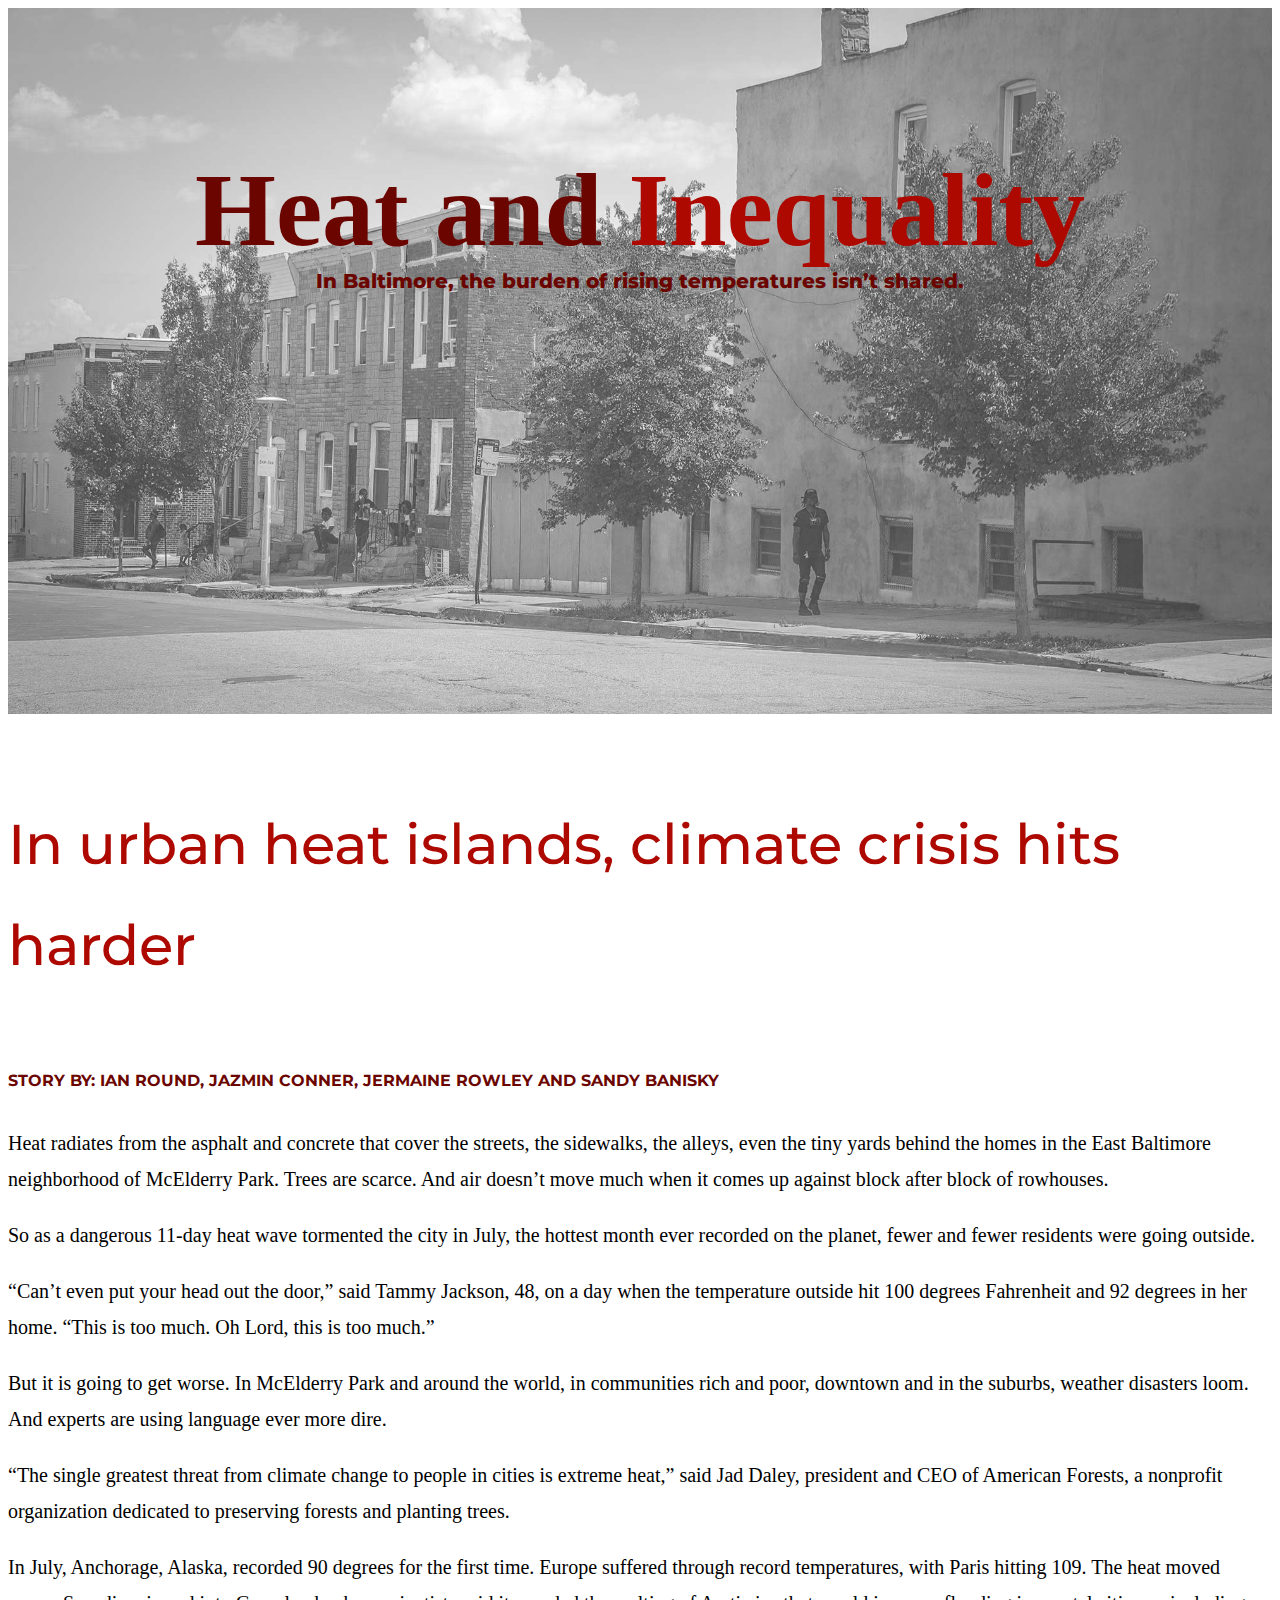
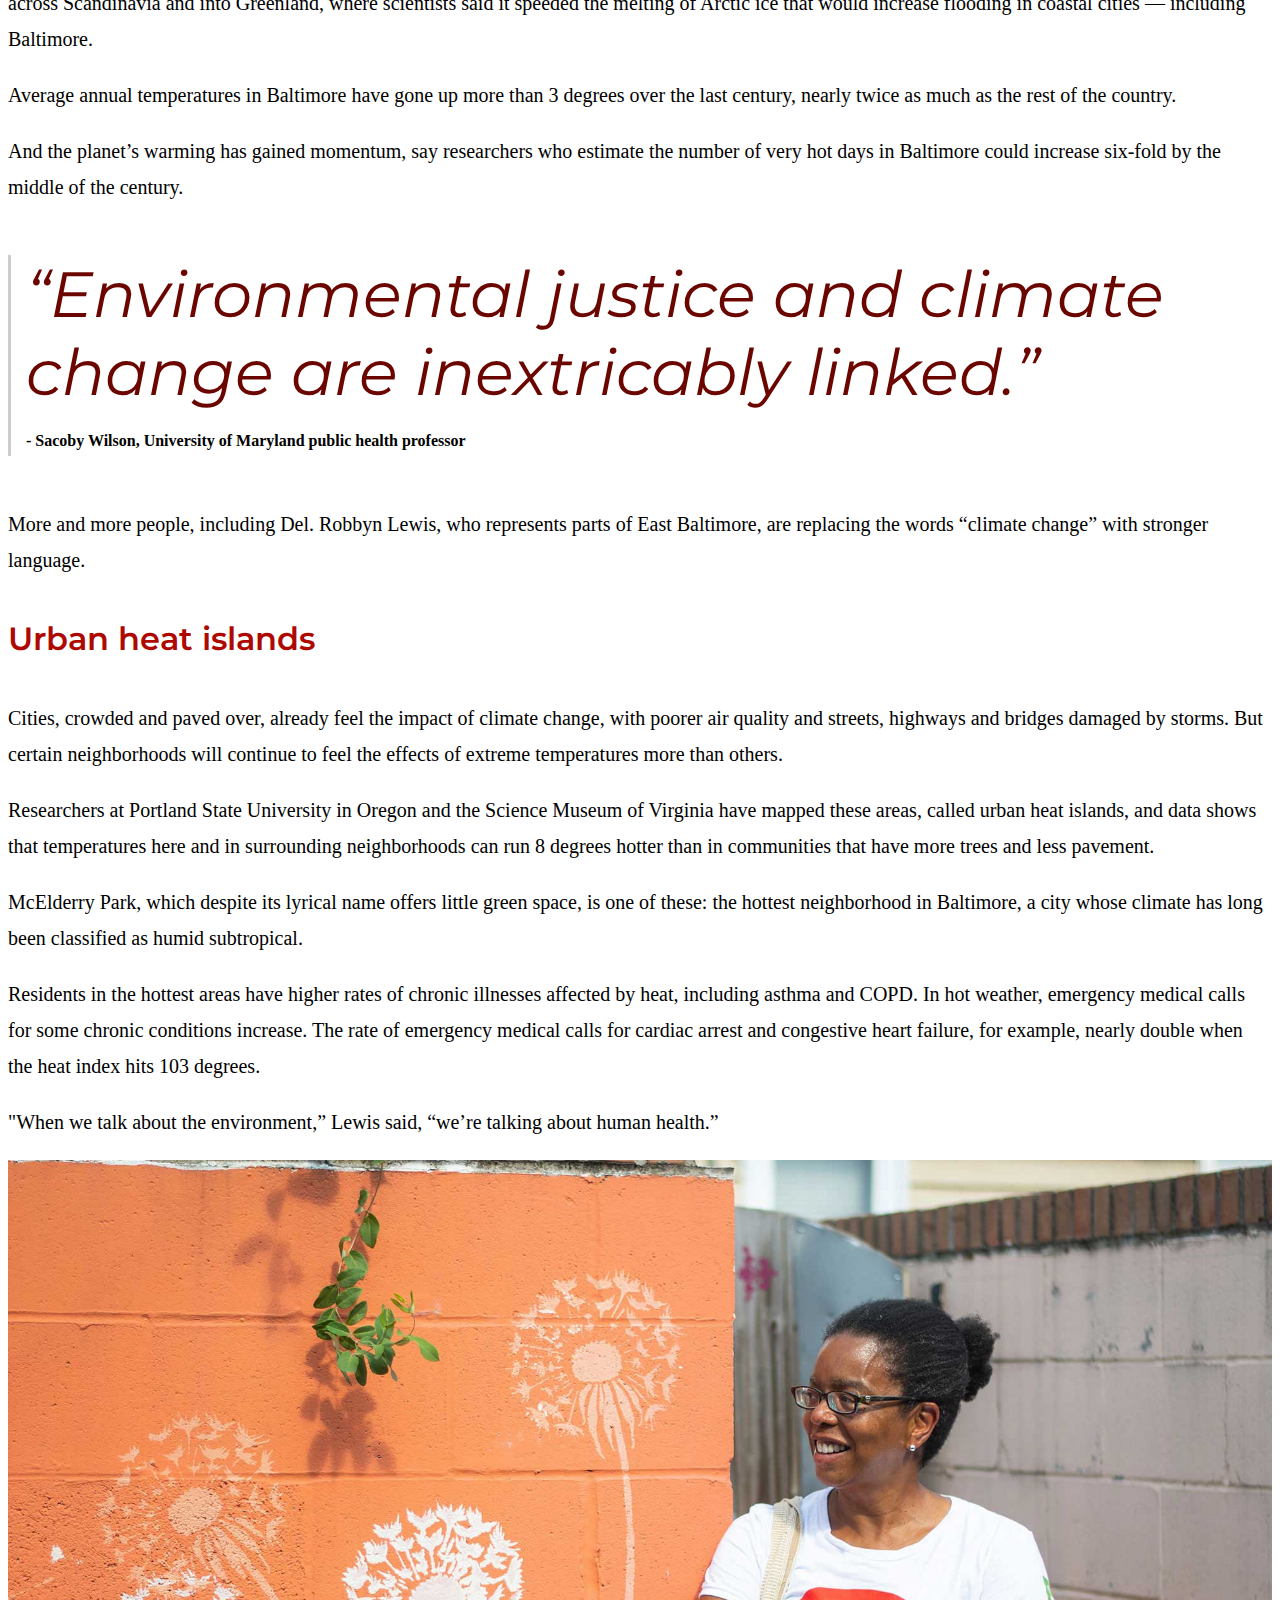
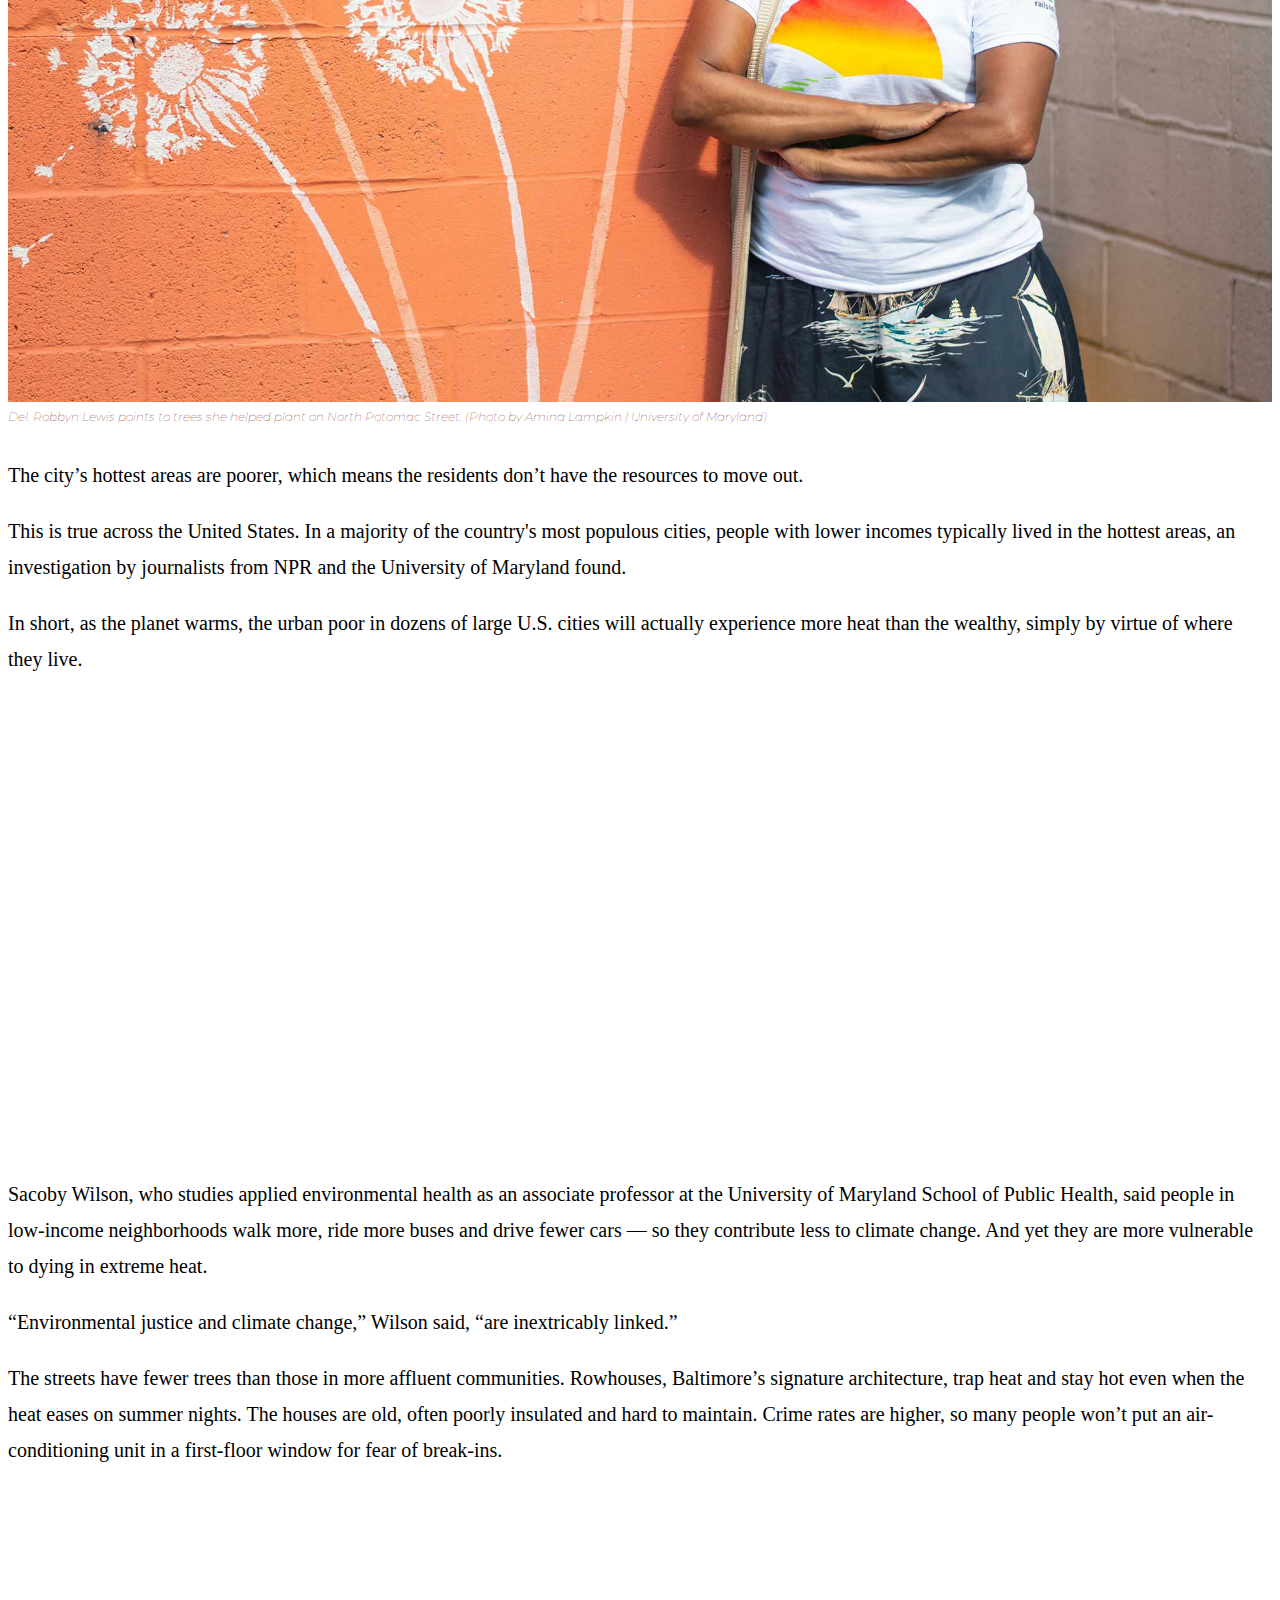
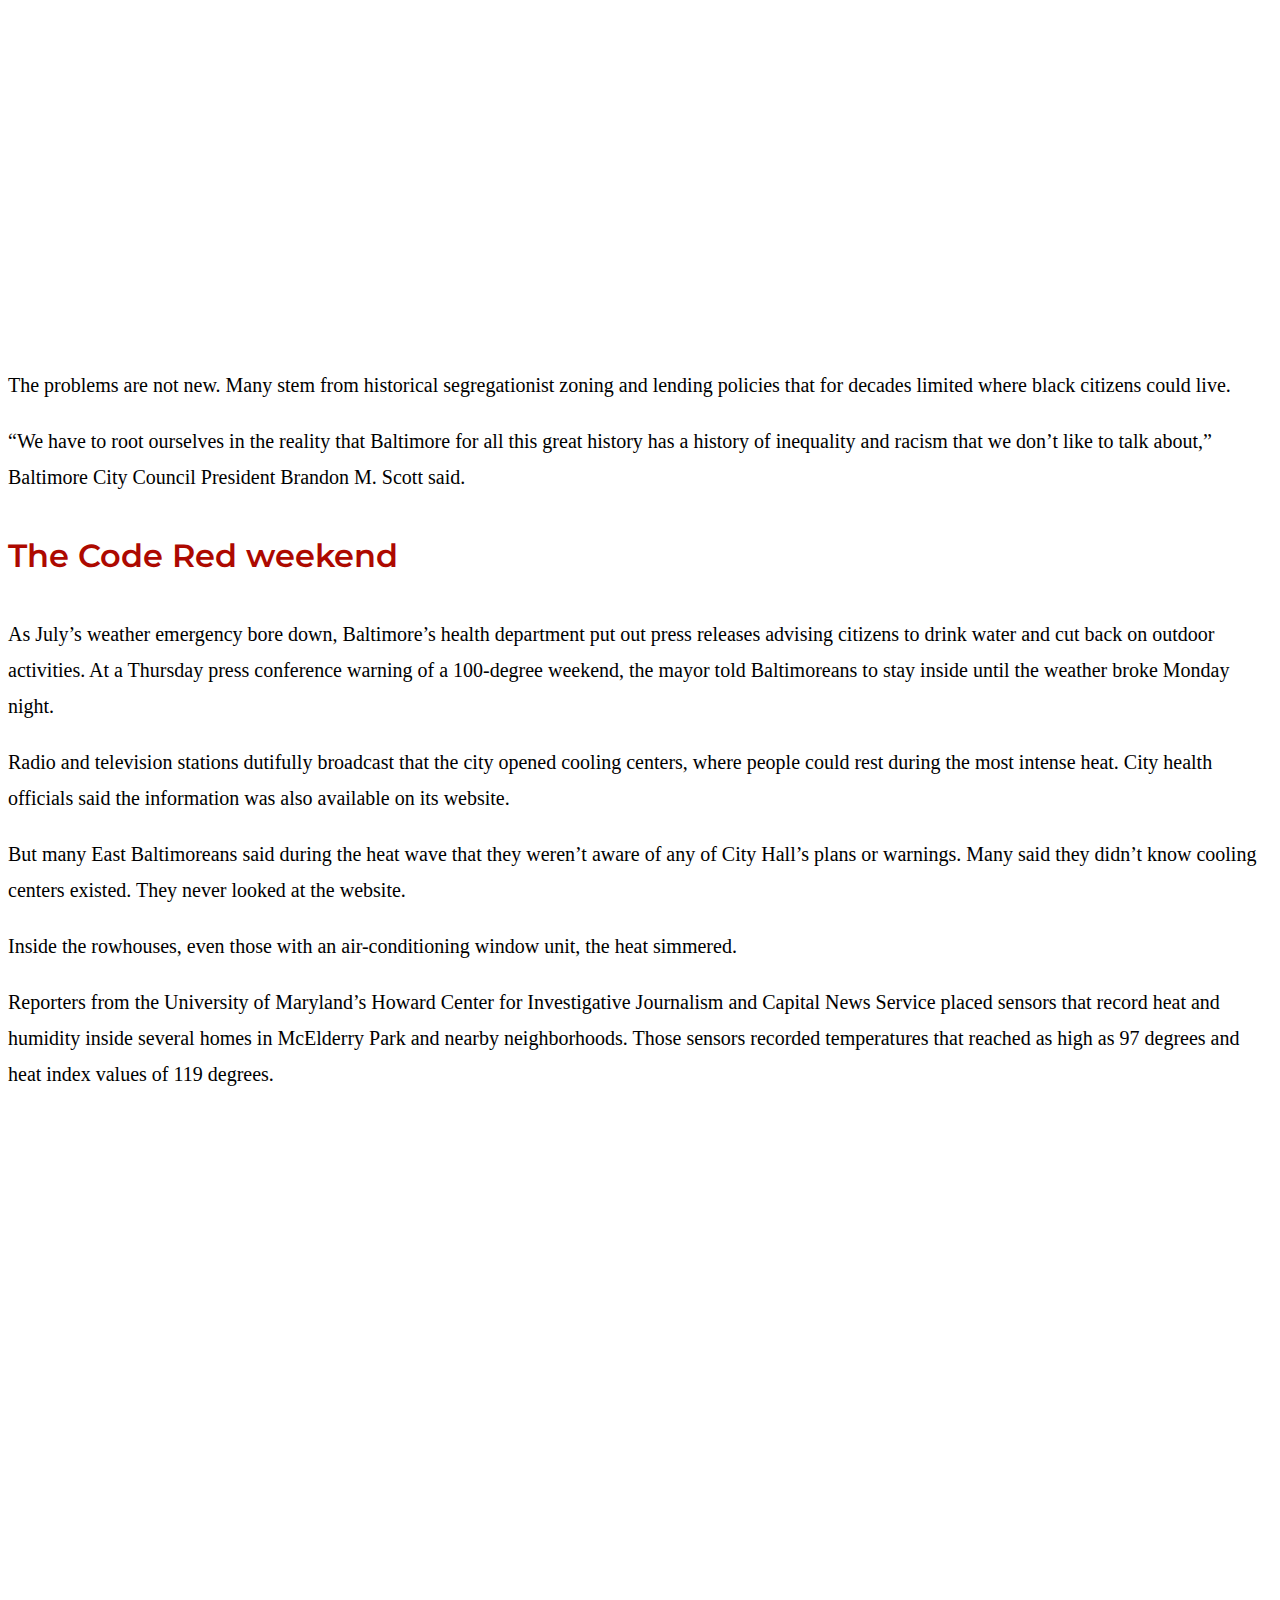
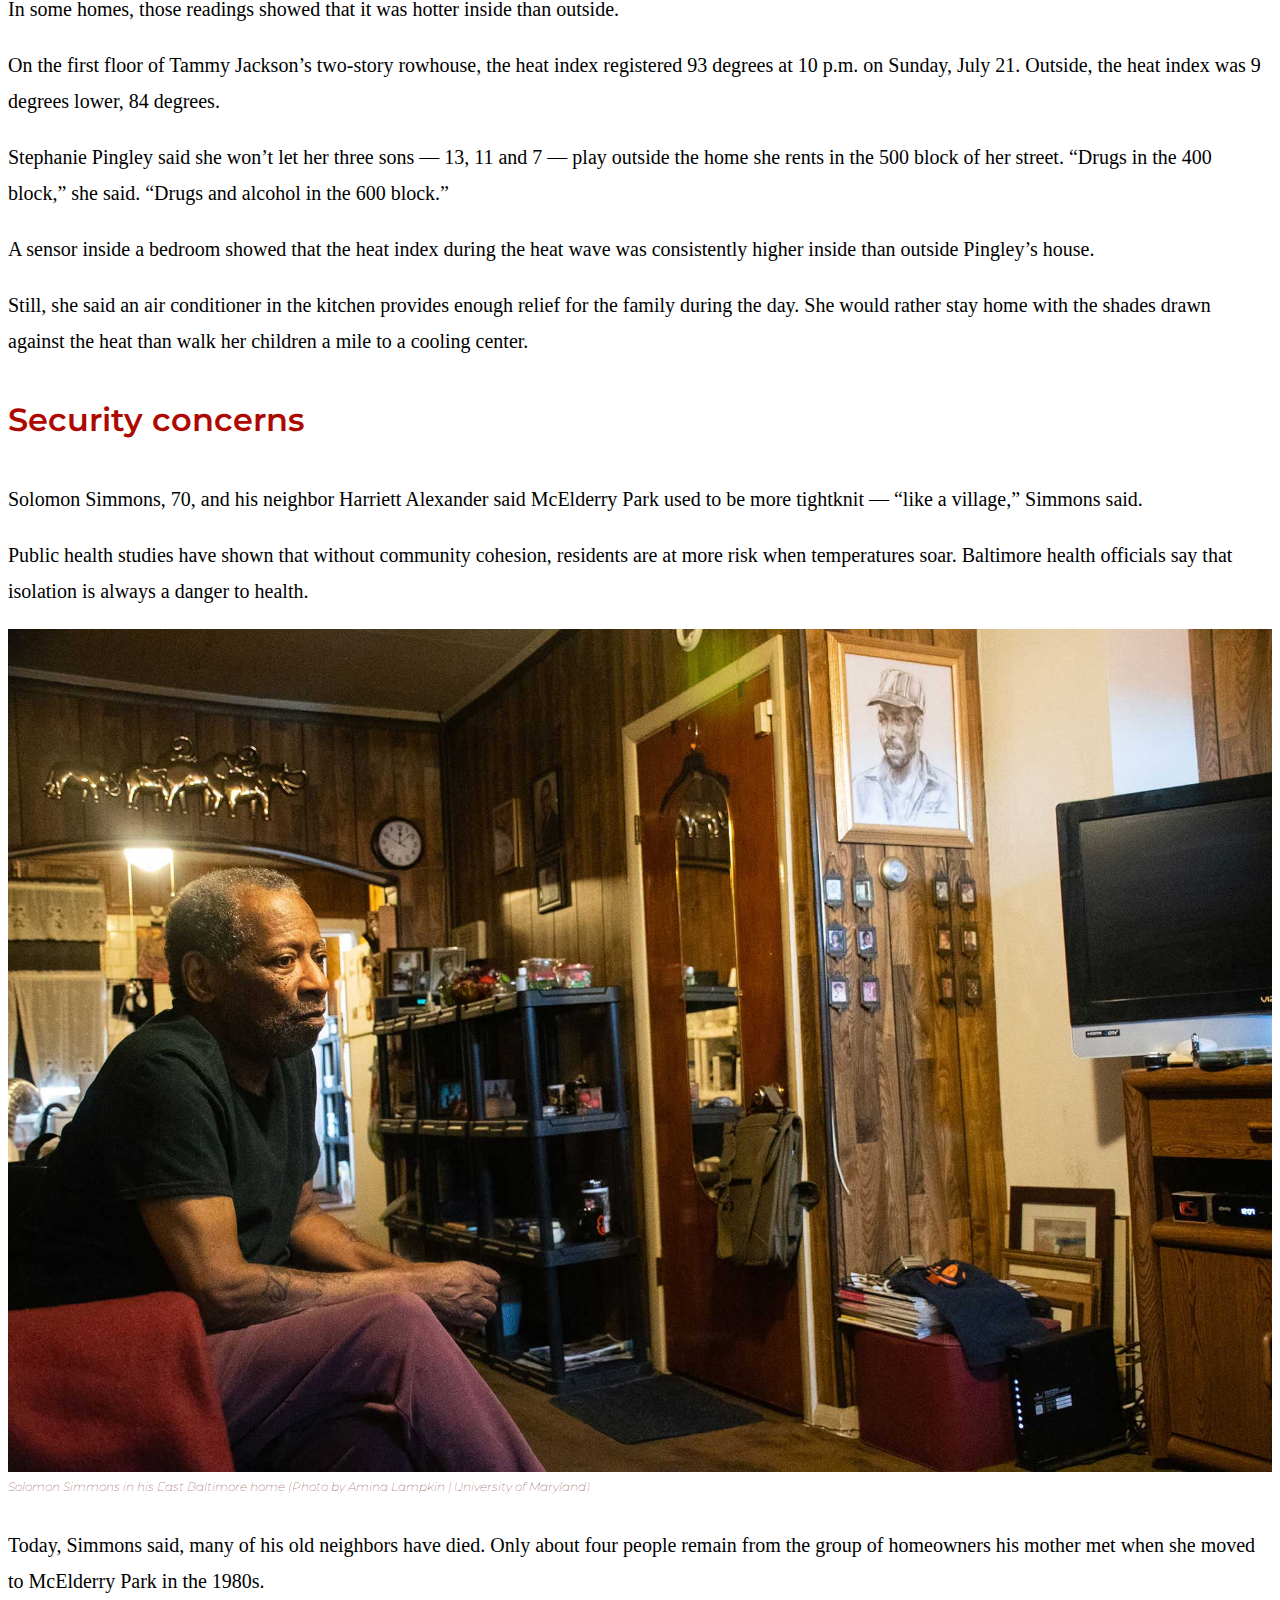
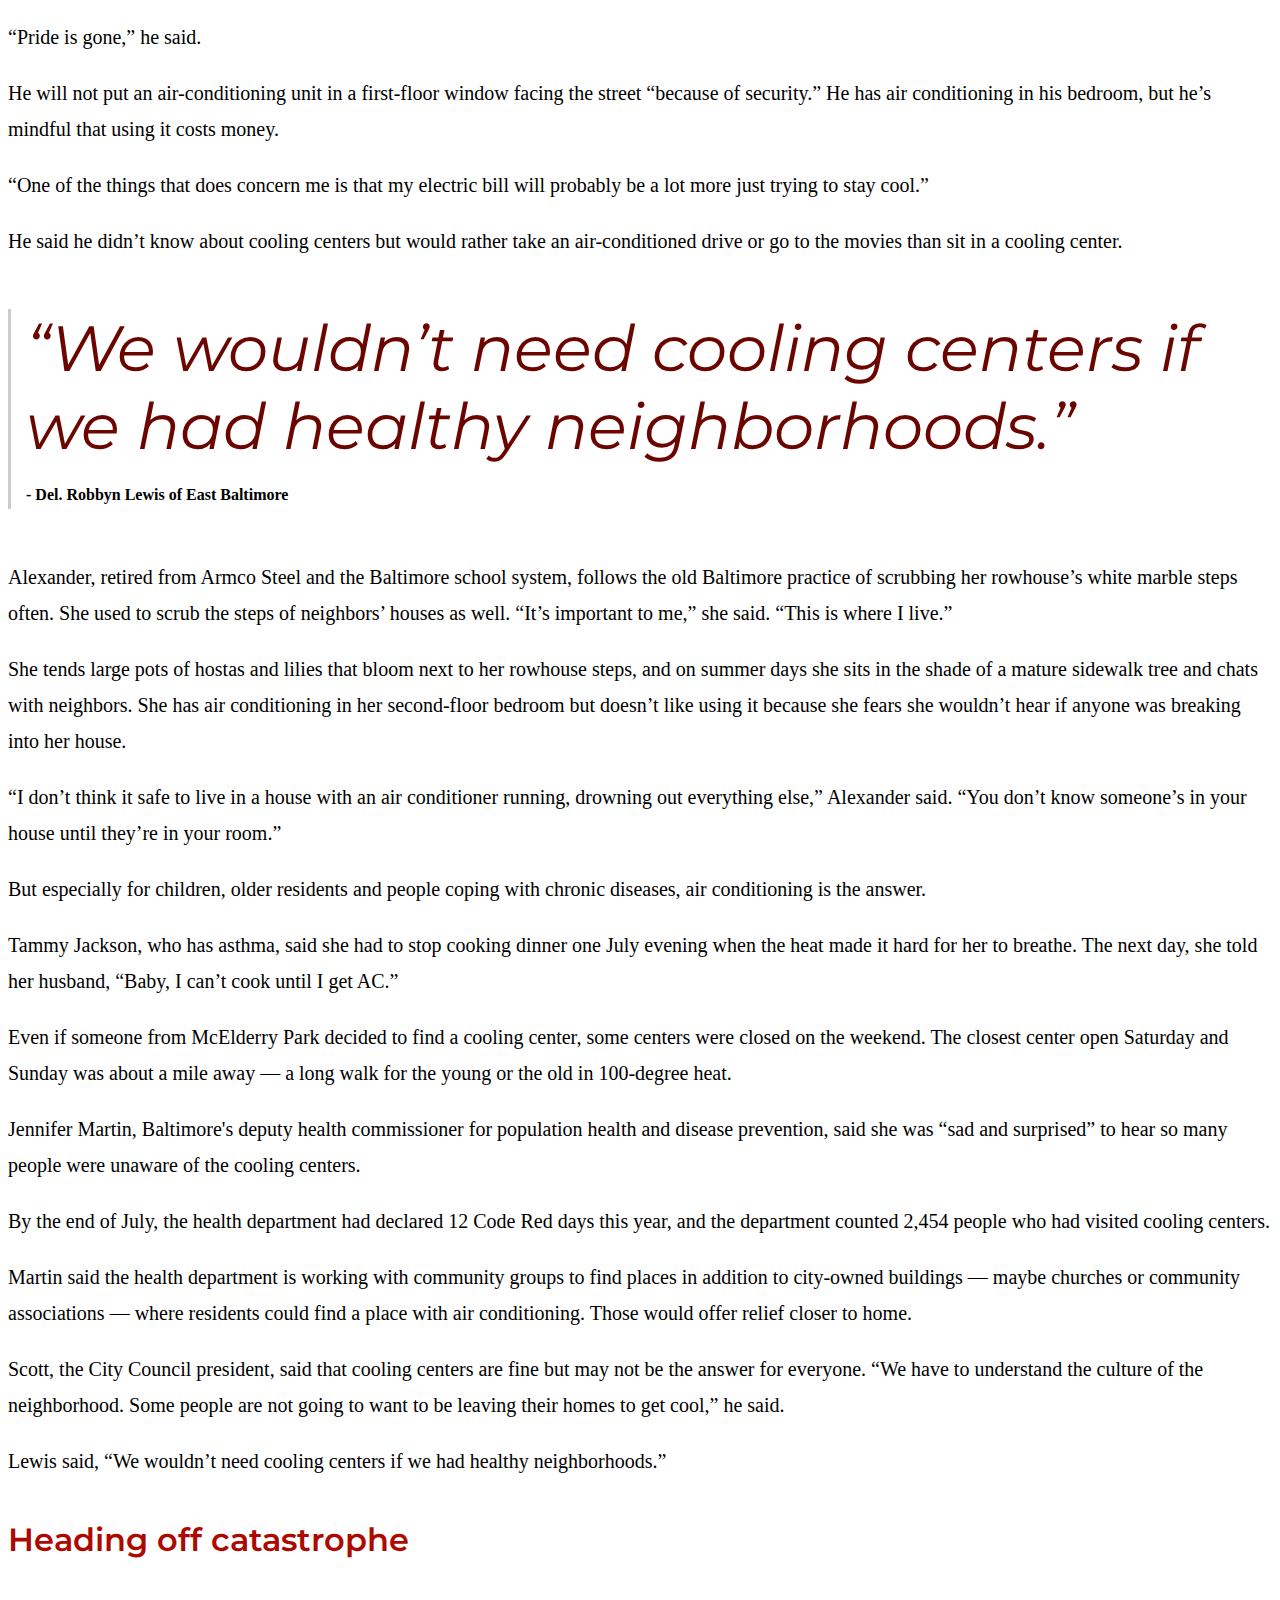
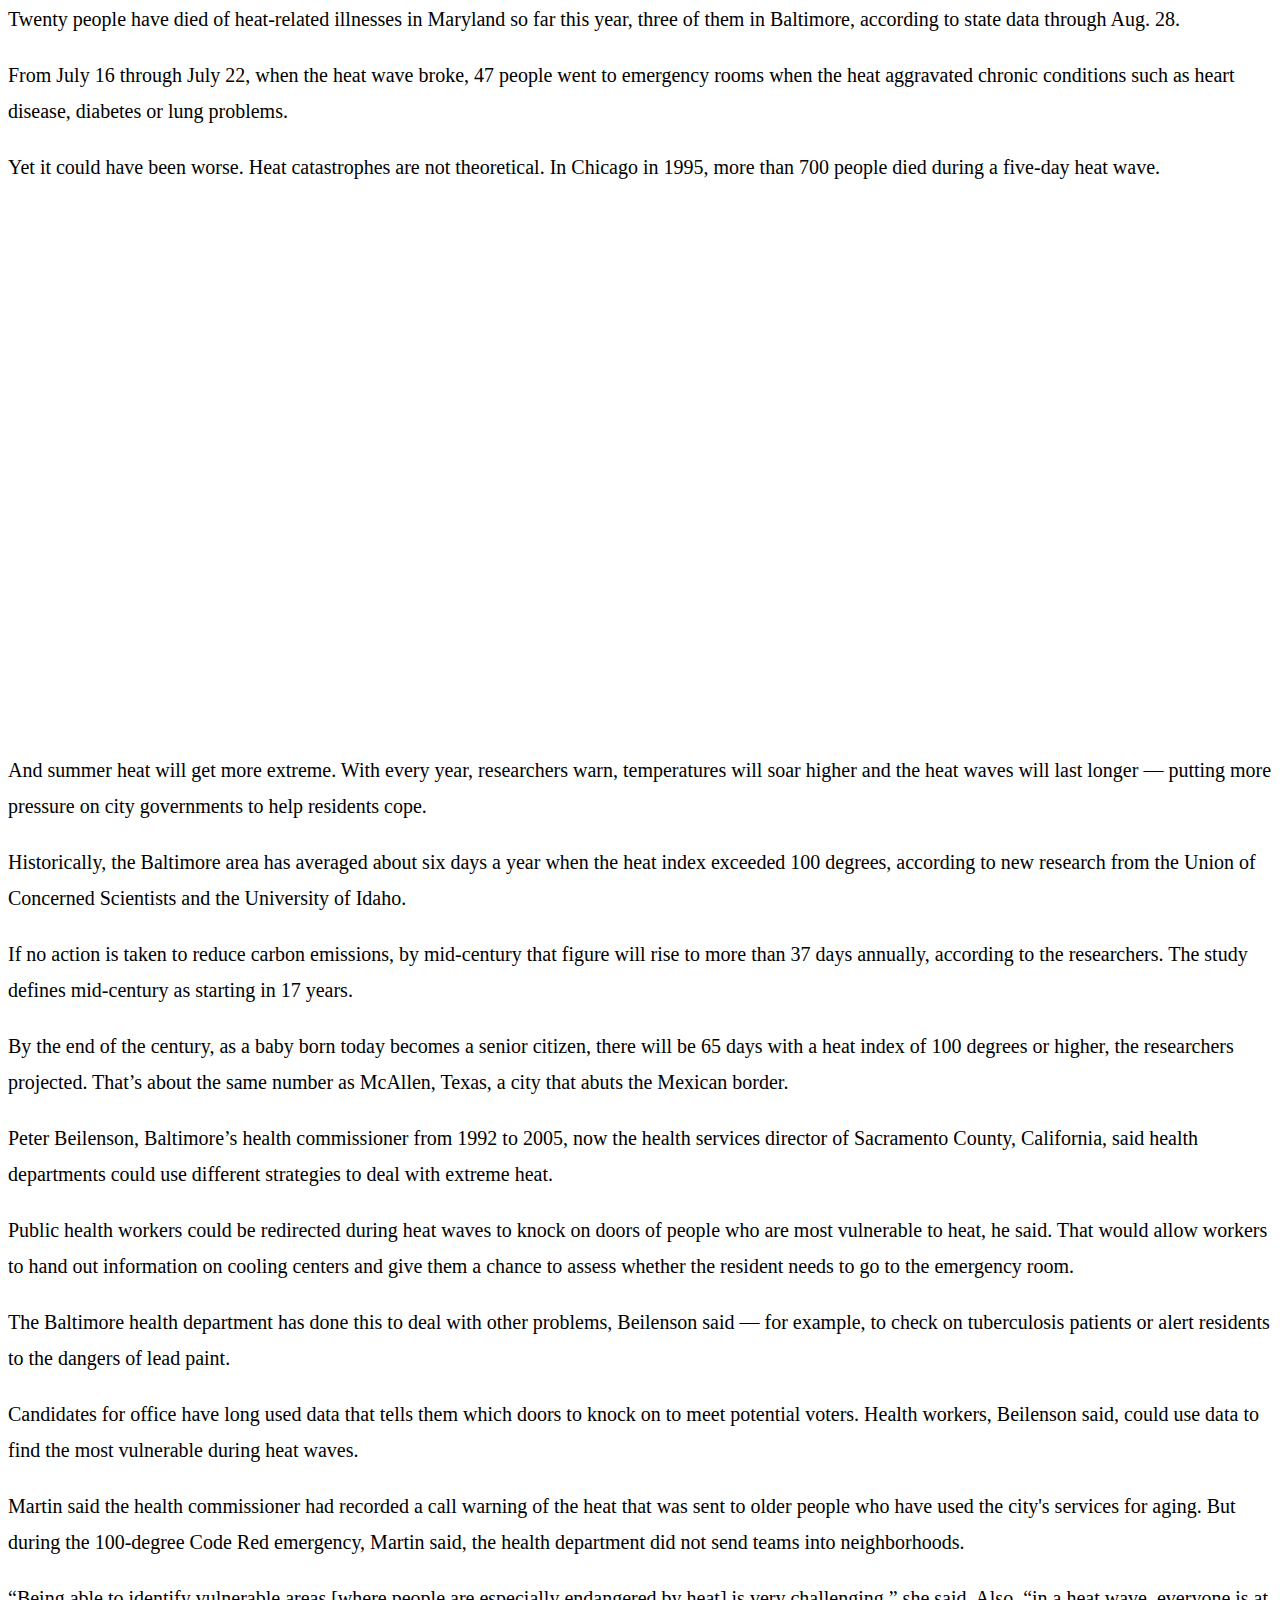
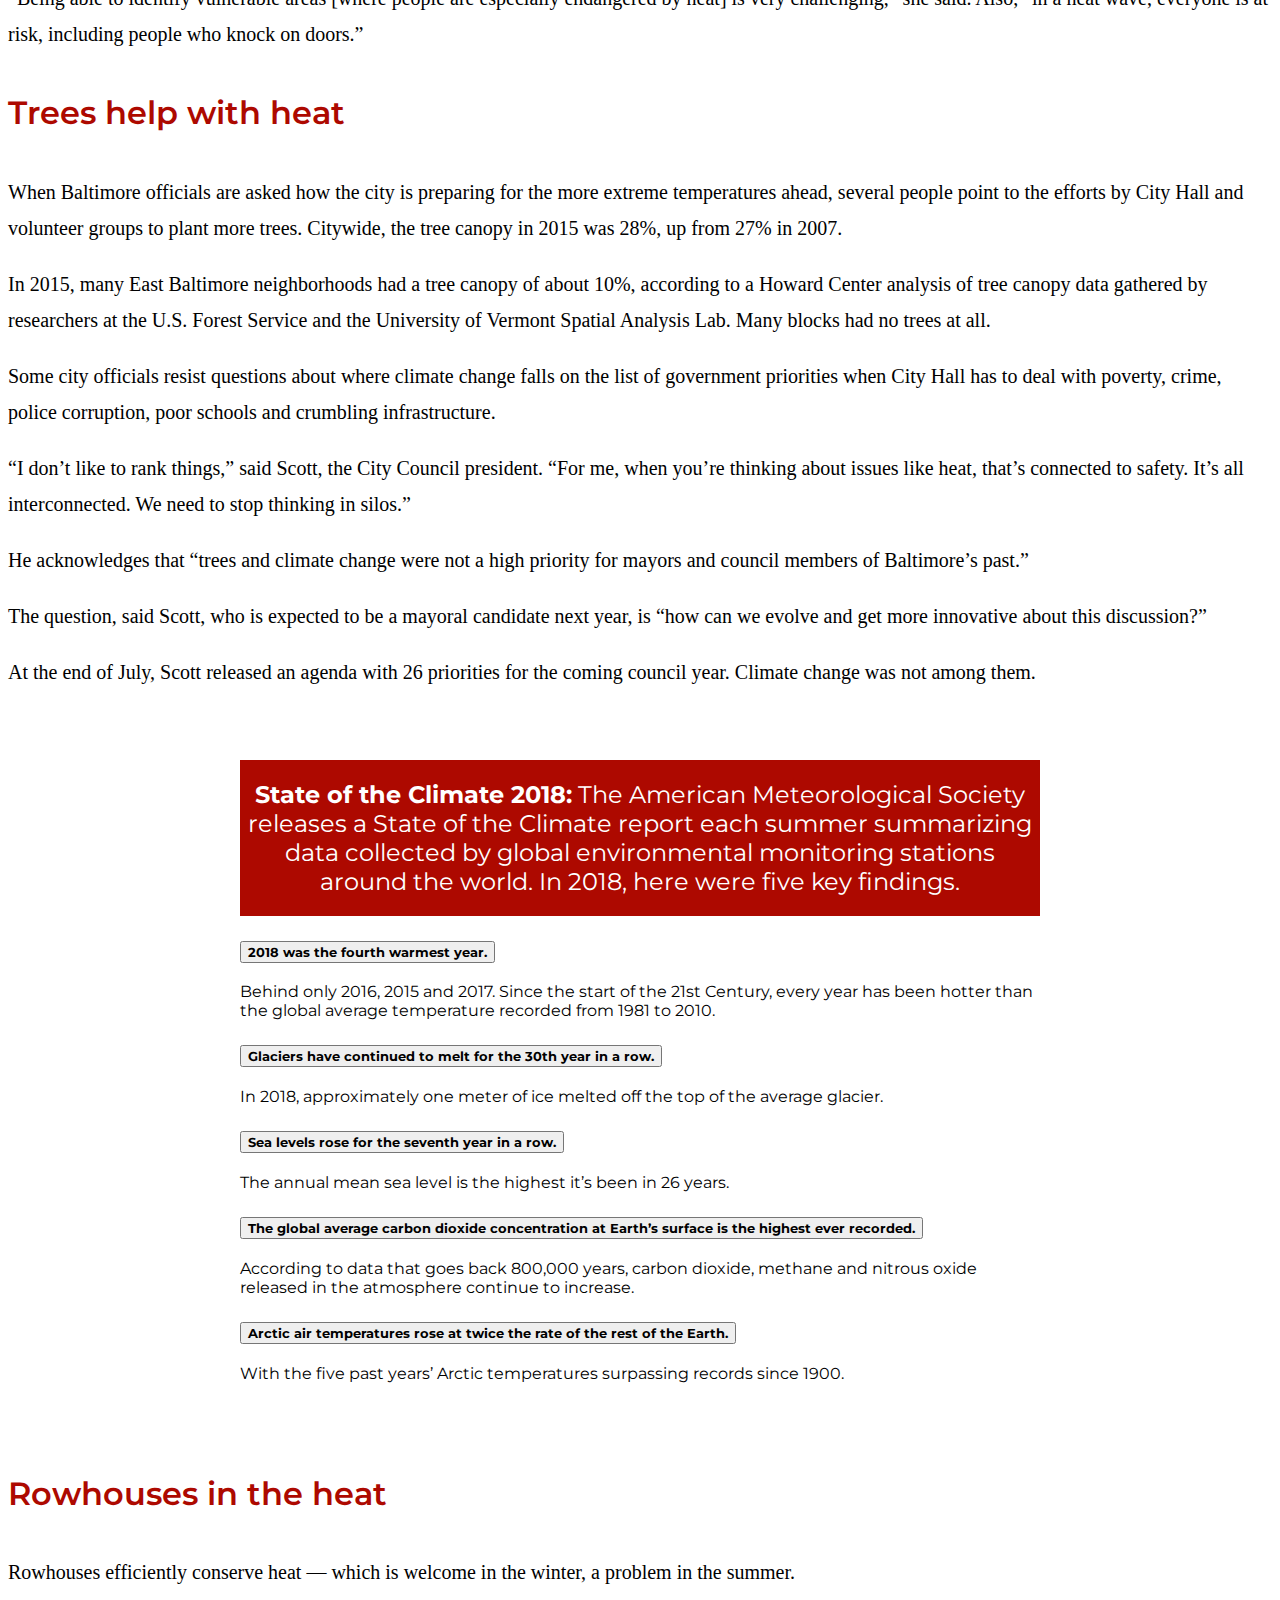
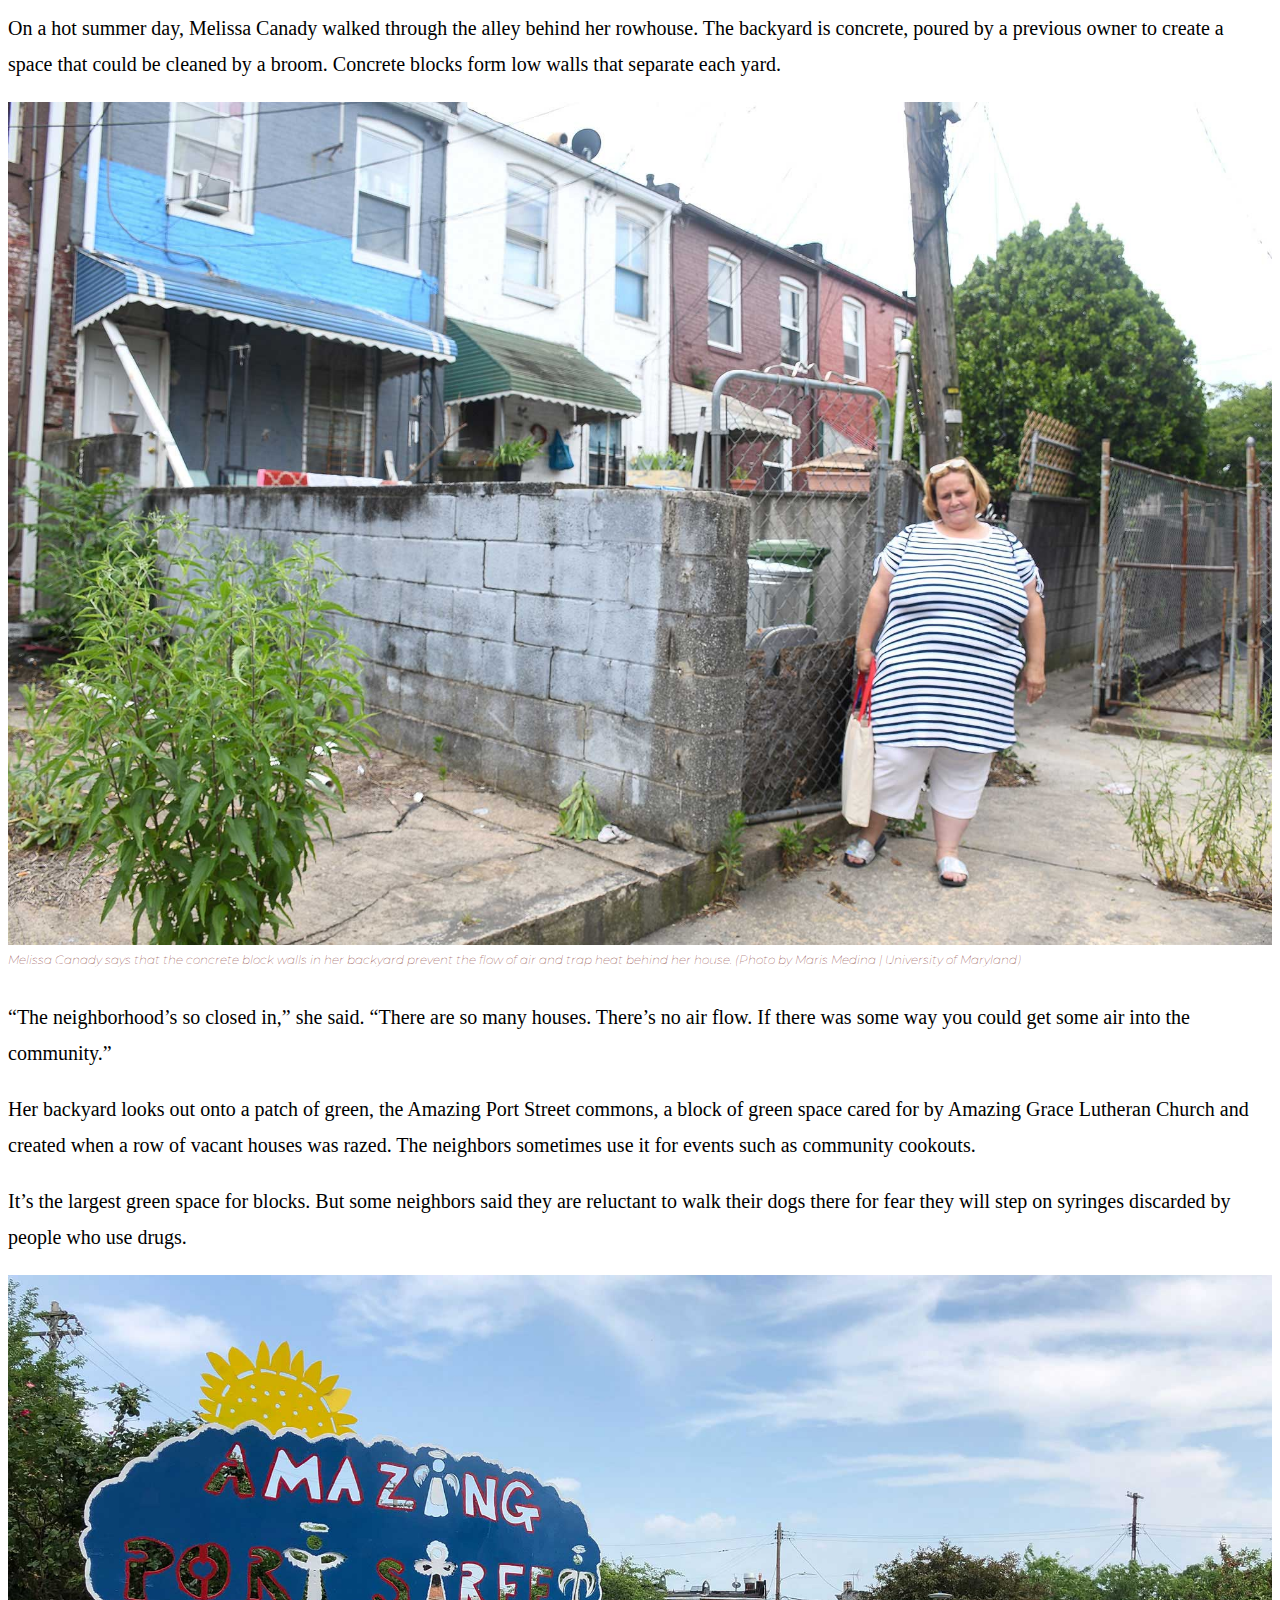
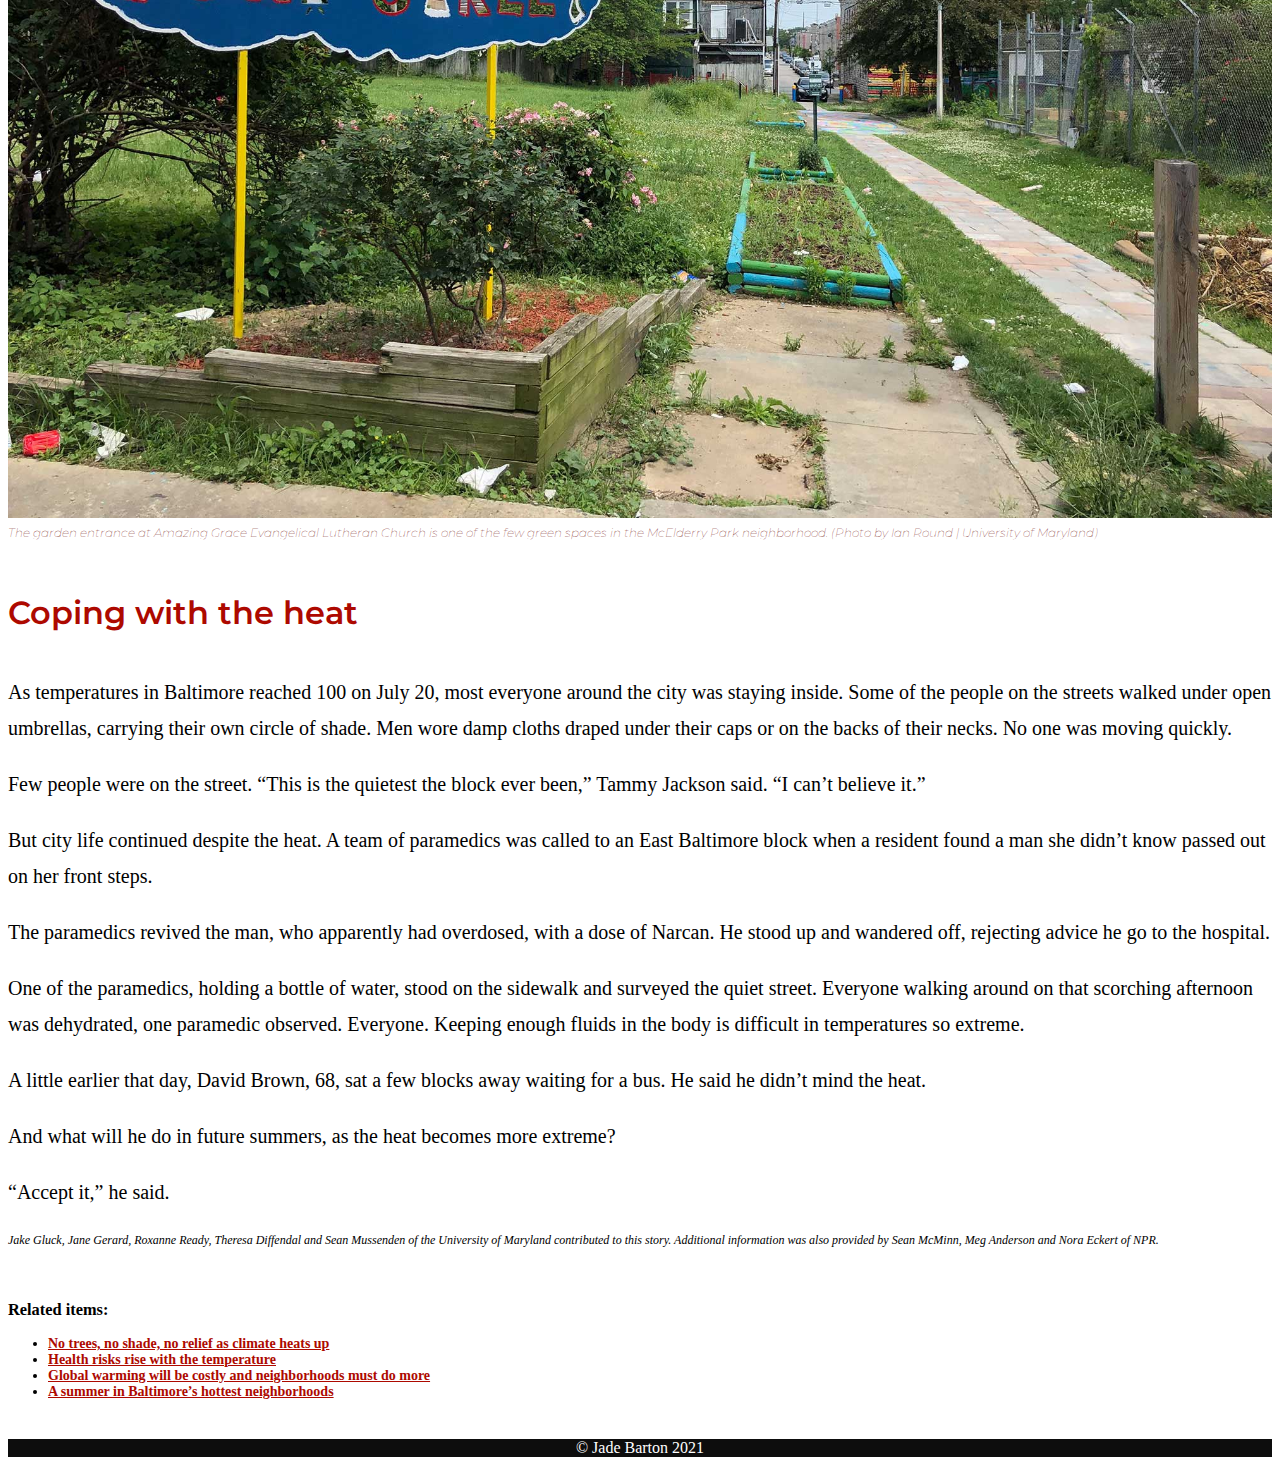
<file: climate-crisis-story/climate-crisis.html>
<!DOCTYPE html>
<html lang="en">
  <head>
    <meta charset="utf-8">
    <meta name="viewport" content="width=device-width, initial-scale=1, shrink-to-fit=no">

    <title>Heat and Inequality: In urban heat islands, climate crisis hits harder</title>
    <meta name="description" content="climate crisis story">

    <meta name="author" content="Jade Barton">

    <!-- Bootstrap CSS and JavaScript -->

    <link href="https://cdn.jsdelivr.net/npm/bootstrap@5.0.1/dist/css/bootstrap.min.css" rel="stylesheet" integrity="sha384-+0n0xVW2eSR5OomGNYDnhzAbDsOXxcvSN1TPprVMTNDbiYZCxYbOOl7+AMvyTG2x" crossorigin="anonymous">
    <script src="https://cdn.jsdelivr.net/npm/bootstrap@5.0.1/dist/js/bootstrap.bundle.min.js" integrity="sha384-gtEjrD/SeCtmISkJkNUaaKMoLD0//ElJ19smozuHV6z3Iehds+3Ulb9Bn9Plx0x4" crossorigin="anonymous"></script>
    <link rel="stylesheet" href="https://cdn.jsdelivr.net/npm/bootstrap-icons@1.5.0/font/bootstrap-icons.css">
    <link rel="stylesheet" type="text/css" href="climate-crisis.css">

<!--Font links-->
<link href="https://fonts.googleapis.com/css2?family=Montserrat:ital,wght@0,200;0,400;0,600;0,700;1,500&display=swap" rel="stylesheet">


 </head>
 <body>
<!--Start of splash-->
  <div class="hero-container">
    <img src="images/JusticeGeorgie.jpg" class="hero-image">
    <div class="overlay">
      <div class="hero-hed"><span class="dark-red"> Heat and </span><span class="red">Inequality</span></div>
      <div class="hero-sub">In Baltimore, the burden of rising temperatures isn’t shared.</div>
    </div>
  </div>

<!--end of splash-->
  <div class="container">

    <p class="headline red">In urban heat islands, climate crisis hits harder</p>

    <p class="byline">STORY BY: IAN ROUND, JAZMIN CONNER, JERMAINE ROWLEY AND SANDY BANISKY</p>

    <p>Heat radiates from the asphalt and concrete that cover the streets, the sidewalks, the alleys, even the tiny yards behind the homes in the East Baltimore neighborhood of McElderry Park. Trees are scarce. And air doesn’t move much when it comes up against block after block of rowhouses.</p>

    <p>So as a dangerous 11-day heat wave tormented the city in July, the hottest month ever recorded on the planet, fewer and fewer residents were going outside.</p>

    <p>“Can’t even put your head out the door,” said Tammy Jackson, 48, on a day when the temperature outside hit 100 degrees Fahrenheit and 92 degrees in her home. “This is too much. Oh Lord, this is too much.”</p>

    <p>But it is going to get worse. In McElderry Park and around the world, in communities rich and poor, downtown and in the suburbs, weather disasters loom. And experts are using language ever more dire.</p>

    <p>“The single greatest threat from climate change to people in cities is extreme heat,” said Jad Daley, president and CEO of American Forests, a nonprofit organization dedicated to preserving forests and planting trees.</p>

    <p>In July, Anchorage, Alaska, recorded 90 degrees for the first time. Europe suffered through record temperatures, with Paris hitting 109. The heat moved across Scandinavia and into Greenland, where scientists said it speeded the melting of Arctic ice that would increase flooding in coastal cities — including Baltimore.</p>

    <p>Average annual temperatures in Baltimore have gone up more than 3 degrees over the last century, nearly twice as much as the rest of the country.</p>

    <p>And the planet’s warming has gained momentum, say researchers who estimate the number of very hot days in Baltimore could increase six-fold by the middle of the century.</p>

    <div class="quote">“Environmental justice and climate change are inextricably linked.”
      <p class="quote-attribute"> - Sacoby Wilson, University of Maryland public health professor</p>
    </div>

    <p>More and more people, including Del. Robbyn Lewis, who represents parts of East Baltimore, are replacing the words “climate change” with stronger language.</p>

    <p class="chapter-headline"> Urban heat islands </p>

    <p>Cities, crowded and paved over, already feel the impact of climate change, with poorer air quality and streets, highways and bridges damaged by storms. But certain neighborhoods will continue to feel the effects of extreme temperatures more than others.</p>

    <p>Researchers at Portland State University in Oregon and the Science Museum of Virginia have mapped these areas, called urban heat islands, and data shows that temperatures here and in surrounding neighborhoods can run 8 degrees hotter than in communities that have more trees and less pavement.</p>

    <p>McElderry Park, which despite its lyrical name offers little green space, is one of these: the hottest neighborhood in Baltimore, a city whose climate has long been classified as humid subtropical.</p>

    <p>Residents in the hottest areas have higher rates of chronic illnesses affected by heat, including asthma and COPD. In hot weather, emergency medical calls for some chronic conditions increase. The rate of emergency medical calls for cardiac arrest and congestive heart failure, for example, nearly double when the heat index hits 103 degrees.</p>

    <p>"When we talk about the environment,” Lewis said, “we’re talking about human health.”</p>

    <div id="picture">
      <img class="image"src="images/delegatelewis.jpg" alt="Delegate Robbyn Lewis"/>
      <p class="caption"> Del. Robbyn Lewis points to trees she helped plant on North Potomac Street. (Photo by Amina Lampkin | University of Maryland)</p>
    </div>

    <p>The city’s hottest areas are poorer, which means the residents don’t have the resources to move out.</p>

    <p>This is true across the United States. In a majority of the country's most populous cities, people with lower incomes typically lived in the hottest areas, an investigation by journalists from NPR and the University of Maryland found.</p>

    <p>In short, as the planet warms, the urban poor in dozens of large U.S. cities will actually experience more heat than the wealthy, simply by virtue of where they live.</p>

    <div class="graphic">
      <iframe title="The relationship between summer temperature and poverty in Baltimore" aria-label="chart" id="datawrapper-chart-WOva2" src="https://datawrapper.dwcdn.net/WOva2/1/" scrolling="no" frameborder="0" style="width: 0; min-width: 100% !important; border: none;" height="400"></iframe><script type="text/javascript">!function(){"use strict";window.addEventListener("message",(function(e){if(void 0!==e.data["datawrapper-height"]){var t=document.querySelectorAll("iframe");for(var a in e.data["datawrapper-height"])for(var r=0;r<t.length;r++){if(t[r].contentWindow===e.source)t[r].style.height=e.data["datawrapper-height"][a]+"px"}}}))}();
      </script>
    </div>

    <p>Sacoby Wilson, who studies applied environmental health as an associate professor at the University of Maryland School of Public Health, said people in low-income neighborhoods walk more, ride more buses and drive fewer cars — so they contribute less to climate change. And yet they are more vulnerable to dying in extreme heat.</p>

  <p>“Environmental justice and climate change,” Wilson said, “are inextricably linked.”</p>

  <p>The streets have fewer trees than those in more affluent communities. Rowhouses, Baltimore’s signature architecture, trap heat and stay hot even when the heat eases on summer nights. The houses are old, often poorly insulated and hard to maintain. Crime rates are higher, so many people won’t put an air-conditioning unit in a first-floor window for fear of break-ins.</p>

  <div class="graphic">
    <iframe title="Summer temperature and violence" aria-label="chart" id="datawrapper-chart-wWhcp" src="https://datawrapper.dwcdn.net/wWhcp/1/" scrolling="no" frameborder="0" style="width: 0; min-width: 100% !important; border: none;" height="400"></iframe><script type="text/javascript">!function(){"use strict";window.addEventListener("message",(function(e){if(void 0!==e.data["datawrapper-height"]){var t=document.querySelectorAll("iframe");for(var a in e.data["datawrapper-height"])for(var r=0;r<t.length;r++){if(t[r].contentWindow===e.source)t[r].style.height=e.data["datawrapper-height"][a]+"px"}}}))}();
    </script>
  </div>

  <p>The problems are not new. Many stem from historical segregationist zoning and lending policies that for decades limited where black citizens could live.</p>

  <p>“We have to root ourselves in the reality that Baltimore for all this great history has a history of inequality and racism that we don’t like to talk about,” Baltimore City Council President Brandon M. Scott said.</p>

  <p class="chapter-headline"> The Code Red weekend </p>

  <p>As July’s weather emergency bore down, Baltimore’s health department put out press releases advising citizens to drink water and cut back on outdoor activities. At a Thursday press conference warning of a 100-degree weekend, the mayor told Baltimoreans to stay inside until the weather broke Monday night.</p>

  <p>Radio and television stations dutifully broadcast that the city opened cooling centers, where people could rest during the most intense heat. City health officials said the information was also available on its website.</p>

  <p>But many East Baltimoreans said during the heat wave that they weren’t aware of any of City Hall’s plans or warnings. Many said they didn’t know cooling centers existed. They never looked at the website.</p>

  <p>Inside the rowhouses, even those with an air-conditioning window unit, the heat simmered.</p>

  <p>Reporters from the University of Maryland’s Howard Center for Investigative Journalism and Capital News Service placed sensors that record heat and humidity inside several homes in McElderry Park and nearby neighborhoods. Those sensors recorded temperatures that reached as high as 97 degrees and heat index values of 119 degrees.</p>

  <div class="graphic">
    <iframe title="Indoor and outdoor heat index during Baltimore heat wave, July 16-22, 2019" aria-label="Interactive line chart" id="datawrapper-chart-9Rp7H" src="https://datawrapper.dwcdn.net/9Rp7H/1/" scrolling="no" frameborder="0" style="width: 0; min-width: 100% !important; border: none;" height="400"></iframe><script type="text/javascript">!function(){"use strict";window.addEventListener("message",(function(e){if(void 0!==e.data["datawrapper-height"]){var t=document.querySelectorAll("iframe");for(var a in e.data["datawrapper-height"])for(var r=0;r<t.length;r++){if(t[r].contentWindow===e.source)t[r].style.height=e.data["datawrapper-height"][a]+"px"}}}))}();
    </script>
  </div>

  <p>In some homes, those readings showed that it was hotter inside than outside.</p>

  <p>On the first floor of Tammy Jackson’s two-story rowhouse, the heat index registered 93 degrees at 10 p.m. on Sunday, July 21. Outside, the heat index was 9 degrees lower, 84 degrees.</p>

  <p>Stephanie Pingley said she won’t let her three sons — 13, 11 and 7 — play outside the home she rents in the 500 block of her street. “Drugs in the 400 block,” she said. “Drugs and alcohol in the 600 block.”</p>

  <p>A sensor inside a bedroom showed that the heat index during the heat wave was consistently higher inside than outside Pingley’s house.</p>

  <p>Still, she said an air conditioner in the kitchen provides enough relief for the family during the day. She would rather stay home with the shades drawn against the heat than walk her children a mile to a cooling center.</p>

  <p class="chapter-headline"> Security concerns </p>

  <p>Solomon Simmons, 70, and his neighbor Harriett Alexander said McElderry Park used to be more tightknit — “like a village,” Simmons said.</p>

  <p>Public health studies have shown that without community cohesion, residents are at more risk when temperatures soar. Baltimore health officials say that isolation is always a danger to health.</p>

  <div id="picture">
    <img class="image"src="images/SolomonSimmons.jpg" alt="Solomon Simmons"/>
    <p class="caption"> Solomon Simmons in his East Baltimore home (Photo by Amina Lampkin | University of Maryland)</p>
  </div>


  <p>Today, Simmons said, many of his old neighbors have died. Only about four people remain from the group of homeowners his mother met when she moved to McElderry Park in the 1980s.</p>

  <p>“Pride is gone,” he said.</p>

  <p>He will not put an air-conditioning unit in a first-floor window facing the street “because of security.” He has air conditioning in his bedroom, but he’s mindful that using it costs money.</p>

  <p>“One of the things that does concern me is that my electric bill will probably be a lot more just trying to stay cool.”</p>

  <p>He said he didn’t know about cooling centers but would rather take an air-conditioned drive or go to the movies than sit in a cooling center.</p>

  <div class="quote">“We wouldn’t need cooling centers if we had healthy neighborhoods.”
    <p class="quote-attribute"> - Del. Robbyn Lewis of East Baltimore</p>
  </div>

  <p>Alexander, retired from Armco Steel and the Baltimore school system, follows the old Baltimore practice of scrubbing her rowhouse’s white marble steps often. She used to scrub the steps of neighbors’ houses as well. “It’s important to me,” she said. “This is where I live.”</p>

  <p>She tends large pots of hostas and lilies that bloom next to her rowhouse steps, and on summer days she sits in the shade of a mature sidewalk tree and chats with neighbors. She has air conditioning in her second-floor bedroom but doesn’t like using it because she fears she wouldn’t hear if anyone was breaking into her house.</p>

  <p>“I don’t think it safe to live in a house with an air conditioner running, drowning out everything else,” Alexander said. “You don’t know someone’s in your house until they’re in your room.”</p>

  <p>But especially for children, older residents and people coping with chronic diseases, air conditioning is the answer.</p>

  <p>Tammy Jackson, who has asthma, said she had to stop cooking dinner one July evening when the heat made it hard for her to breathe. The next day, she told her husband, “Baby, I can’t cook until I get AC.”</p>

  <p>Even if someone from McElderry Park decided to find a cooling center, some centers were closed on the weekend. The closest center open Saturday and Sunday was about a mile away — a long walk for the young or the old in 100-degree heat.</p>

  <p>Jennifer Martin, Baltimore's deputy health commissioner for population health and disease prevention, said she was “sad and surprised” to hear so many people were unaware of the cooling centers.</p>

  <p>By the end of July, the health department had declared 12 Code Red days this year, and the department counted 2,454 people who had visited cooling centers.</p>

  <p>Martin said the health department is working with community groups to find places in addition to city-owned buildings — maybe churches or community associations — where residents could find a place with air conditioning. Those would offer relief closer to home.</p>

  <p>Scott, the City Council president, said that cooling centers are fine but may not be the answer for everyone. “We have to understand the culture of the neighborhood. Some people are not going to want to be leaving their homes to get cool,” he said.</p>

  <p>Lewis said, “We wouldn’t need cooling centers if we had healthy neighborhoods.”</p>

  <p class="chapter-headline"> Heading off catastrophe </p>

  <p>Twenty people have died of heat-related illnesses in Maryland so far this year, three of them in Baltimore, according to state data through Aug. 28.</p>

  <p>From July 16 through July 22, when the heat wave broke, 47 people went to emergency rooms when the heat aggravated chronic conditions such as heart disease, diabetes or lung problems.</p>

  <p>Yet it could have been worse. Heat catastrophes are not theoretical. In Chicago in 1995, more than 700 people died during a five-day heat wave.</p>

  <div class="graphic">
    <iframe title="Baltimore has more than its share of heat-related deaths in Maryland" aria-label="Grouped Bars" id="datawrapper-chart-3te8v" src="https://datawrapper.dwcdn.net/3te8v/2/" scrolling="no" frameborder="0" style="width: 0; min-width: 100% !important; border: none;" height="468"></iframe><script type="text/javascript">!function(){"use strict";window.addEventListener("message",(function(e){if(void 0!==e.data["datawrapper-height"]){var t=document.querySelectorAll("iframe");for(var a in e.data["datawrapper-height"])for(var r=0;r<t.length;r++){if(t[r].contentWindow===e.source)t[r].style.height=e.data["datawrapper-height"][a]+"px"}}}))}();
    </script>
  </div>

  <p>And summer heat will get more extreme. With every year, researchers warn, temperatures will soar higher and the heat waves will last longer — putting more pressure on city governments to help residents cope.</p>

  <p>Historically, the Baltimore area has averaged about six days a year when the heat index exceeded 100 degrees, according to new research from the Union of Concerned Scientists and the University of Idaho.</p>

  <p>If no action is taken to reduce carbon emissions, by mid-century that figure will rise to more than 37 days annually, according to the researchers. The study defines mid-century as starting in 17 years.</p>

  <p>By the end of the century, as a baby born today becomes a senior citizen, there will be 65 days with a heat index of 100 degrees or higher, the researchers projected. That’s about the same number as McAllen, Texas, a city that abuts the Mexican border.</p>

  <p>Peter Beilenson, Baltimore’s health commissioner from 1992 to 2005, now the health services director of Sacramento County, California, said health departments could use different strategies to deal with extreme heat.</p>

  <p>Public health workers could be redirected during heat waves to knock on doors of people who are most vulnerable to heat, he said. That would allow workers to hand out information on cooling centers and give them a chance to assess whether the resident needs to go to the emergency room.</p>

  <p>The Baltimore health department has done this to deal with other problems, Beilenson said — for example, to check on tuberculosis patients or alert residents to the dangers of lead paint.</p>

  <p>Candidates for office have long used data that tells them which doors to knock on to meet potential voters. Health workers, Beilenson said, could use data to find the most vulnerable during heat waves.</p>

  <p>Martin said the health commissioner had recorded a call warning of the heat that was sent to older people who have used the city's services for aging. But during the 100-degree Code Red emergency, Martin said, the health department did not send teams into neighborhoods.</p>

  <p>“Being able to identify vulnerable areas [where people are especially endangered by heat] is very challenging,” she said. Also, “in a heat wave, everyone is at risk, including people who knock on doors.”</p>

  <p class="chapter-headline"> Trees help with heat </p>

  <p>When Baltimore officials are asked how the city is preparing for the more extreme temperatures ahead, several people point to the efforts by City Hall and volunteer groups to plant more trees. Citywide, the tree canopy in 2015 was 28%, up from 27% in 2007.</p>

  <p>In 2015, many East Baltimore neighborhoods had a tree canopy of about 10%, according to a Howard Center analysis of tree canopy data gathered by researchers at the U.S. Forest Service and the University of Vermont Spatial Analysis Lab. Many blocks had no trees at all.</p>

  <p>Some city officials resist questions about where climate change falls on the list of government priorities when City Hall has to deal with poverty, crime, police corruption, poor schools and crumbling infrastructure.</p>

  <p>“I don’t like to rank things,” said Scott, the City Council president. “For me, when you’re thinking about issues like heat, that’s connected to safety. It’s all interconnected. We need to stop thinking in silos.”</p>

  <p>He acknowledges that “trees and climate change were not a high priority for mayors and council members of Baltimore’s past.”</p>

  <p>The question, said Scott, who is expected to be a mayoral candidate next year, is “how can we evolve and get more innovative about this discussion?”</p>

  <p>At the end of July, Scott released an agenda with 26 priorities for the coming council year. Climate change was not among them.</p>

<!--sidebar start-->

  <div class="accordion accordion-flush" id="accordionFlushExample">
  <div class="accordion-item">
      <button class="sidebar">
        <span class="sidebar-head">State of the Climate 2018:</span> The American Meteorological Society releases a State of the Climate report each summer summarizing data collected by global environmental monitoring stations around the world. In 2018, here were five key findings.
      </button>
  </div>
  <div class="accordion-item">
    <h2 class="accordion-header" id="flush-headingTwo">
      <button class="accordion-button collapsed" type="button" data-bs-toggle="collapse" data-bs-target="#flush-collapseTwo" aria-expanded="false" aria-controls="flush-collapseTwo">
        2018 was the fourth warmest year.
      </button>
    </h2>
    <div id="flush-collapseTwo" class="accordion-collapse collapse" aria-labelledby="flush-headingTwo" data-bs-parent="#accordionFlushExample">
      <div class="accordion-body">Behind only 2016, 2015 and 2017. Since the start of the 21st Century, every year has been hotter than the global average temperature recorded from 1981 to 2010.</div>
    </div>
  </div>
  <div class="accordion-item">
    <h2 class="accordion-header" id="flush-headingThree">
      <button class="accordion-button collapsed" type="button" data-bs-toggle="collapse" data-bs-target="#flush-collapseThree" aria-expanded="false" aria-controls="flush-collapseThree">
        Glaciers have continued to melt for the 30th year in a row.
      </button>
    </h2>
    <div id="flush-collapseThree" class="accordion-collapse collapse" aria-labelledby="flush-headingThree" data-bs-parent="#accordionFlushExample">
      <div class="accordion-body">In 2018, approximately one meter of ice melted off the top of the average glacier.</div>
    </div>
  </div>
  <div class="accordion-item">
    <h2 class="accordion-header" id="flush-headingFour">
      <button class="accordion-button collapsed" type="button" data-bs-toggle="collapse" data-bs-target="#flush-collapseFour" aria-expanded="false" aria-controls="flush-collapseFour">
        Sea levels rose for the seventh year in a row.
      </button>
    </h2>
    <div id="flush-collapseFour" class="accordion-collapse collapse" aria-labelledby="flush-headingFour" data-bs-parent="#accordionFlushExample">
      <div class="accordion-body">The annual mean sea level is the highest it’s been in 26 years.</div>
    </div>
  </div>
  <div class="accordion-item">
    <h2 class="accordion-header" id="flush-headingFive">
      <button class="accordion-button collapsed" type="button" data-bs-toggle="collapse" data-bs-target="#flush-collapseFive" aria-expanded="false" aria-controls="flush-collapseFive">
        The global average carbon dioxide concentration at Earth’s surface is the highest ever recorded.
      </button>
    </h2>
    <div id="flush-collapseFive" class="accordion-collapse collapse" aria-labelledby="flush-headingFive" data-bs-parent="#accordionFlushExample">
      <div class="accordion-body">According to data that goes back 800,000 years, carbon dioxide, methane and nitrous oxide released in the atmosphere continue to increase.</div>
    </div>
  </div>
  <div class="accordion-item">
    <h2 class="accordion-header" id="flush-headingSix">
      <button class="accordion-button collapsed" type="button" data-bs-toggle="collapse" data-bs-target="#flush-collapseSix" aria-expanded="false" aria-controls="flush-collapseSix">
        Arctic air temperatures rose at twice the rate of the rest of the Earth.
      </button>
    </h2>
    <div id="flush-collapseSix" class="accordion-collapse collapse" aria-labelledby="flush-headingSix" data-bs-parent="#accordionFlushExample">
      <div class="accordion-body">With the five past years’ Arctic temperatures surpassing records since 1900.
      </div>
    </div>
  </div>
  </div>

<!--sidebar end-->

  <p class="chapter-headline"> Rowhouses in the heat </p>

  <p>Rowhouses efficiently conserve heat — which is welcome in the winter, a problem in the summer.</p>

  <p>On a hot summer day, Melissa Canady walked through the alley behind her rowhouse. The backyard is concrete, poured by a previous owner to create a space that could be cleaned by a broom. Concrete blocks form low walls that separate each yard.</p>

  <div id="picture">
    <img class="image"src="images/melissacandy.jpg" alt="Melissa Candy"/>
    <p class="caption"> Melissa Canady says that the concrete block walls in her backyard prevent the flow of air and trap heat behind her house. (Photo by Maris Medina | University of Maryland)</p>
  </div>

  <p>“The neighborhood’s so closed in,” she said. “There are so many houses. There’s no air flow. If there was some way you could get some air into the community.”</p>

  <p>Her backyard looks out onto a patch of green, the Amazing Port Street commons, a block of green space cared for by Amazing Grace Lutheran Church and created when a row of vacant houses was razed. The neighbors sometimes use it for events such as community cookouts.</p>

  <p>It’s the largest green space for blocks. But some neighbors said they are reluctant to walk their dogs there for fear they will step on syringes discarded by people who use drugs.</p>

  <div id="picture">
    <img class="image"src="images/amazing-grace-garden.jpg" alt="Amazing Grace Garden"/>
    <p class="caption"> The garden entrance at Amazing Grace Evangelical Lutheran Church is one of the few green spaces in the McElderry Park neighborhood. (Photo by Ian Round | University of Maryland)</p>
  </div>

  <p class="chapter-headline"> Coping with the heat </p>

  <p>As temperatures in Baltimore reached 100 on July 20, most everyone around the city was staying inside. Some of the people on the streets walked under open umbrellas, carrying their own circle of shade. Men wore damp cloths draped under their caps or on the backs of their necks. No one was moving quickly.</p>

  <p>Few people were on the street. “This is the quietest the block ever been,” Tammy Jackson said. “I can’t believe it.”</p>

  <p>But city life continued despite the heat. A team of paramedics was called to an East Baltimore block when a resident found a man she didn’t know passed out on her front steps.</p>

  <p>The paramedics revived the man, who apparently had overdosed, with a dose of Narcan. He stood up and wandered off, rejecting advice he go to the hospital.</p>

  <p>One of the paramedics, holding a bottle of water, stood on the sidewalk and surveyed the quiet street. Everyone walking around on that scorching afternoon was dehydrated, one paramedic observed. Everyone. Keeping enough fluids in the body is difficult in temperatures so extreme.</p>

  <p>A little earlier that day, David Brown, 68, sat a few blocks away waiting for a bus. He said he didn’t mind the heat.</p>

  <p>And what will he do in future summers, as the heat becomes more extreme?</p>

  <p>“Accept it,” he said.</p>

  <p class="amends"> Jake Gluck, Jane Gerard, Roxanne Ready, Theresa Diffendal and Sean Mussenden of the University of Maryland contributed to this story. Additional information was also provided by Sean McMinn, Meg Anderson and Nora Eckert of NPR.</p>

  <div class="links">
    <h3> Related items:</h3>
    <ul>
      <li><a class="links" href="https://cnsmaryland.org/interactives/summer-2019/code-red/role-of-trees.html#story" target="_blank">No trees, no shade, no relief as climate heats up </a></li>

      <li><a class="links" href="https://cnsmaryland.org/interactives/summer-2019/code-red/heat-health.html#story" target="_blank">Health risks rise with the temperature</a></li>

      <li><a class="links" href="https://cnsmaryland.org/interactives/summer-2019/code-red/city-climate-future.html#story" target="_blank">Global warming will be costly and neighborhoods must do more</a></li>

      <li><a class="links" href="https://cnsmaryland.org/interactives/summer-2019/code-red/behind-scenes.html#story" target="_blank">A summer in Baltimore’s hottest neighborhoods</a></li>
    </ul>
  </div>

  </div>

<!--footer-->
  <footer class="footer mt-auto py-3" id="footer">
    <div class="container footer">
     <span class="footer-text">&copy Jade Barton 2021</span>
   </div>
  </footer>

  <!-- jQuery first, then Popper.js, then Bootstrap JS -->
  <script src="https://code.jquery.com/jquery-3.3.1.slim.min.js" integrity="sha384-q8i/X+965DzO0rT7abK41JStQIAqVgRVzpbzo5smXKp4YfRvH+8abtTE1Pi6jizo" crossorigin="anonymous"></script>
  <script src="https://cdnjs.cloudflare.com/ajax/libs/popper.js/1.14.6/umd/popper.min.js" integrity="sha384-wHAiFfRlMFy6i5SRaxvfOCifBUQy1xHdJ/yoi7FRNXMRBu5WHdZYu1hA6ZOblgut" crossorigin="anonymous"></script>
  <script src="https://stackpath.bootstrapcdn.com/bootstrap/4.2.1/js/bootstrap.min.js" integrity="sha384-B0UglyR+jN6CkvvICOB2joaf5I4l3gm9GU6Hc1og6Ls7i6U/mkkaduKaBhlAXv9k" crossorigin="anonymous"></script>

  </body>

</html>
</file>
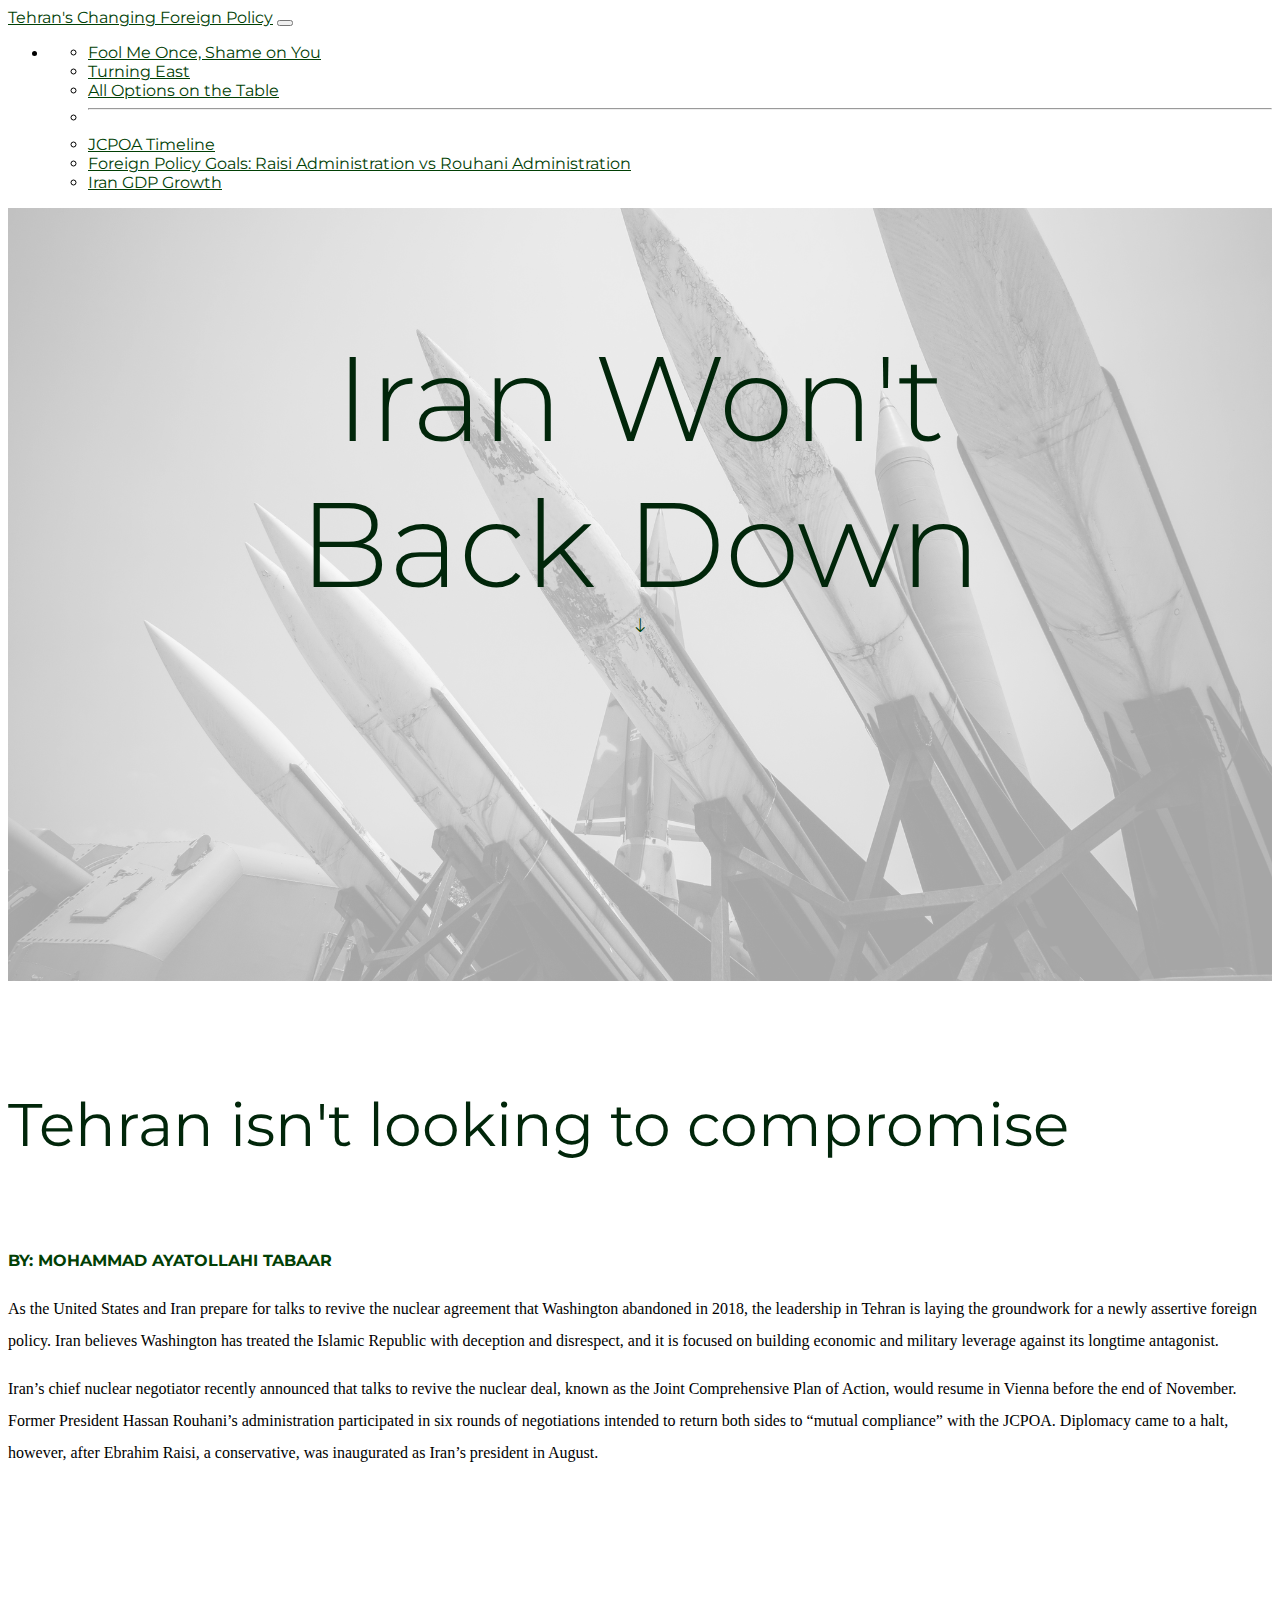
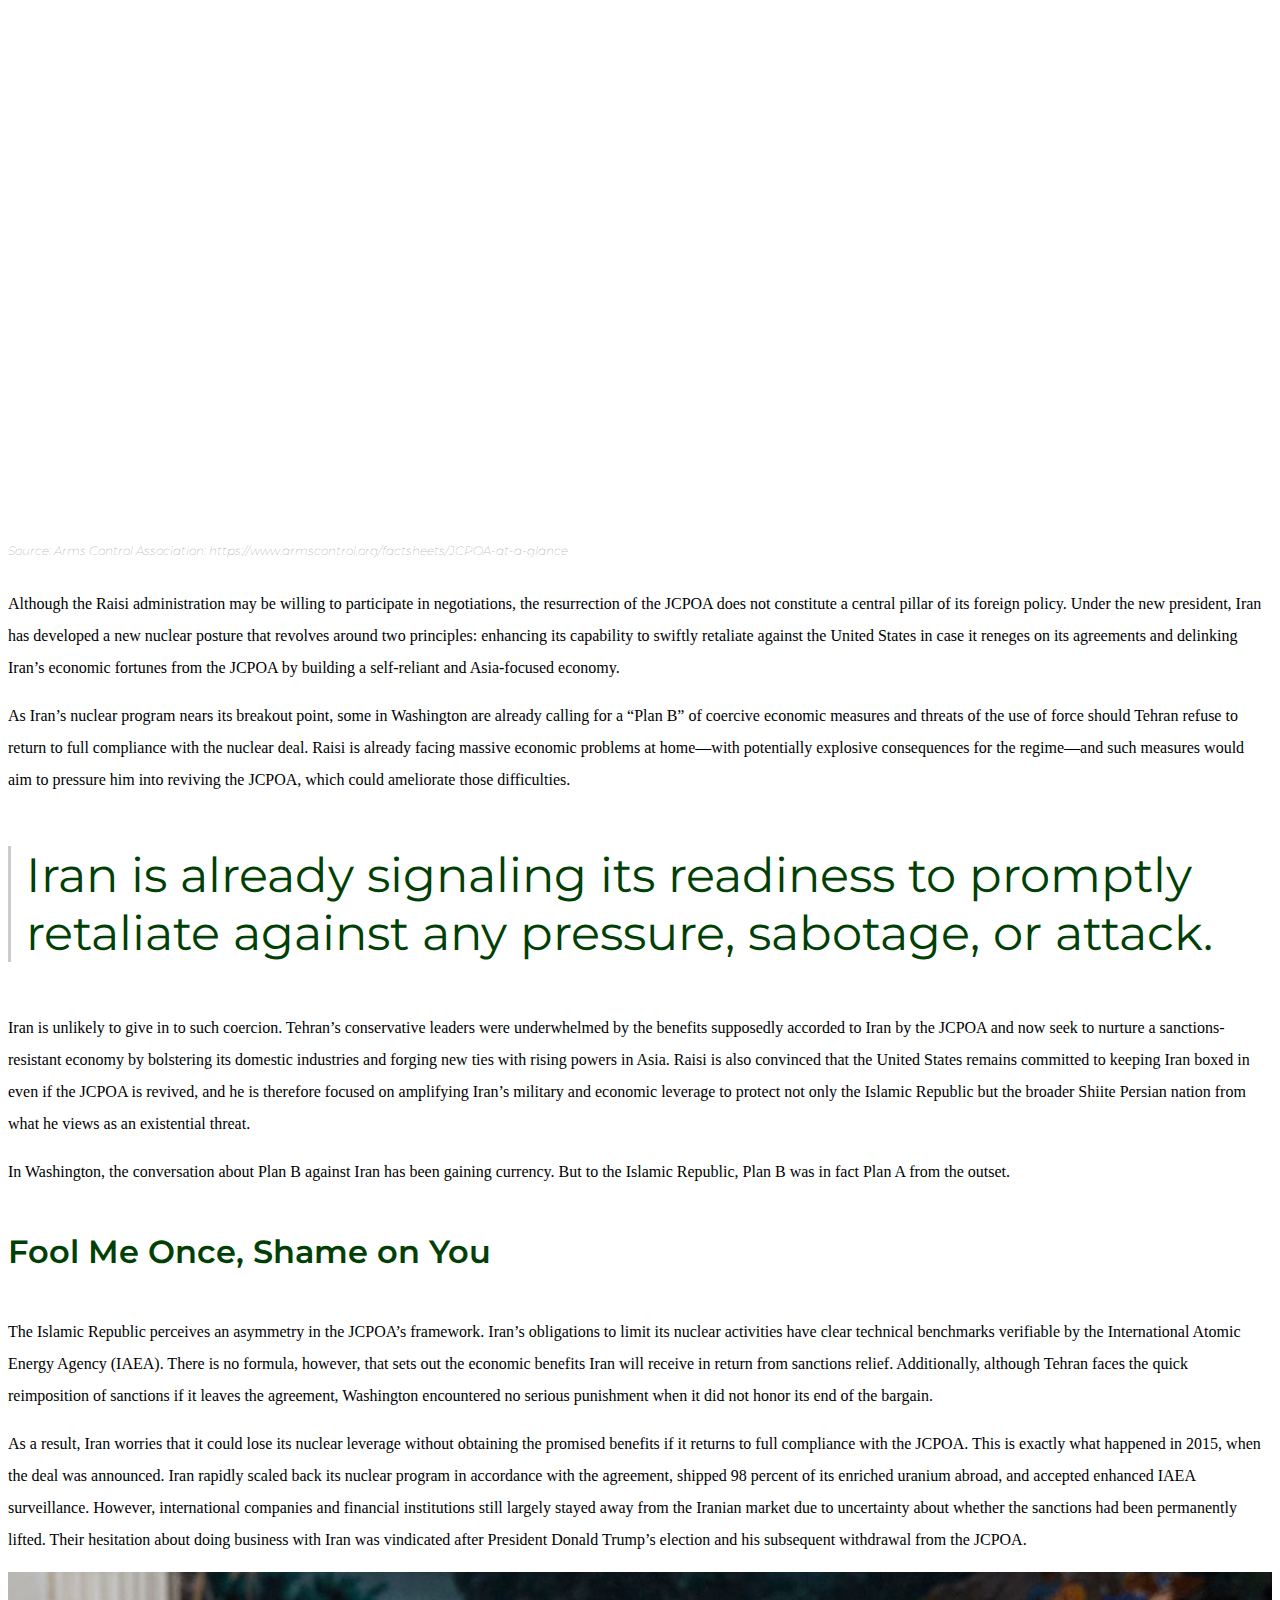
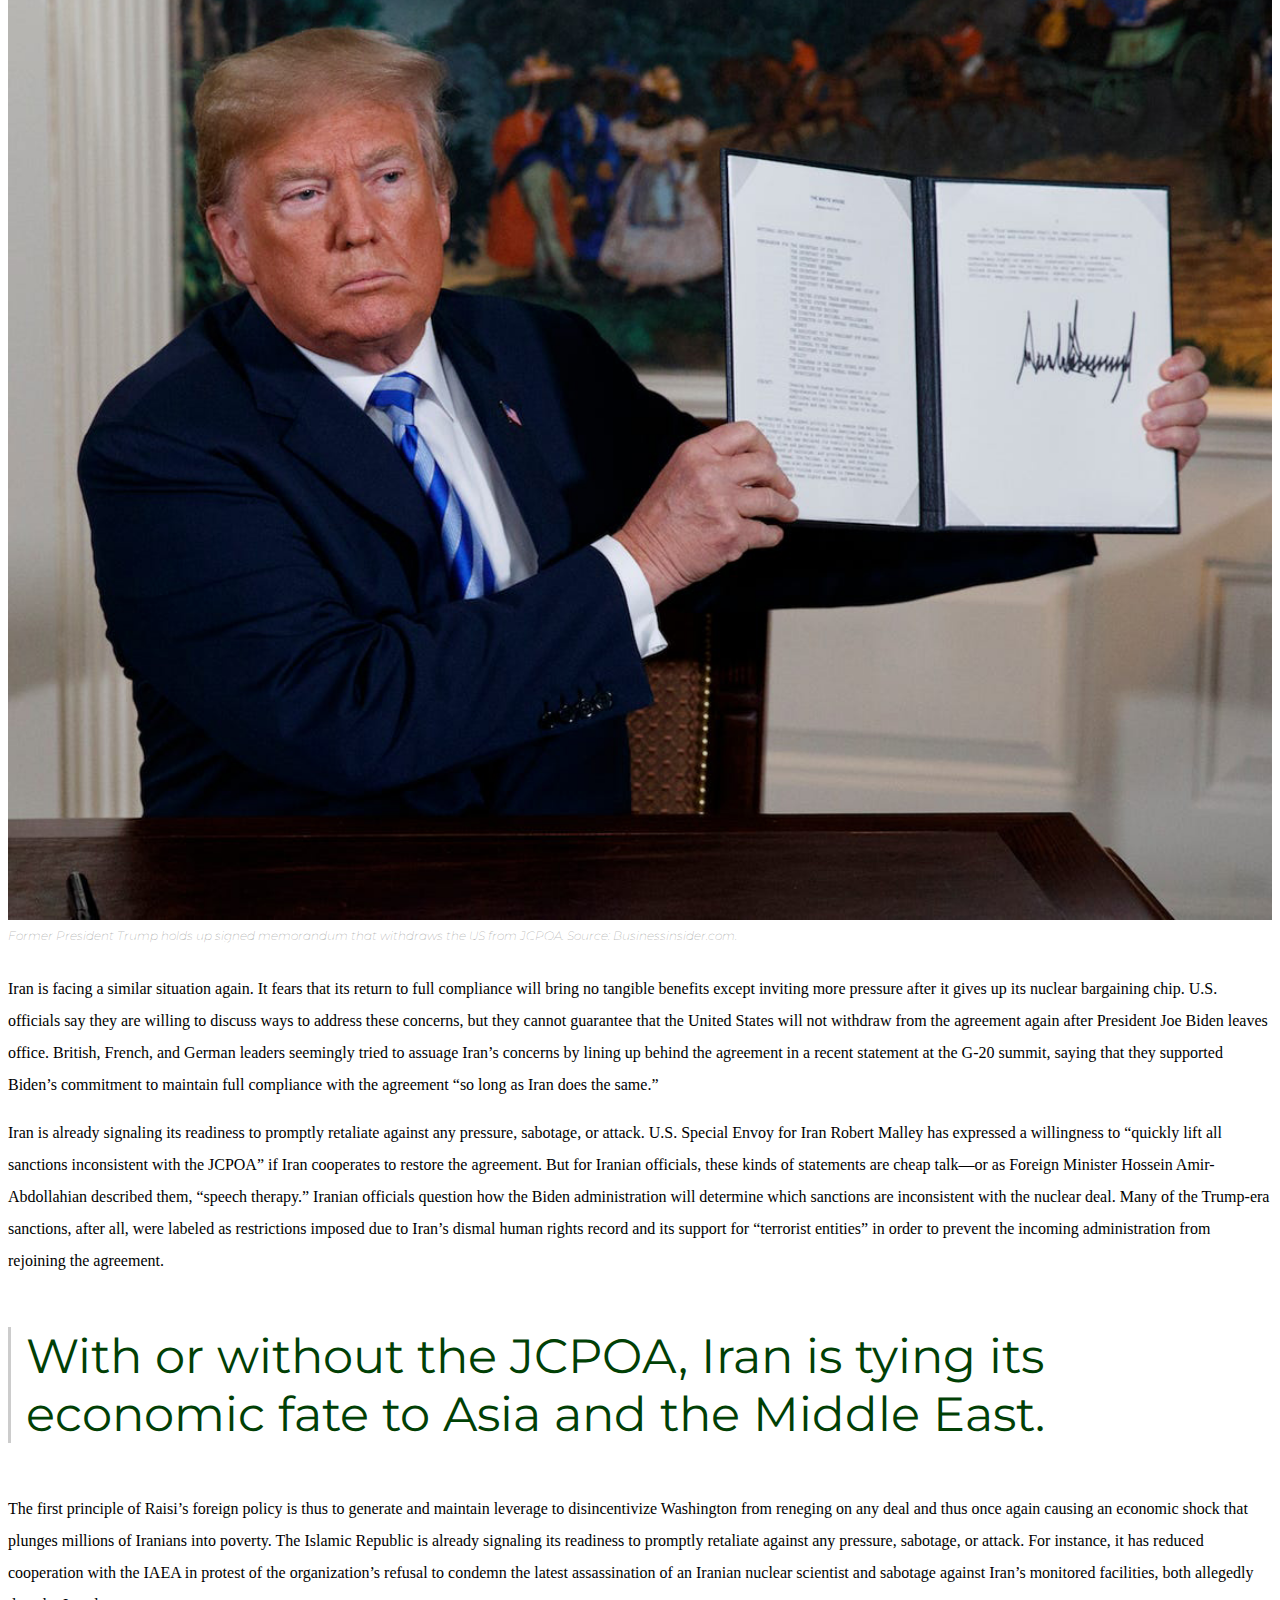
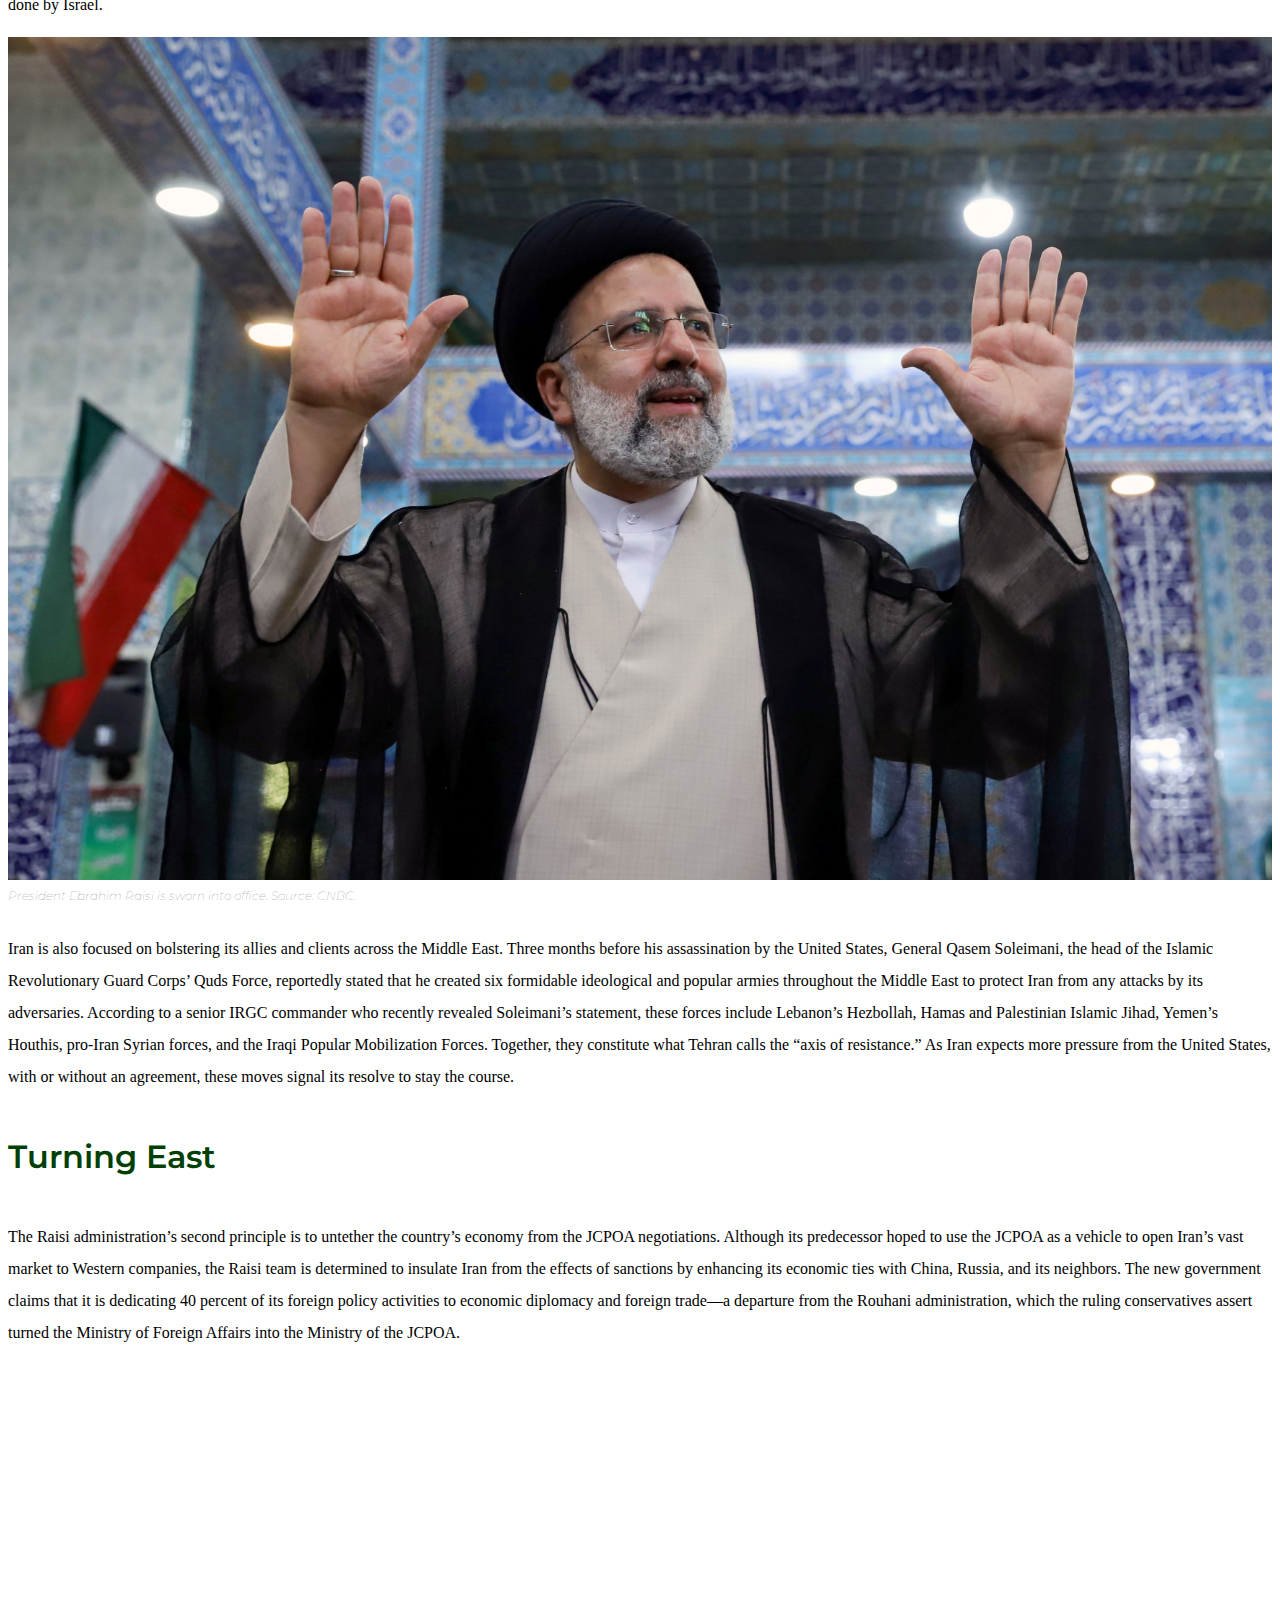
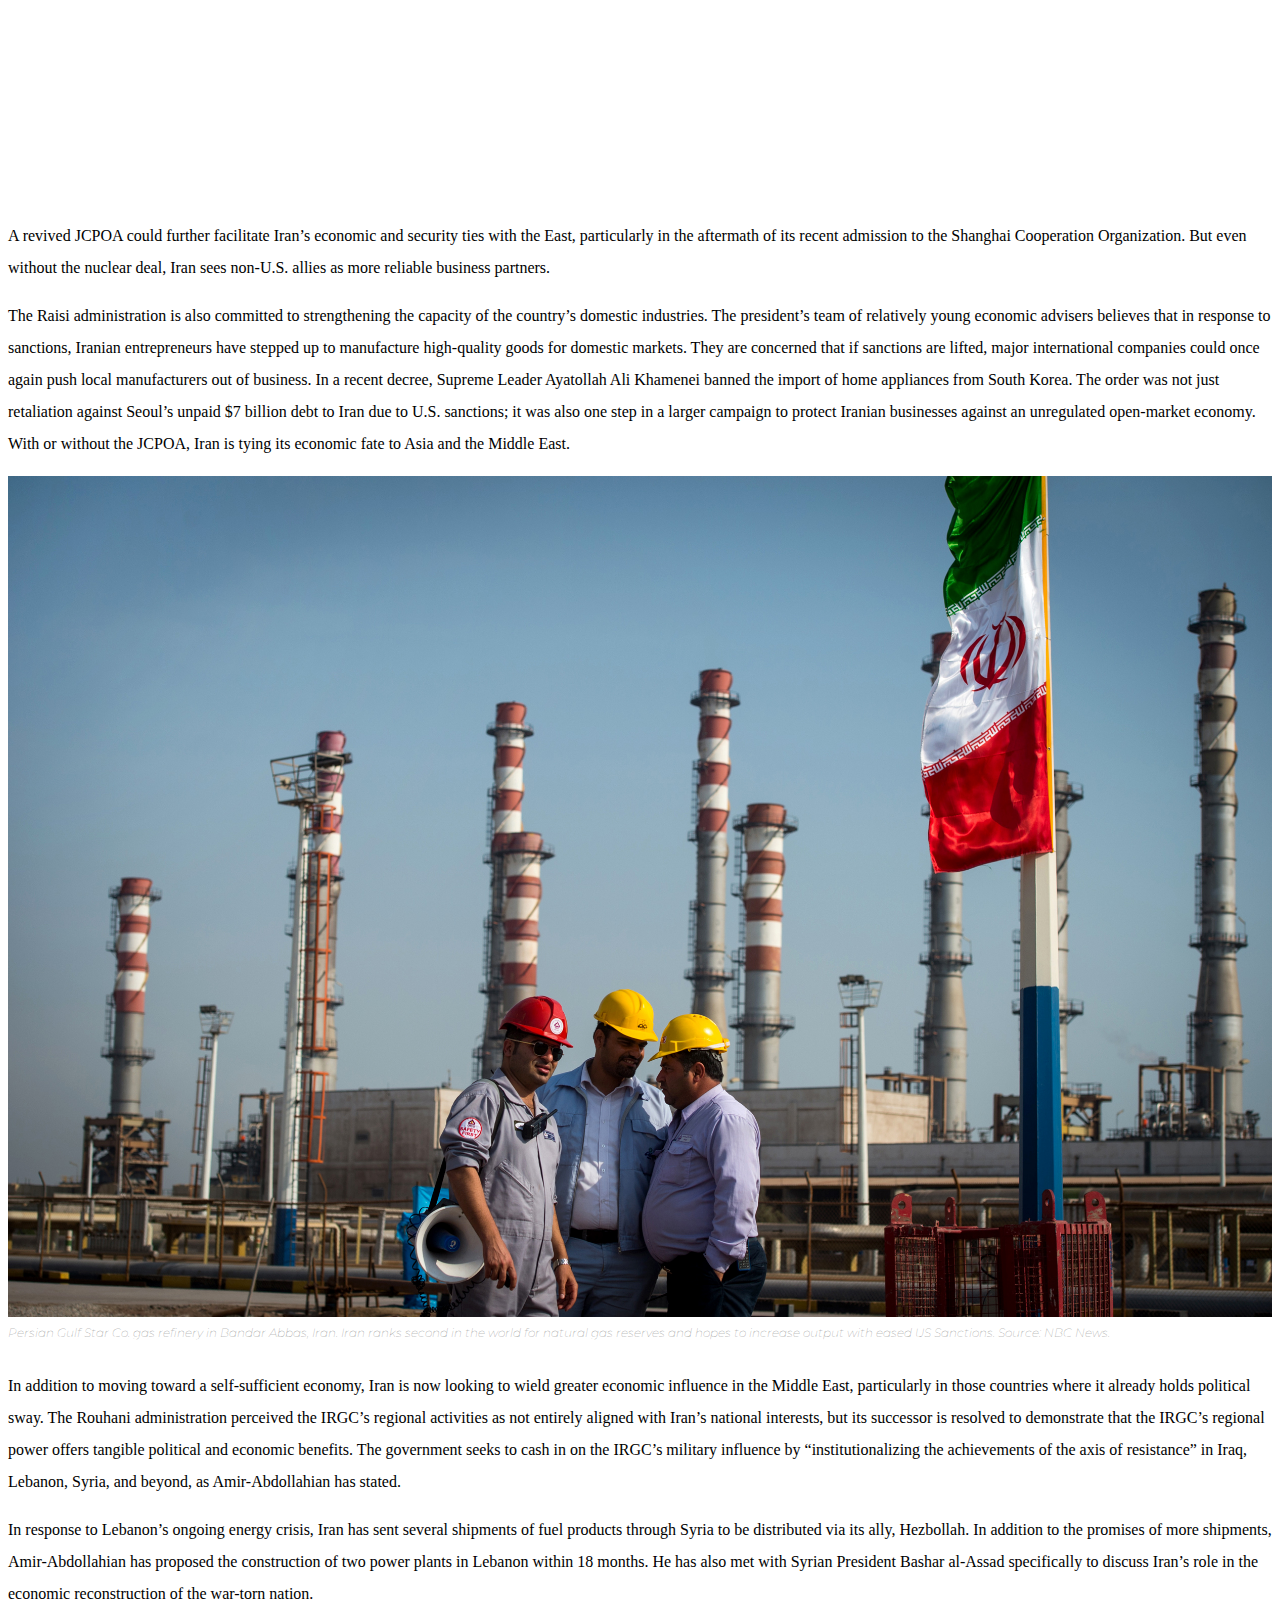
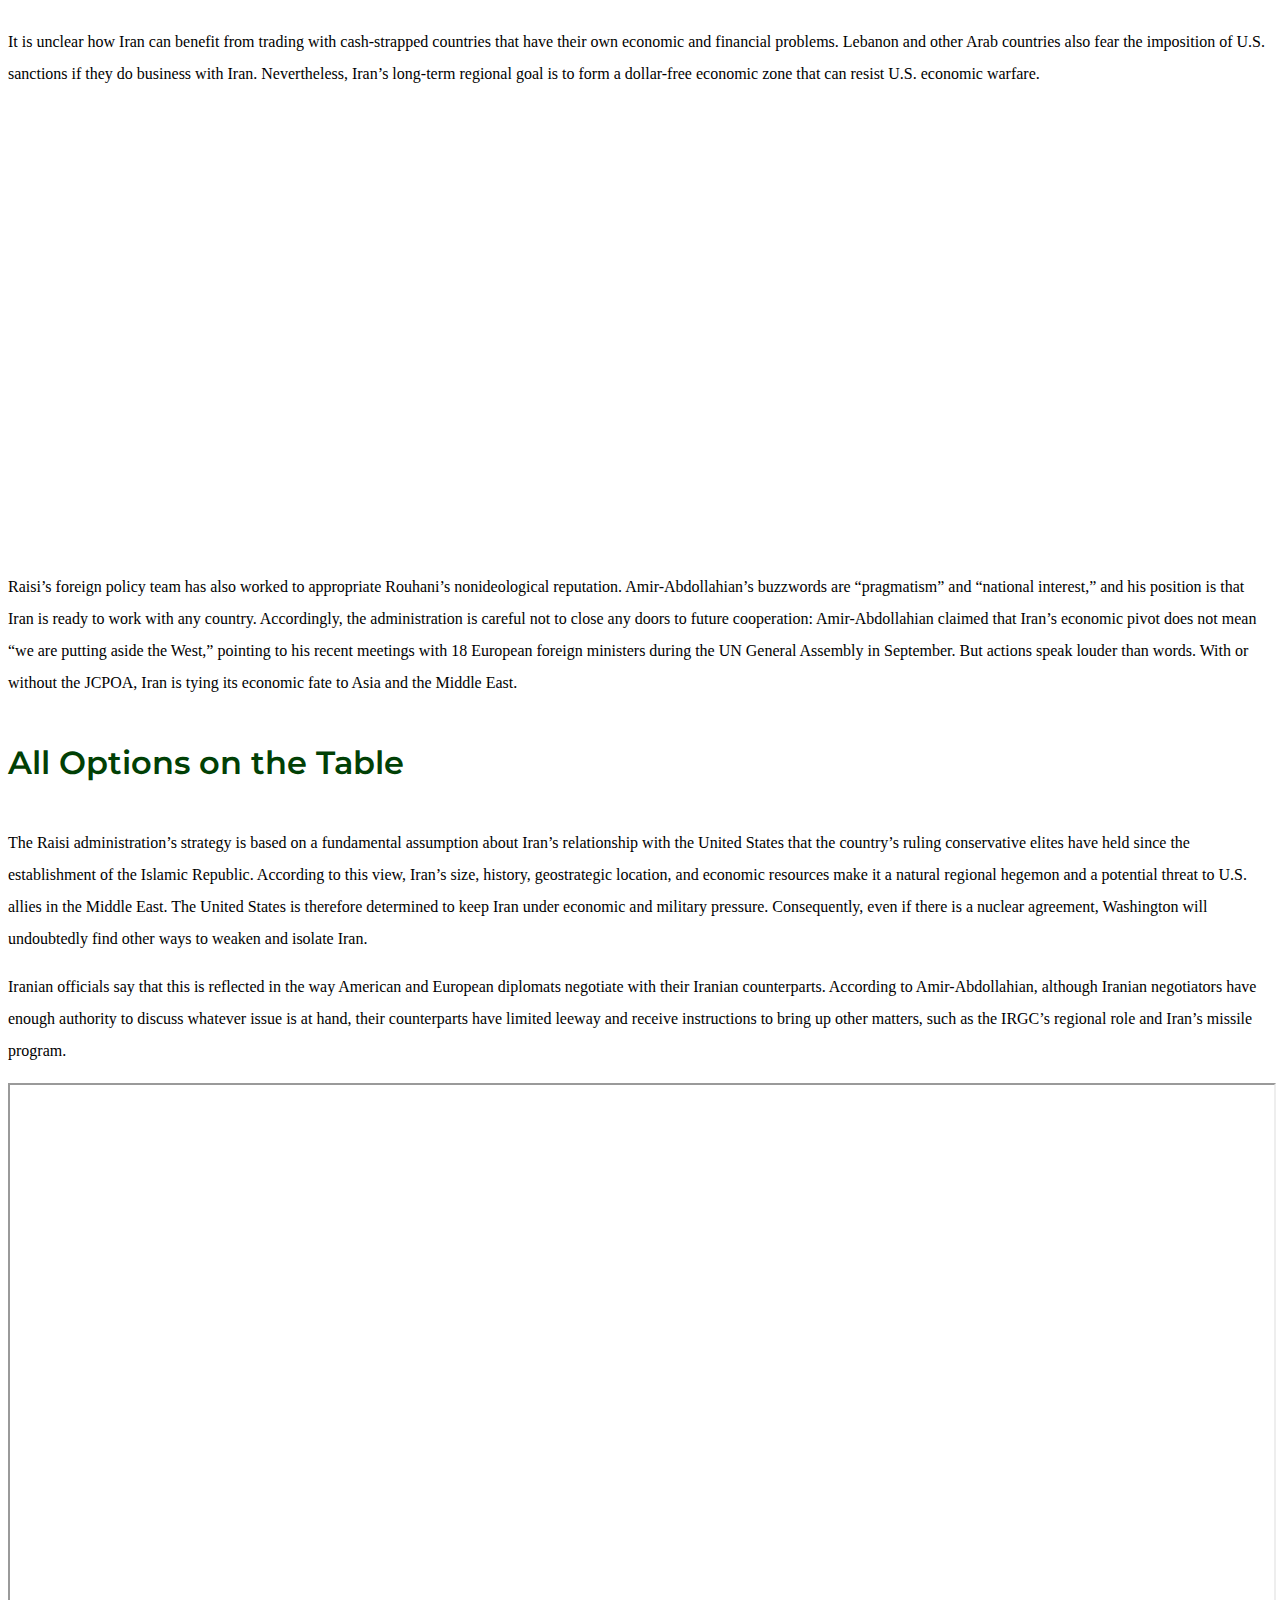
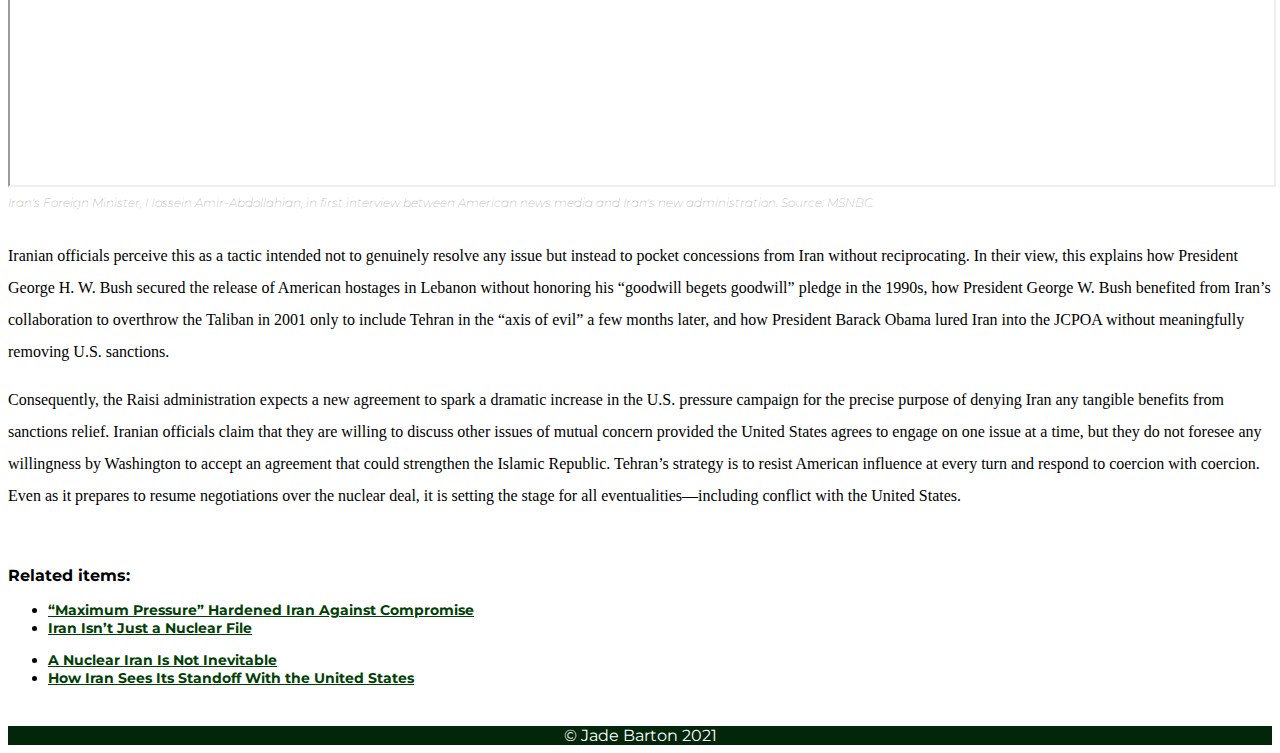
<file: data-viz-project/final.html>
<!DOCTYPE html>
<html lang="en">
  <head>
    <meta charset="utf-8">
    <meta name="viewport" content="width=device-width, initial-scale=1, shrink-to-fit=no">

    <title>Tehran's Changing Foreign Policy</title>
    <meta name="description" content="final-multimedia">

    <meta name="author" content="Jade Barton">

    <!-- Bootstrap CSS and JavaScript -->

    <link href="https://cdn.jsdelivr.net/npm/bootstrap@5.0.1/dist/css/bootstrap.min.css" rel="stylesheet" integrity="sha384-+0n0xVW2eSR5OomGNYDnhzAbDsOXxcvSN1TPprVMTNDbiYZCxYbOOl7+AMvyTG2x" crossorigin="anonymous">
    <script src="https://cdn.jsdelivr.net/npm/bootstrap@5.0.1/dist/js/bootstrap.bundle.min.js" integrity="sha384-gtEjrD/SeCtmISkJkNUaaKMoLD0//ElJ19smozuHV6z3Iehds+3Ulb9Bn9Plx0x4" crossorigin="anonymous"></script>
    <link rel="stylesheet" href="https://cdn.jsdelivr.net/npm/bootstrap-icons@1.5.0/font/bootstrap-icons.css">
    <link rel="stylesheet" type="text/css" href=" final.css">

<!--Font links-->
<link href="https://fonts.googleapis.com/css2?family=Montserrat:ital,wght@0,200;0,400;0,600;0,700;1,500&display=swap" rel="stylesheet">


 </head>
 <body>
  <!-- Navbar start-->
<nav class="navbar sticky-top navbar-expand-lg navbar-light bg-light">
  <div class="container-fluid">
    <a class="navbar-brand" href="#">Tehran's Changing Foreign Policy</a>
    <button class="navbar-toggler" type="button" data-bs-toggle="collapse" data-bs-target="#navbarSupportedContent" aria-controls="navbarSupportedContent" aria-expanded="false" aria-label="Toggle navigation">
      <span class="navbar-toggler-icon"></span>
    </button>
    <div class="collapse navbar-collapse" id="navbarSupportedContent">
      <ul class="navbar-nav me-auto mb-2 mb-lg-0">
        <li class="nav-item dropdown">
          <a class="nav-link dropdown-toggle" href="#" id="navbarDropdown" role="button" data-bs-toggle="dropdown" aria-expanded="false">

          </a>
          <ul class="dropdown-menu" aria-labelledby="navbarDropdown">
            <li><a class="dropdown-item" href="#sec1">Fool Me Once, Shame on You</a></li>
            <li><a class="dropdown-item" href="#turning">Turning East</a></li>
            <li><a class="dropdown-item" href="#sec3">All Options on the Table</a></li>
            <li><hr class="dropdown-divider"></li>
            <li><a class="dropdown-item" href="#graphic1">JCPOA Timeline</a></li>
            <li><a class="dropdown-item" href="#graphic2">Foreign Policy Goals: Raisi Administration vs Rouhani Administration</a></li>
            <li><a class="dropdown-item" href="#graphic3">Iran GDP Growth</a></li>
          </ul>
        </li>
      </ul>
    </div>
  </div>
</nav>

<!-- Navbar end-->

<!--Start of splash-->
  <div class="hero-container">
    <img src="images/missle.jpg" class="hero-image">
    <div class="overlay">
      <div class="hero-hed"><span class= "color-1"> Iran Won't</span></div>
      <div class="hero-hed"><span class= "color-3"> Back Down </span></div>
      <a class="btn btn-outline-secondary" href="#begin" role="button"><i class="bi bi-arrow-down"></i></a>
    </div>
  </div>

<!--end of splash-->

  <div class="container">

    <p class="headline" id="begin">Tehran isn't looking to compromise</p>
    <p class="byline">By: Mohammad Ayatollahi Tabaar</p>

    <p>As the United States and Iran prepare for talks to revive the nuclear agreement that Washington abandoned in 2018, the leadership in Tehran is laying the groundwork for a newly assertive foreign policy. Iran believes Washington has treated the Islamic Republic with deception and disrespect, and it is focused on building economic and military leverage against its longtime antagonist.</p>

    <p>Iran’s chief nuclear negotiator recently announced that talks to revive the nuclear deal, known as the Joint Comprehensive Plan of Action, would resume in Vienna before the end of November. Former President Hassan Rouhani’s administration participated in six rounds of negotiations intended to return both sides to “mutual compliance” with the JCPOA. Diplomacy came to a halt, however, after Ebrahim Raisi, a conservative, was inaugurated as Iran’s president in August.</p>

    <iframe id="graphic1" src='https://cdn.knightlab.com/libs/timeline3/latest/embed/index.html?source=18h7Aq36Dd1gnPLdIeoWVqQLIEoi9CD5EG5pFNs_X6yY&font=Default&lang=en&timenav_position=top&initial_zoom=2&height=650' width='100%' height='650' webkitallowfullscreen mozallowfullscreen allowfullscreen frameborder='0'></iframe>
    <p class="caption"> Source: Arms Control Association: https://www.armscontrol.org/factsheets/JCPOA-at-a-glance </p>

    <p>Although the Raisi administration may be willing to participate in negotiations, the resurrection of the JCPOA does not constitute a central pillar of its foreign policy. Under the new president, Iran has developed a new nuclear posture that revolves around two principles: enhancing its capability to swiftly retaliate against the United States in case it reneges on its agreements and delinking Iran’s economic fortunes from the JCPOA by building a self-reliant and Asia-focused economy.</p>


    <p>As Iran’s nuclear program nears its breakout point, some in Washington are already calling for a “Plan B” of coercive economic measures and threats of the use of force should Tehran refuse to return to full compliance with the nuclear deal. Raisi is already facing massive economic problems at home—with potentially explosive consequences for the regime—and such measures would aim to pressure him into reviving the JCPOA, which could ameliorate those difficulties.</p>

    <div class="quote">Iran is already signaling its readiness to promptly retaliate against any pressure, sabotage, or attack.</div>

    <p>Iran is unlikely to give in to such coercion. Tehran’s conservative leaders were underwhelmed by the benefits supposedly accorded to Iran by the JCPOA and now seek to nurture a sanctions-resistant economy by bolstering its domestic industries and forging new ties with rising powers in Asia. Raisi is also convinced that the United States remains committed to keeping Iran boxed in even if the JCPOA is revived, and he is therefore focused on amplifying Iran’s military and economic leverage to protect not only the Islamic Republic but the broader Shiite Persian nation from what he views as an existential threat.</p>

    <div id="sec1">  </div>

    <p>In Washington, the conversation about Plan B against Iran has been gaining currency. But to the Islamic Republic, Plan B was in fact Plan A from the outset.</p>

    <p class="chapter-headline"> Fool Me Once, Shame on You </p>

    <p>The Islamic Republic perceives an asymmetry in the JCPOA’s framework. Iran’s obligations to limit its nuclear activities have clear technical benchmarks verifiable by the International Atomic Energy Agency (IAEA). There is no formula, however, that sets out the economic benefits Iran will receive in return from sanctions relief. Additionally, although Tehran faces the quick reimposition of sanctions if it leaves the agreement, Washington encountered no serious punishment when it did not honor its end of the bargain. </p>

    <p>As a result, Iran worries that it could lose its nuclear leverage without obtaining the promised benefits if it returns to full compliance with the JCPOA. This is exactly what happened in 2015, when the deal was announced. Iran rapidly scaled back its nuclear program in accordance with the agreement, shipped 98 percent of its enriched uranium abroad, and accepted enhanced IAEA surveillance. However, international companies and financial institutions still largely stayed away from the Iranian market due to uncertainty about whether the sanctions had been permanently lifted. Their hesitation about doing business with Iran was vindicated after President Donald Trump’s election and his subsequent withdrawal from the JCPOA.</p>

    <div id="picture">
      <img class="image"src="images/trump-withdraw.jpg" alt="Trump Withdraws from JPCOA"/>
      <p class="caption"> Former President Trump holds up signed memorandum that withdraws the US from JCPOA. Source: Businessinsider.com.</p>
    </div>


    <p>Iran is facing a similar situation again. It fears that its return to full compliance will bring no tangible benefits except inviting more pressure after it gives up its nuclear bargaining chip. U.S. officials say they are willing to discuss ways to address these concerns, but they cannot guarantee that the United States will not withdraw from the agreement again after President Joe Biden leaves office. British, French, and German leaders seemingly tried to assuage Iran’s concerns by lining up behind the agreement in a recent statement at the G-20 summit, saying that they supported Biden’s commitment to maintain full compliance with the agreement “so long as Iran does the same.”</p>

    <p>Iran is already signaling its readiness to promptly retaliate against any pressure, sabotage, or attack. U.S. Special Envoy for Iran Robert Malley has expressed a willingness to “quickly lift all sanctions inconsistent with the JCPOA” if Iran cooperates to restore the agreement. But for Iranian officials, these kinds of statements are cheap talk—or as Foreign Minister Hossein Amir-Abdollahian described them, “speech therapy.” Iranian officials question how the Biden administration will determine which sanctions are inconsistent with the nuclear deal. Many of the Trump-era sanctions, after all, were labeled as restrictions imposed due to Iran’s dismal human rights record and its support for “terrorist entities” in order to prevent the incoming administration from rejoining the agreement.</p>

    <div class="quote">With or without the JCPOA, Iran is tying its economic fate to Asia and the Middle East.</div>

    <p>The first principle of Raisi’s foreign policy is thus to generate and maintain leverage to disincentivize Washington from reneging on any deal and thus once again causing an economic shock that plunges millions of Iranians into poverty. The Islamic Republic is already signaling its readiness to promptly retaliate against any pressure, sabotage, or attack. For instance, it has reduced cooperation with the IAEA in protest of the organization’s refusal to condemn the latest assassination of an Iranian nuclear scientist and sabotage against Iran’s monitored facilities, both allegedly done by Israel.</p>

    <div id="picture">
      <img class="image"src="images/raisi.jpg" alt="President Raisi Sworn In"/>
      <p class="caption"> President Ebrahim Raisi is sworn into office. Source: CNBC.</p>
    </div>

    <p>Iran is also focused on bolstering its allies and clients across the Middle East. Three months before his assassination by the United States, General Qasem Soleimani, the head of the Islamic Revolutionary Guard Corps’ Quds Force, reportedly stated that he created six formidable ideological and popular armies throughout the Middle East to protect Iran from any attacks by its adversaries. According to a senior IRGC commander who recently revealed Soleimani’s statement, these forces include Lebanon’s Hezbollah, Hamas and Palestinian Islamic Jihad, Yemen’s Houthis, pro-Iran Syrian forces, and the Iraqi
    <span id="turning"></span>Popular Mobilization Forces. Together, they constitute what Tehran calls the “axis of resistance.” As Iran expects more pressure from the United States, with or without an agreement, these moves signal its resolve to stay the course.</p>

    <p class="chapter-headline"> Turning East </p>

    <p>The Raisi administration’s second principle is to untether the country’s economy from the JCPOA negotiations. Although its predecessor hoped to use the JCPOA as a vehicle to open Iran’s vast market to Western companies, the Raisi team is determined to insulate Iran from the effects of sanctions by enhancing its economic ties with China, Russia, and its neighbors. The new government claims that it is dedicating 40 percent of its foreign policy activities to economic diplomacy and foreign trade—a departure from the Rouhani administration, which the ruling conservatives assert turned the Ministry of Foreign Affairs into the Ministry of the JCPOA.</p>

    <iframe class="graphic" title="Foreign Policy Goals: Raisi Administration (2021-pres.) vs Rouhani Administration (2012-2021)" aria-label="Map" id= "graphic2" "datawrapper-chart-b9Jf3" src="https://datawrapper.dwcdn.net/b9Jf3/1/" scrolling="no" frameborder="0" style="width: 0; min-width: 100% !important; border: none;" height="390"></iframe><script type="text/javascript">!function(){"use strict";window.addEventListener("message",(function(e){if(void 0!==e.data["datawrapper-height"]){var t=document.querySelectorAll("iframe");for(var a in e.data["datawrapper-height"])for(var r=0;r<t.length;r++){if(t[r].contentWindow===e.source)t[r].style.height=e.data["datawrapper-height"][a]+"px"}}}))}();
    </script>

    <p>A revived JCPOA could further facilitate Iran’s economic and security ties with the East, particularly in the aftermath of its recent admission to the Shanghai Cooperation Organization. But even without the nuclear deal, Iran sees non-U.S. allies as more reliable business partners.</p>

    <p>The Raisi administration is also committed to strengthening the capacity of the country’s domestic industries. The president’s team of relatively young economic advisers believes that in response to sanctions, Iranian entrepreneurs have stepped up to manufacture high-quality goods for domestic markets. They are concerned that if sanctions are lifted, major international companies could once again push local manufacturers out of business. In a recent decree, Supreme Leader Ayatollah Ali Khamenei banned the import of home appliances from South Korea. The order was not just retaliation against Seoul’s unpaid $7 billion debt to Iran due to U.S. sanctions; it was also one step in a larger campaign to protect Iranian businesses against an unregulated open-market economy. With or without the JCPOA, Iran is tying its economic fate to Asia and the Middle East.</p>

    <div id="picture">
      <img class="image"src="images/iran-oil.jpg" alt="Oil Production Iran"/>
      <p class="caption"> Persian Gulf Star Co. gas refinery in Bandar Abbas, Iran. Iran ranks second in the world for natural gas reserves and hopes to increase output with eased US Sanctions.   Source: NBC News.</p>
    </div>

    <p>In addition to moving toward a self-sufficient economy, Iran is now looking to wield greater economic influence in the Middle East, particularly in those countries where it already holds political sway. The Rouhani administration perceived the IRGC’s regional activities as not entirely aligned with Iran’s national interests, but its successor is resolved to demonstrate that the IRGC’s regional power offers tangible political and economic benefits. The government seeks to cash in on the IRGC’s military influence by “institutionalizing the achievements of the axis of resistance” in Iraq, Lebanon, Syria, and beyond, as Amir-Abdollahian has stated.</p>

    <p>In response to Lebanon’s ongoing energy crisis, Iran has sent several shipments of fuel products through Syria to be distributed via its ally, Hezbollah. In addition to the promises of more shipments, Amir-Abdollahian has proposed the construction of two power plants in Lebanon within 18 months. He has also met with Syrian President Bashar al-Assad specifically to discuss Iran’s role in the economic reconstruction of the war-torn nation.</p>

    <p>It is unclear how Iran can benefit from trading with cash-strapped countries that have their own economic and financial problems. Lebanon and other Arab countries also fear the imposition of U.S. sanctions if they do business with Iran. Nevertheless, Iran’s long-term regional goal is to form a dollar-free economic zone that can resist U.S. economic warfare.</p>

    <iframe class="graphic"title="Iran GDP Growth 2012-2020 by Annual %" aria-label="Interactive line chart" id="graphic3" "datawrapper-chart-Xua0y" src="https://datawrapper.dwcdn.net/Xua0y/4/" scrolling="no" frameborder="0" style="width: 0; min-width: 100% !important; border: none;" height="400"></iframe><script type="text/javascript">!function(){"use strict";window.addEventListener("message",(function(e){if(void 0!==e.data["datawrapper-height"]){var t=document.querySelectorAll("iframe");for(var a in e.data["datawrapper-height"])for(var r=0;r<t.length;r++){if(t[r].contentWindow===e.source)t[r].style.height=e.data["datawrapper-height"][a]+"px"}}}))}();
    </script>

    <p>Raisi’s foreign policy team has also worked to appropriate Rouhani’s nonideological reputation. Amir-Abdollahian’s buzzwords are “pragmatism” and “national interest,” and his position is that Iran is ready to work with any country. Accordingly, the administration is careful not to close any doors to future cooperation: Amir-Abdollahian claimed that Iran’s economic pivot does not mean “we are putting aside the West,” pointing to his recent meetings with 18 European <span id="sec3"></span>foreign ministers during the UN General Assembly in September. But actions speak louder than words. With or without the JCPOA, Iran is tying its economic fate to Asia and the Middle East.</p>

    <p class="chapter-headline"> All Options on the Table </p>

    <p>The Raisi administration’s strategy is based on a fundamental assumption about Iran’s relationship with the United States that the country’s ruling conservative elites have held since the establishment of the Islamic Republic. According to this view, Iran’s size, history, geostrategic location, and economic resources make it a natural regional hegemon and a potential threat to U.S. allies in the Middle East. The United States is therefore determined to keep Iran under economic and military pressure. Consequently, even if there is a nuclear agreement, Washington will undoubtedly find other ways to weaken and isolate Iran.</p>

    <p>Iranian officials say that this is reflected in the way American and European diplomats negotiate with their Iranian counterparts. According to Amir-Abdollahian, although Iranian negotiators have enough authority to discuss whatever issue is at hand, their counterparts have limited leeway and receive instructions to bring up other matters, such as the IRGC’s regional role and Iran’s missile program.</p>

    <div id="picture">
    <iframe class="image video" height="700" src="https://www.youtube.com/embed/NqqwDNOzdyY"></iframe>
    <p class="caption"> Iran's Foreign Minister, Hossein Amir-Abdollahian, in first interview between American news media and Iran's new administration. Source: MSNBC.</p>
    </div>

    <p>Iranian officials perceive this as a tactic intended not to genuinely resolve any issue but instead to pocket concessions from Iran without reciprocating. In their view, this explains how President George H. W. Bush secured the release of American hostages in Lebanon without honoring his “goodwill begets goodwill” pledge in the 1990s, how President George W. Bush benefited from Iran’s collaboration to overthrow the Taliban in 2001 only to include Tehran in the “axis of evil” a few months later, and how President Barack Obama lured Iran into the JCPOA without meaningfully removing U.S. sanctions.</p>

    <p>Consequently, the Raisi administration expects a new agreement to spark a dramatic increase in the U.S. pressure campaign for the precise purpose of denying Iran any tangible benefits from sanctions relief. Iranian officials claim that they are willing to discuss other issues of mutual concern provided the United States agrees to engage on one issue at a time, but they do not foresee any willingness by Washington to accept an agreement that could strengthen the Islamic Republic. Tehran’s strategy is to resist American influence at every turn and respond to coercion with coercion. Even as it prepares to resume negotiations over the nuclear deal, it is setting the stage for all eventualities—including conflict with the United States.</p>

    <div class="links row">
      <h3> Related items:</h3>
        <div class="col-6">
        <ul>
          <li><a class="links" href="https://www.foreignaffairs.com/articles/iran/2021-03-11/maximum-pressure-hardened-iran-against-compromise" target="_blank">“Maximum Pressure” Hardened Iran Against Compromise </a></li>
          <li><a class="links" href="https://www.foreignaffairs.com/articles/united-states/2021-02-02/iran-isnt-just-nuclear-file" target="_blank">Iran Isn’t Just a Nuclear File</a></li>
        </ul>
        </div>
        <div class="col-6">
        <ul>
          <li><a class="links" href="https://www.foreignaffairs.com/articles/iran/2021-11-16/nuclear-iran-not-inevitable" target="_blank">A Nuclear Iran Is Not Inevitable</a></li>
          <li><a class="links" href="https://www.foreignaffairs.com/articles/iran/2019-07-12/how-iran-sees-its-standoff-united-states" target="_blank">How Iran Sees Its Standoff With the United States</a></li>
      </ul>
    </div>
    </div>

  </div>

<!--footer-->
  <footer class="footer mt-auto py-3" id="footer">
    <div class="container footer">
     <span class="footer-text">&copy Jade Barton 2021</span>
   </div>
  </footer>

  <!-- jQuery first, then Popper.js, then Bootstrap JS -->
  <script src="https://code.jquery.com/jquery-3.3.1.slim.min.js" integrity="sha384-q8i/X+965DzO0rT7abK41JStQIAqVgRVzpbzo5smXKp4YfRvH+8abtTE1Pi6jizo" crossorigin="anonymous"></script>
  <script src="https://cdnjs.cloudflare.com/ajax/libs/popper.js/1.14.6/umd/popper.min.js" integrity="sha384-wHAiFfRlMFy6i5SRaxvfOCifBUQy1xHdJ/yoi7FRNXMRBu5WHdZYu1hA6ZOblgut" crossorigin="anonymous"></script>
  <script src="https://stackpath.bootstrapcdn.com/bootstrap/4.2.1/js/bootstrap.min.js" integrity="sha384-B0UglyR+jN6CkvvICOB2joaf5I4l3gm9GU6Hc1og6Ls7i6U/mkkaduKaBhlAXv9k" crossorigin="anonymous"></script>

  </body>

</html>
</file>
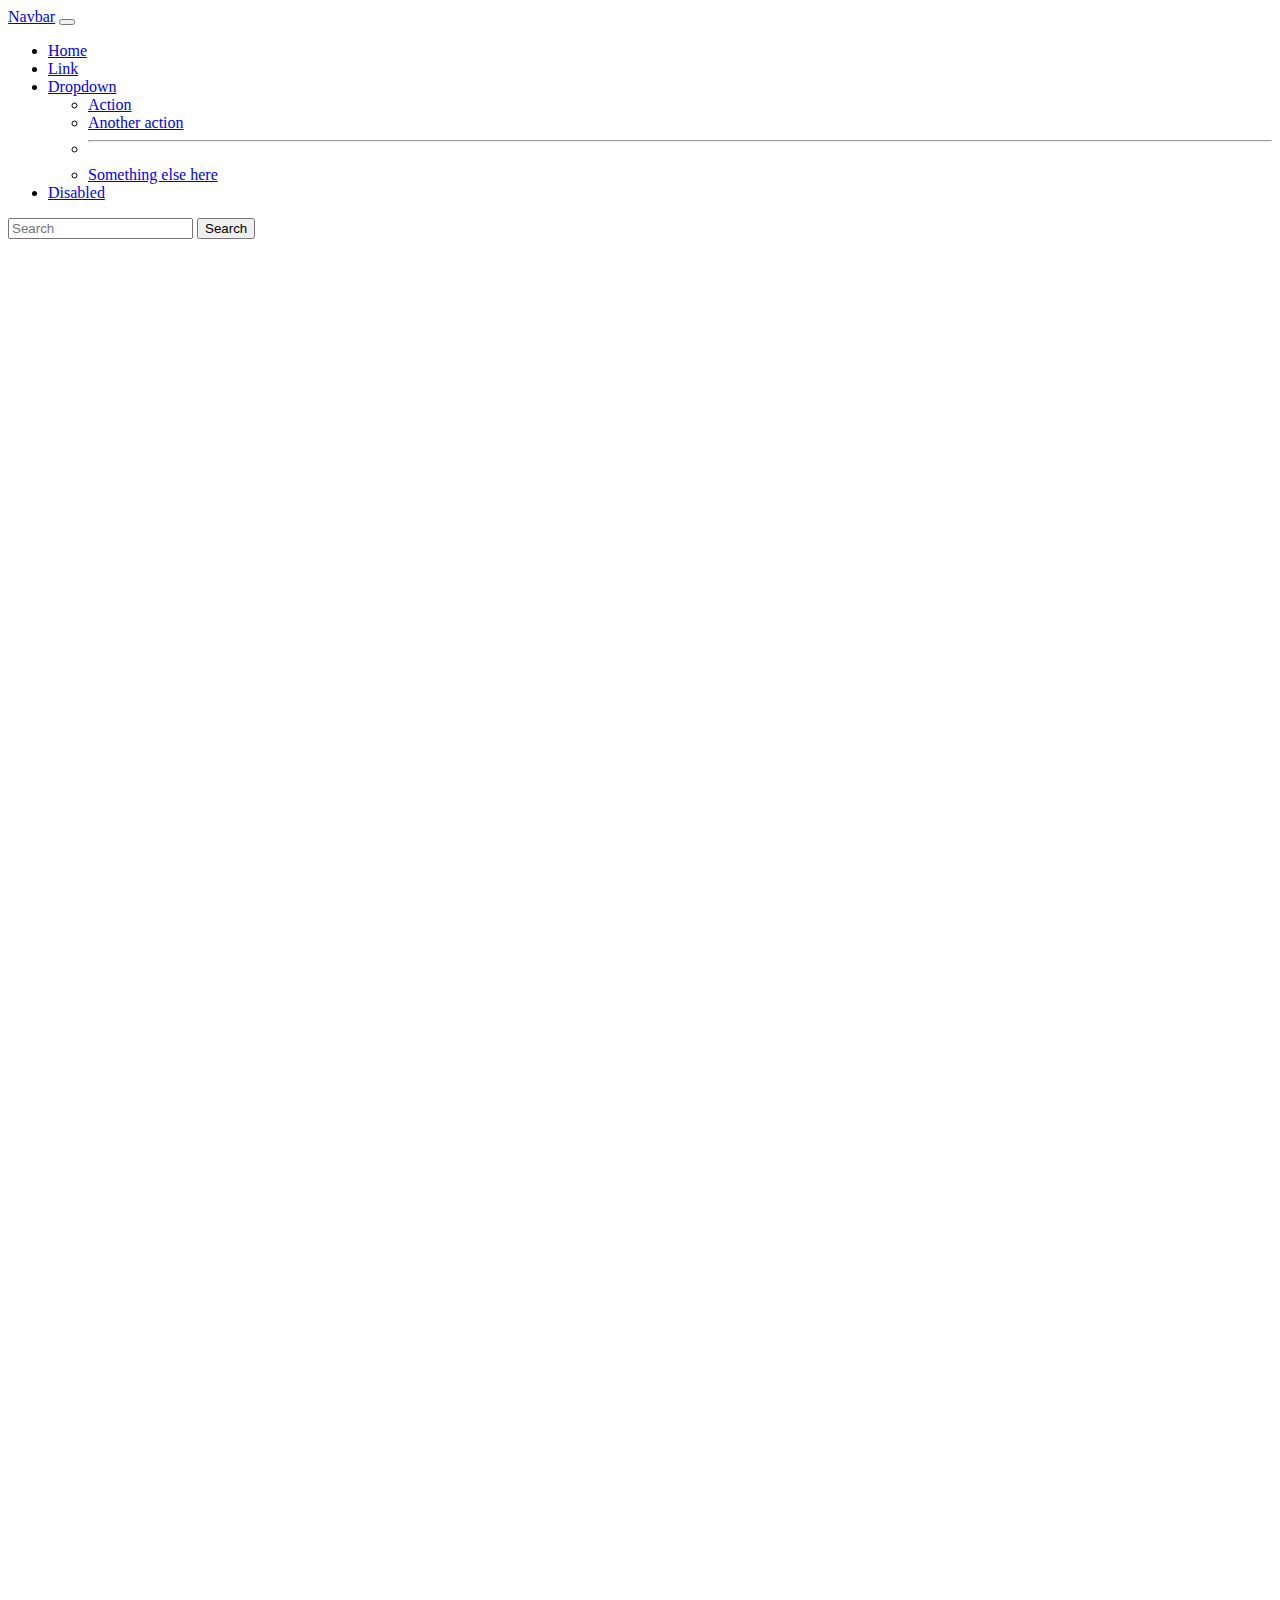
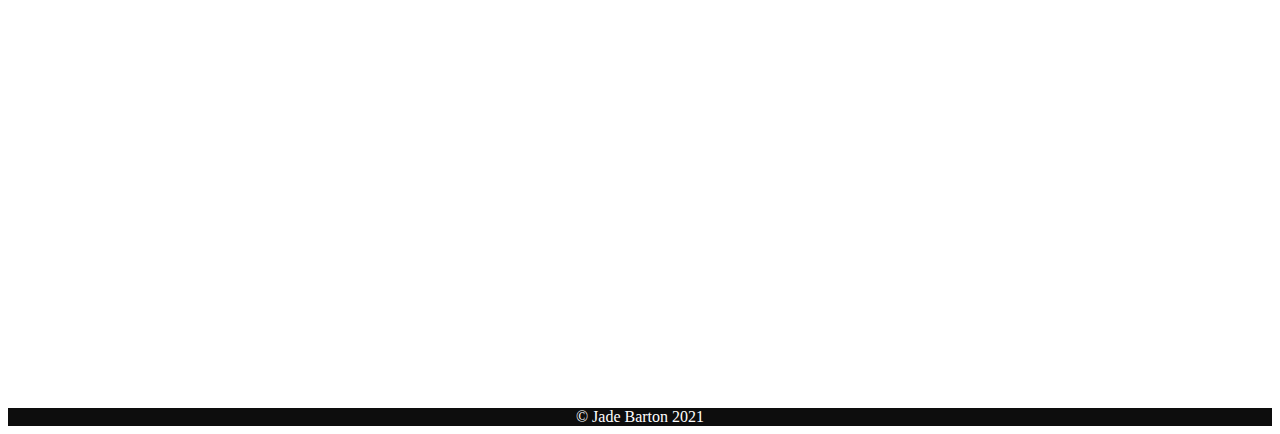
<file: data-viz/final-graphics.html>
<!DOCTYPE html>
<html lang="en">
  <head>
    <meta charset="utf-8">
    <meta name="viewport" content="width=device-width, initial-scale=1, shrink-to-fit=no">

    <title>Data Visualization</title>
    <meta name="description" content="frame">

    <meta name="author" content="Jade Barton">

    <!-- Bootstrap CSS and JavaScript -->

    <link href="https://cdn.jsdelivr.net/npm/bootstrap@5.0.1/dist/css/bootstrap.min.css" rel="stylesheet" integrity="sha384-+0n0xVW2eSR5OomGNYDnhzAbDsOXxcvSN1TPprVMTNDbiYZCxYbOOl7+AMvyTG2x" crossorigin="anonymous">
    <script src="https://cdn.jsdelivr.net/npm/bootstrap@5.0.1/dist/js/bootstrap.bundle.min.js" integrity="sha384-gtEjrD/SeCtmISkJkNUaaKMoLD0//ElJ19smozuHV6z3Iehds+3Ulb9Bn9Plx0x4" crossorigin="anonymous"></script>
    <link rel="stylesheet" href="https://cdn.jsdelivr.net/npm/bootstrap-icons@1.5.0/font/bootstrap-icons.css">
    <link rel="stylesheet" type="text/css" href=" final-graphics.css">

<!--Font links-->
<link href="https://fonts.googleapis.com/css2?family=Montserrat:ital,wght@0,200;0,400;0,600;0,700;1,500&display=swap" rel="stylesheet">


 </head>
 <body>
  <!-- Navbar start-->

  <nav class="navbar navbar-expand-lg navbar-light bg-light">
      <a class="navbar-brand" href="#">Navbar</a>
      <button class="navbar-toggler" type="button" data-bs-toggle="collapse" data-bs-target="#navbarSupportedContent" aria-controls="navbarSupportedContent" aria-expanded="false" aria-label="Toggle navigation">
        <span class="navbar-toggler-icon"></span>
      </button>
      <div class="collapse navbar-collapse" id="navbarSupportedContent">
        <ul class="navbar-nav me-auto mb-2 mb-lg-0">
          <li class="nav-item">
            <a class="nav-link active" aria-current="page" href="#">Home</a>
          </li>
          <li class="nav-item">
            <a class="nav-link" href="#">Link</a>
          </li>
          <li class="nav-item dropdown">
            <a class="nav-link dropdown-toggle" href="#" id="navbarDropdown" role="button" data-bs-toggle="dropdown" aria-expanded="false">
              Dropdown
            </a>
            <ul class="dropdown-menu" aria-labelledby="navbarDropdown">
              <li><a class="dropdown-item" href="#">Action</a></li>
              <li><a class="dropdown-item" href="#">Another action</a></li>
              <li><hr class="dropdown-divider"></li>
              <li><a class="dropdown-item" href="#">Something else here</a></li>
            </ul>
          </li>
          <li class="nav-item">
            <a class="nav-link disabled" href="#" tabindex="-1" aria-disabled="true">Disabled</a>
          </li>
        </ul>
        <form class="d-flex">
          <input class="form-control me-2" type="search" placeholder="Search" aria-label="Search">
          <button class="btn btn-outline-success" type="submit">Search</button>
        </form>
      </div>

  </nav>

<!-- Navbar end-->

  <div class="container">

    <iframe title="Iran's Scores on the Nuclear Security Index 2012-2020" aria-label="Grouped Column Chart" id="datawrapper-chart-jFX4Q" src="https://datawrapper.dwcdn.net/jFX4Q/2/" scrolling="no" frameborder="0" style="width: 0; min-width: 100% !important; border: none;" height="768"></iframe><script type="text/javascript">!function(){"use strict";window.addEventListener("message",(function(e){if(void 0!==e.data["datawrapper-height"]){var t=document.querySelectorAll("iframe");for(var a in e.data["datawrapper-height"])for(var r=0;r<t.length;r++){if(t[r].contentWindow===e.source)t[r].style.height=e.data["datawrapper-height"][a]+"px"}}}))}();
    </script>

    <iframe title="Iran's Known and Alleged Nuclear Sites " aria-label="map" id="datawrapper-chart-1wicx" src="https://datawrapper.dwcdn.net/1wicx/2/" scrolling="no" frameborder="0" style="width: 0; min-width: 100% !important; border: none;" height="589"></iframe><script type="text/javascript">!function(){"use strict";window.addEventListener("message",(function(e){if(void 0!==e.data["datawrapper-height"]){var t=document.querySelectorAll("iframe");for(var a in e.data["datawrapper-height"])for(var r=0;r<t.length;r++){if(t[r].contentWindow===e.source)t[r].style.height=e.data["datawrapper-height"][a]+"px"}}}))}();
    </script>

    <iframe title="Iran GDP Growth 2012-2020 by Annual %" aria-label="Interactive line chart" id="datawrapper-chart-Xua0y" src="https://datawrapper.dwcdn.net/Xua0y/3/" scrolling="no" frameborder="0" style="width: 0; min-width: 100% !important; border: none;" height="400"></iframe><script type="text/javascript">!function(){"use strict";window.addEventListener("message",(function(e){if(void 0!==e.data["datawrapper-height"]){var t=document.querySelectorAll("iframe");for(var a in e.data["datawrapper-height"])for(var r=0;r<t.length;r++){if(t[r].contentWindow===e.source)t[r].style.height=e.data["datawrapper-height"][a]+"px"}}}))}();
    </script>

  </div>
<!--footer-->
  <footer class="footer mt-auto py-3" id="footer">
    <div class="container footer">
     <span class="footer-text">&copy Jade Barton 2021</span>
   </div>
  </footer>

  <!-- jQuery first, then Popper.js, then Bootstrap JS -->
  <script src="https://code.jquery.com/jquery-3.3.1.slim.min.js" integrity="sha384-q8i/X+965DzO0rT7abK41JStQIAqVgRVzpbzo5smXKp4YfRvH+8abtTE1Pi6jizo" crossorigin="anonymous"></script>
  <script src="https://cdnjs.cloudflare.com/ajax/libs/popper.js/1.14.6/umd/popper.min.js" integrity="sha384-wHAiFfRlMFy6i5SRaxvfOCifBUQy1xHdJ/yoi7FRNXMRBu5WHdZYu1hA6ZOblgut" crossorigin="anonymous"></script>
  <script src="https://stackpath.bootstrapcdn.com/bootstrap/4.2.1/js/bootstrap.min.js" integrity="sha384-B0UglyR+jN6CkvvICOB2joaf5I4l3gm9GU6Hc1og6Ls7i6U/mkkaduKaBhlAXv9k" crossorigin="anonymous"></script>

  </body>

</html>
</file>
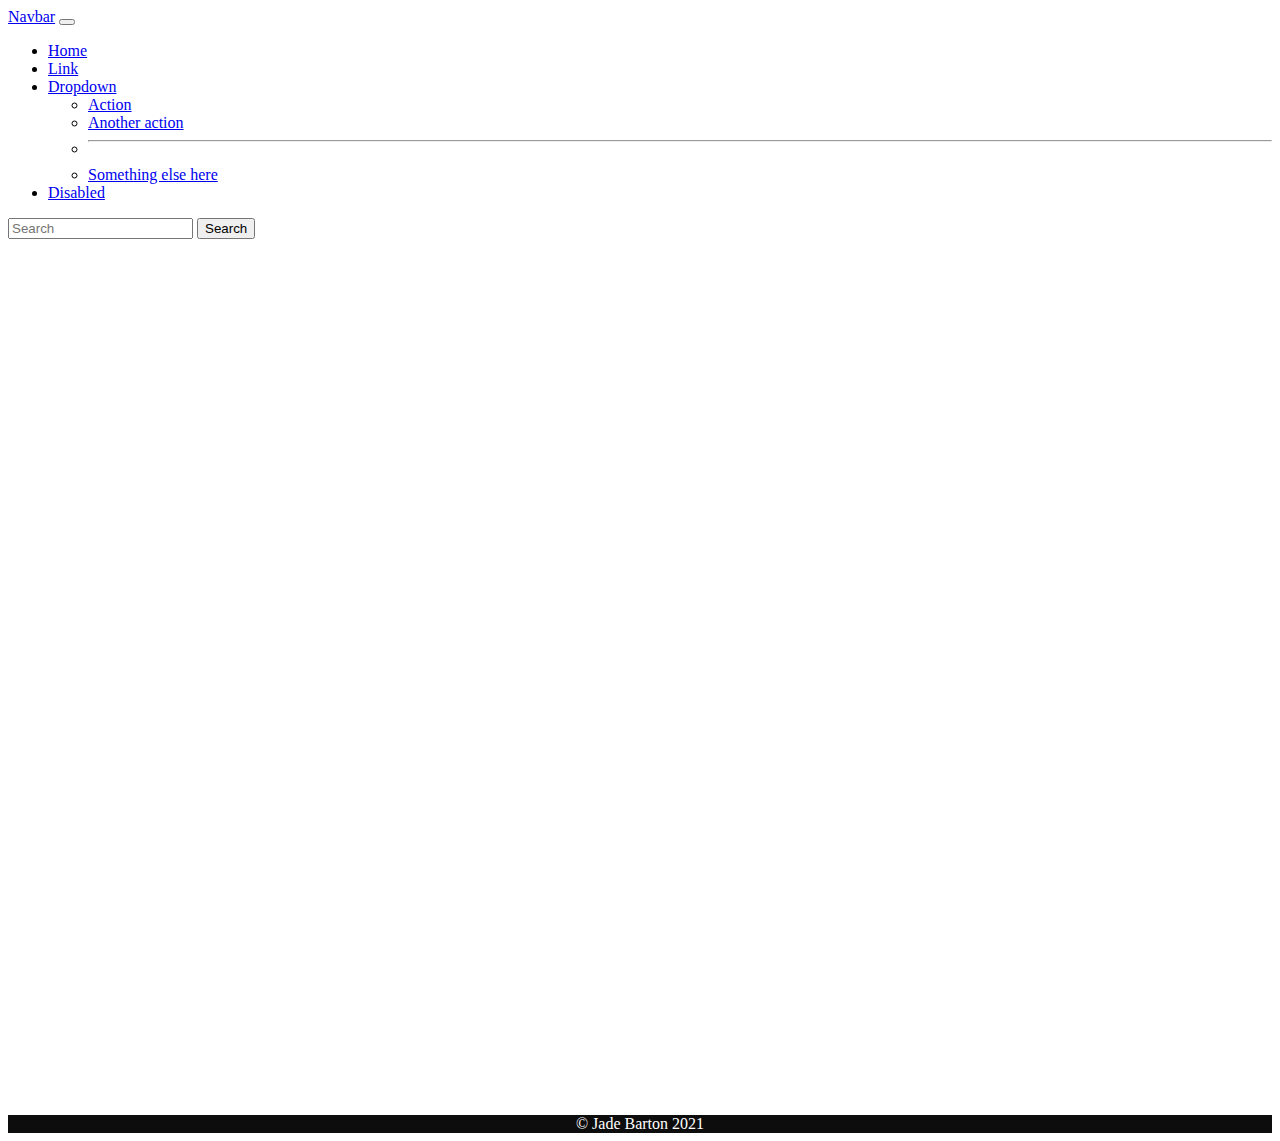
<file: data-viz/inclass-graphics.html>
<!DOCTYPE html>
<html lang="en">
  <head>
    <meta charset="utf-8">
    <meta name="viewport" content="width=device-width, initial-scale=1, shrink-to-fit=no">

    <title>Data Visualization</title>
    <meta name="description" content="frame">

    <meta name="author" content="Jade Barton">

    <!-- Bootstrap CSS and JavaScript -->

    <link href="https://cdn.jsdelivr.net/npm/bootstrap@5.0.1/dist/css/bootstrap.min.css" rel="stylesheet" integrity="sha384-+0n0xVW2eSR5OomGNYDnhzAbDsOXxcvSN1TPprVMTNDbiYZCxYbOOl7+AMvyTG2x" crossorigin="anonymous">
    <script src="https://cdn.jsdelivr.net/npm/bootstrap@5.0.1/dist/js/bootstrap.bundle.min.js" integrity="sha384-gtEjrD/SeCtmISkJkNUaaKMoLD0//ElJ19smozuHV6z3Iehds+3Ulb9Bn9Plx0x4" crossorigin="anonymous"></script>
    <link rel="stylesheet" href="https://cdn.jsdelivr.net/npm/bootstrap-icons@1.5.0/font/bootstrap-icons.css">
    <link rel="stylesheet" type="text/css" href=" inclass.css">

<!--Font links-->
<link href="https://fonts.googleapis.com/css2?family=Montserrat:ital,wght@0,200;0,400;0,600;0,700;1,500&display=swap" rel="stylesheet">


 </head>
 <body>
  <!-- Navbar start-->

  <nav class="navbar navbar-expand-lg navbar-light bg-light">
      <a class="navbar-brand" href="#">Navbar</a>
      <button class="navbar-toggler" type="button" data-bs-toggle="collapse" data-bs-target="#navbarSupportedContent" aria-controls="navbarSupportedContent" aria-expanded="false" aria-label="Toggle navigation">
        <span class="navbar-toggler-icon"></span>
      </button>
      <div class="collapse navbar-collapse" id="navbarSupportedContent">
        <ul class="navbar-nav me-auto mb-2 mb-lg-0">
          <li class="nav-item">
            <a class="nav-link active" aria-current="page" href="#">Home</a>
          </li>
          <li class="nav-item">
            <a class="nav-link" href="#">Link</a>
          </li>
          <li class="nav-item dropdown">
            <a class="nav-link dropdown-toggle" href="#" id="navbarDropdown" role="button" data-bs-toggle="dropdown" aria-expanded="false">
              Dropdown
            </a>
            <ul class="dropdown-menu" aria-labelledby="navbarDropdown">
              <li><a class="dropdown-item" href="#">Action</a></li>
              <li><a class="dropdown-item" href="#">Another action</a></li>
              <li><hr class="dropdown-divider"></li>
              <li><a class="dropdown-item" href="#">Something else here</a></li>
            </ul>
          </li>
          <li class="nav-item">
            <a class="nav-link disabled" href="#" tabindex="-1" aria-disabled="true">Disabled</a>
          </li>
        </ul>
        <form class="d-flex">
          <input class="form-control me-2" type="search" placeholder="Search" aria-label="Search">
          <button class="btn btn-outline-success" type="submit">Search</button>
        </form>
      </div>

  </nav>

<!-- Navbar end-->

  <div class="container">

  <iframe title="Indoor and outdoor heat index during Baltimore heat wave, July 16-22, 2019" aria-label="Interactive line chart" id="datawrapper-chart-9Rp7H" src="https://datawrapper.dwcdn.net/9Rp7H/1/" scrolling="no" frameborder="0" style="width: 0; min-width: 100% !important; border: none;" height="400"></iframe><script type="text/javascript">!function(){"use strict";window.addEventListener("message",(function(e){if(void 0!==e.data["datawrapper-height"]){var t=document.querySelectorAll("iframe");for(var a in e.data["datawrapper-height"])for(var r=0;r<t.length;r++){if(t[r].contentWindow===e.source)t[r].style.height=e.data["datawrapper-height"][a]+"px"}}}))}();
  </script>

  <iframe title="Baltimore has more than its share of heat-related deaths in Maryland" aria-label="Grouped Bars" id="datawrapper-chart-3te8v" src="https://datawrapper.dwcdn.net/3te8v/1/" scrolling="no" frameborder="0" style="width: 0; min-width: 100% !important; border: none;" height="468"></iframe><script type="text/javascript">!function(){"use strict";window.addEventListener("message",(function(e){if(void 0!==e.data["datawrapper-height"]){var t=document.querySelectorAll("iframe");for(var a in e.data["datawrapper-height"])for(var r=0;r<t.length;r++){if(t[r].contentWindow===e.source)t[r].style.height=e.data["datawrapper-height"][a]+"px"}}}))}();
  </script>
  </div>

<!--footer-->
  <footer class="footer mt-auto py-3" id="footer">
    <div class="container footer">
     <span class="footer-text">&copy Jade Barton 2021</span>
   </div>
  </footer>

  <!-- jQuery first, then Popper.js, then Bootstrap JS -->
  <script src="https://code.jquery.com/jquery-3.3.1.slim.min.js" integrity="sha384-q8i/X+965DzO0rT7abK41JStQIAqVgRVzpbzo5smXKp4YfRvH+8abtTE1Pi6jizo" crossorigin="anonymous"></script>
  <script src="https://cdnjs.cloudflare.com/ajax/libs/popper.js/1.14.6/umd/popper.min.js" integrity="sha384-wHAiFfRlMFy6i5SRaxvfOCifBUQy1xHdJ/yoi7FRNXMRBu5WHdZYu1hA6ZOblgut" crossorigin="anonymous"></script>
  <script src="https://stackpath.bootstrapcdn.com/bootstrap/4.2.1/js/bootstrap.min.js" integrity="sha384-B0UglyR+jN6CkvvICOB2joaf5I4l3gm9GU6Hc1og6Ls7i6U/mkkaduKaBhlAXv9k" crossorigin="anonymous"></script>

  </body>

</html>
</file>
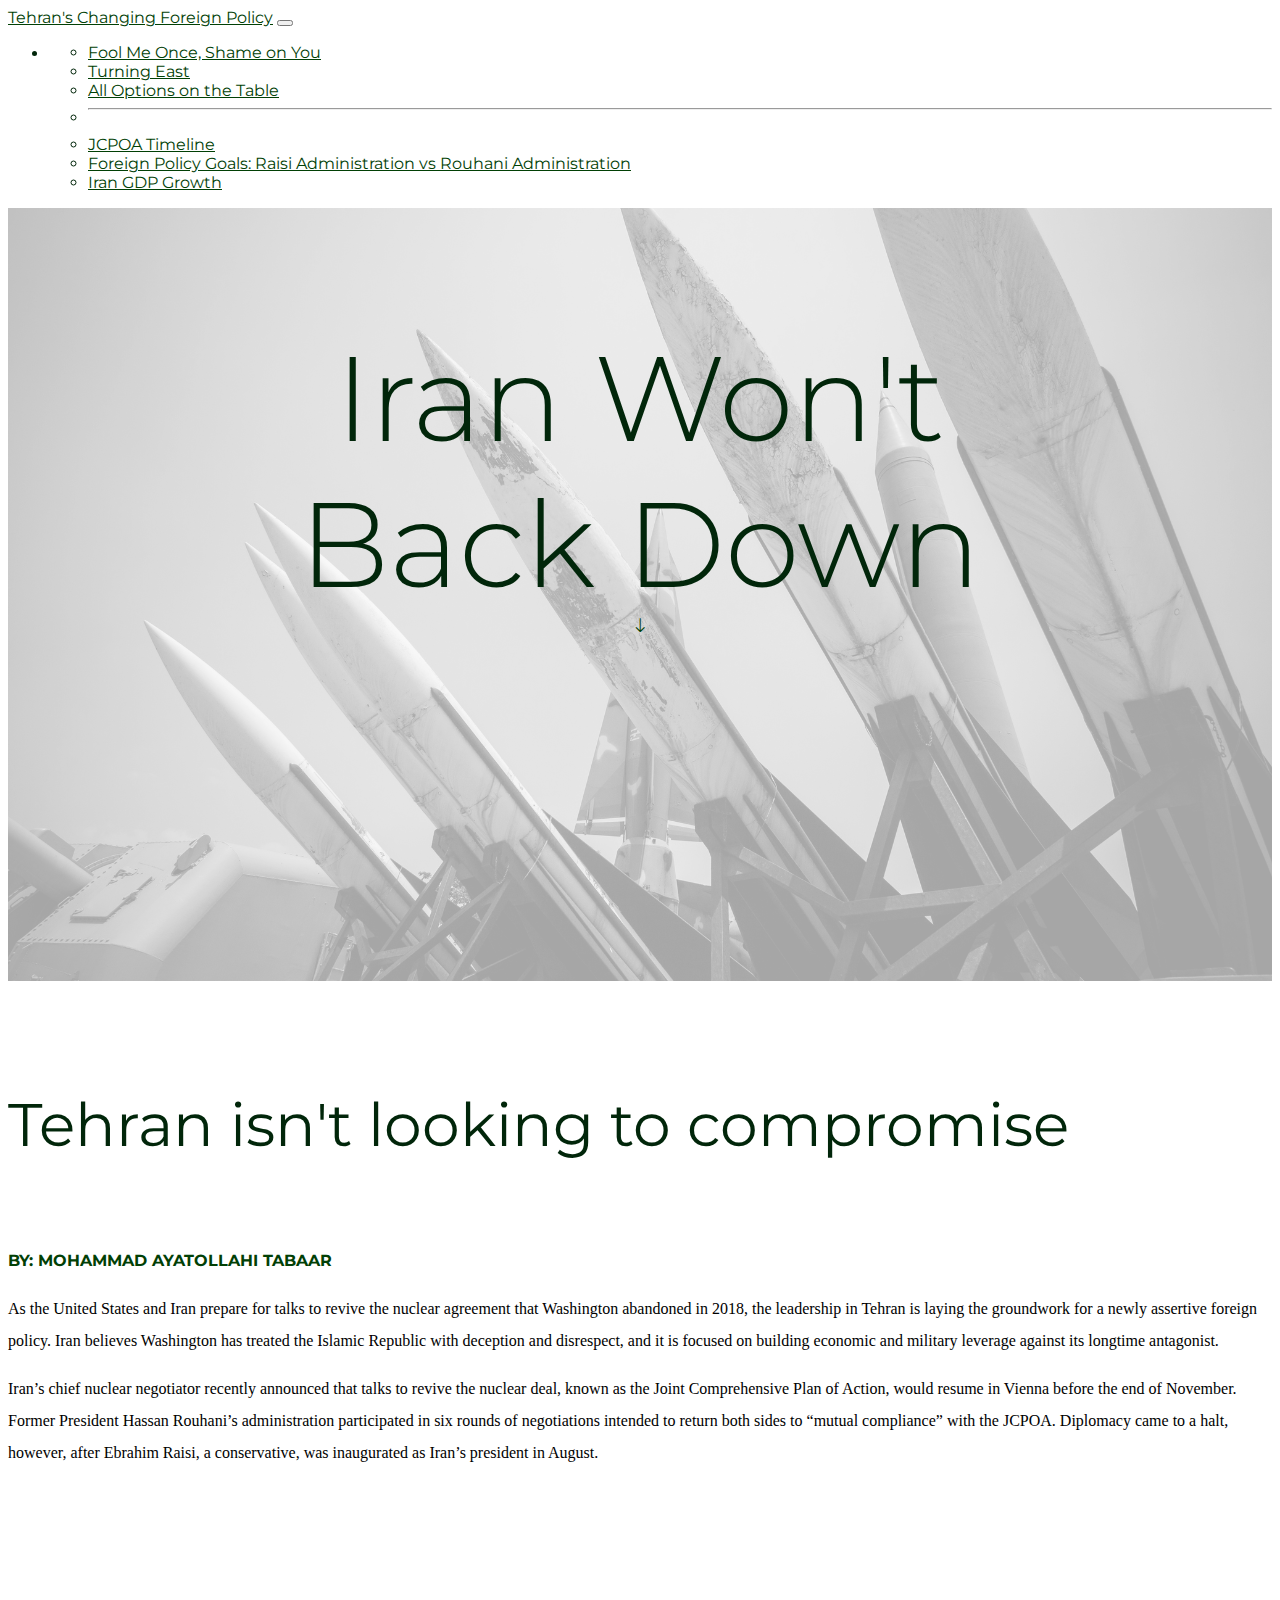
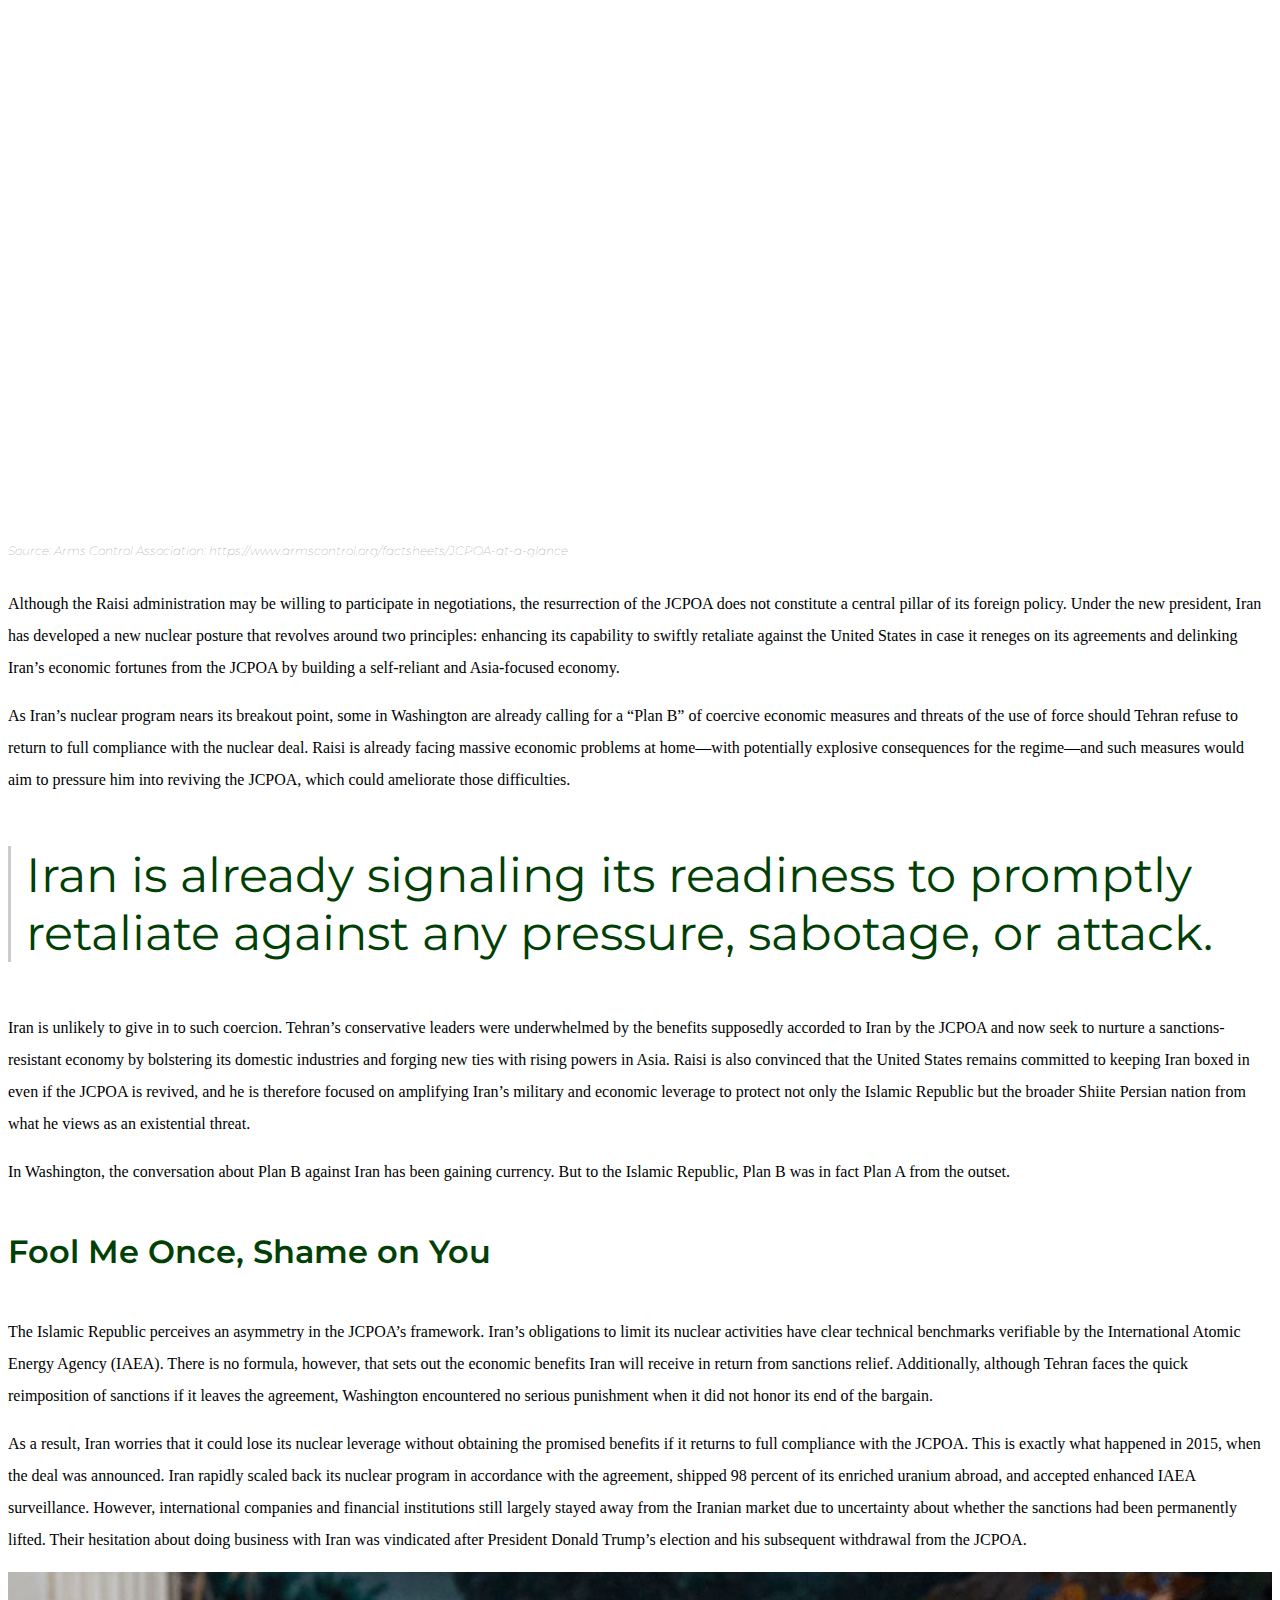
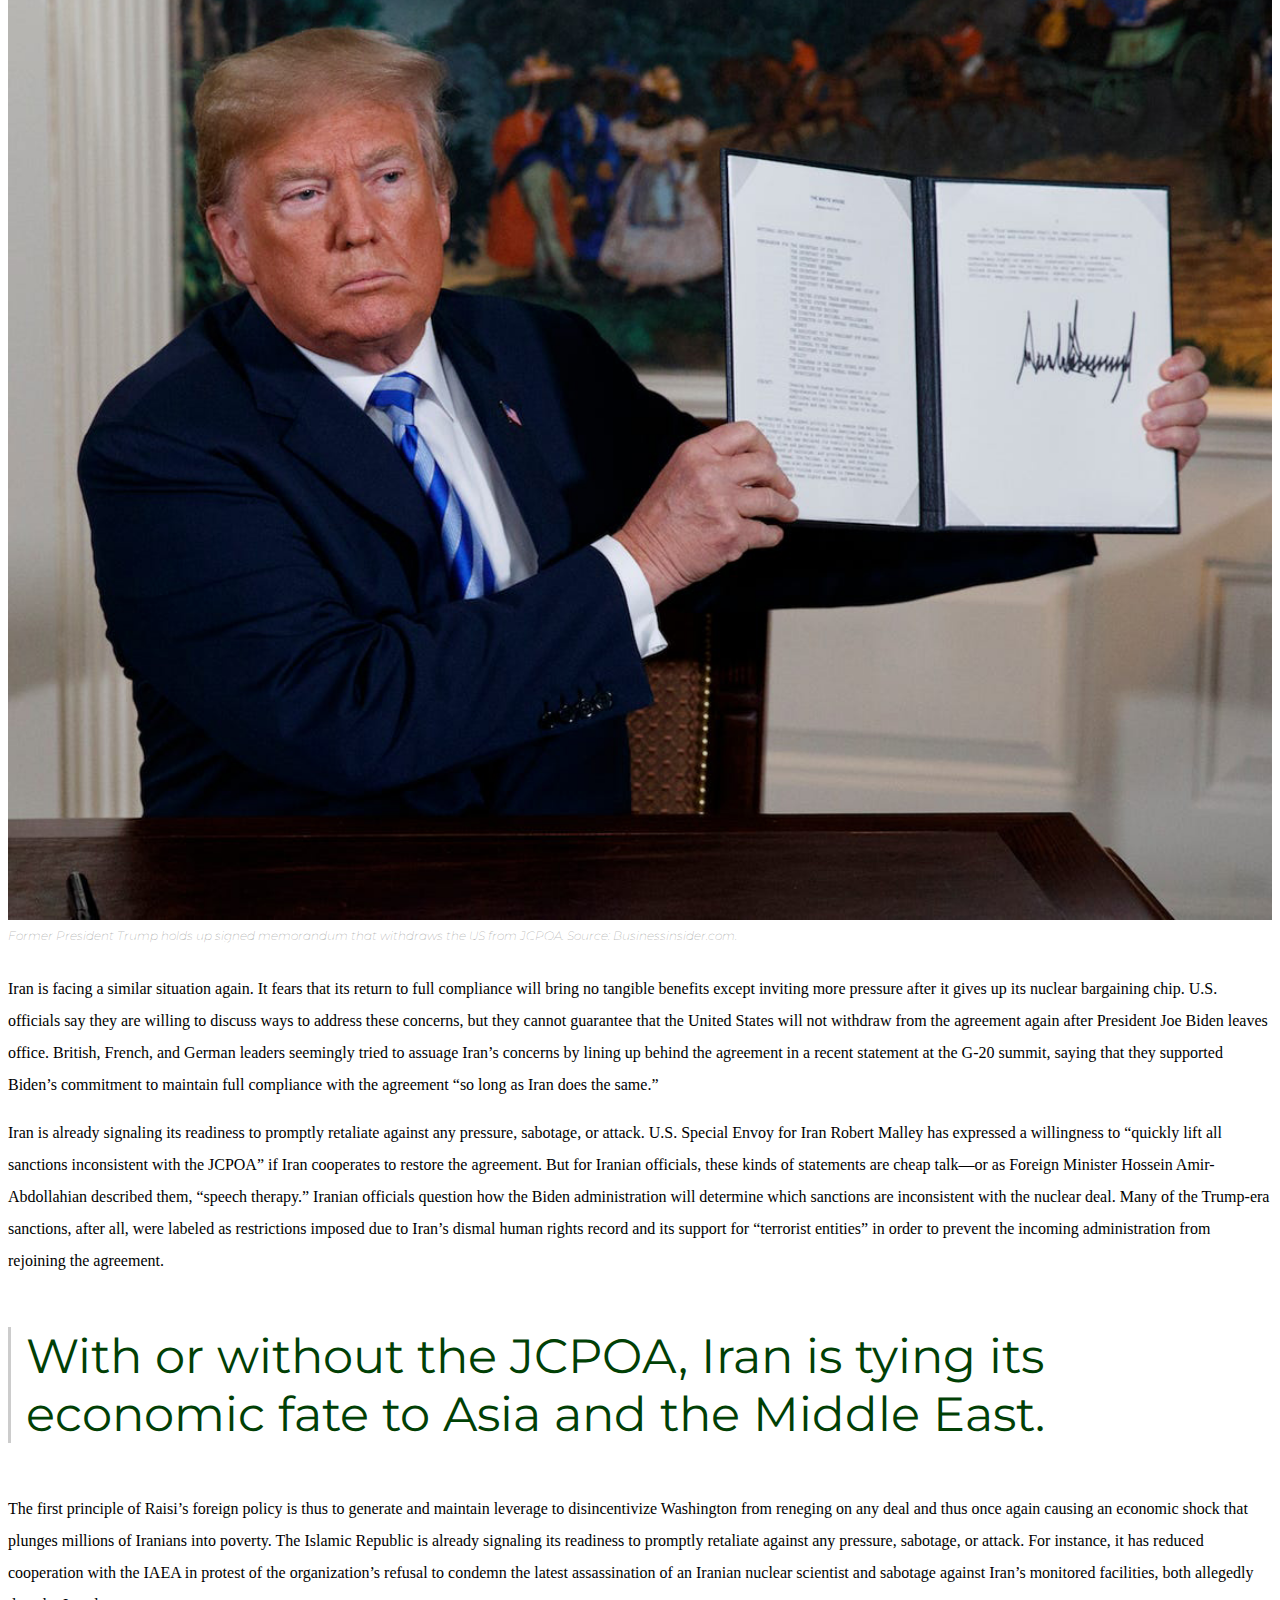
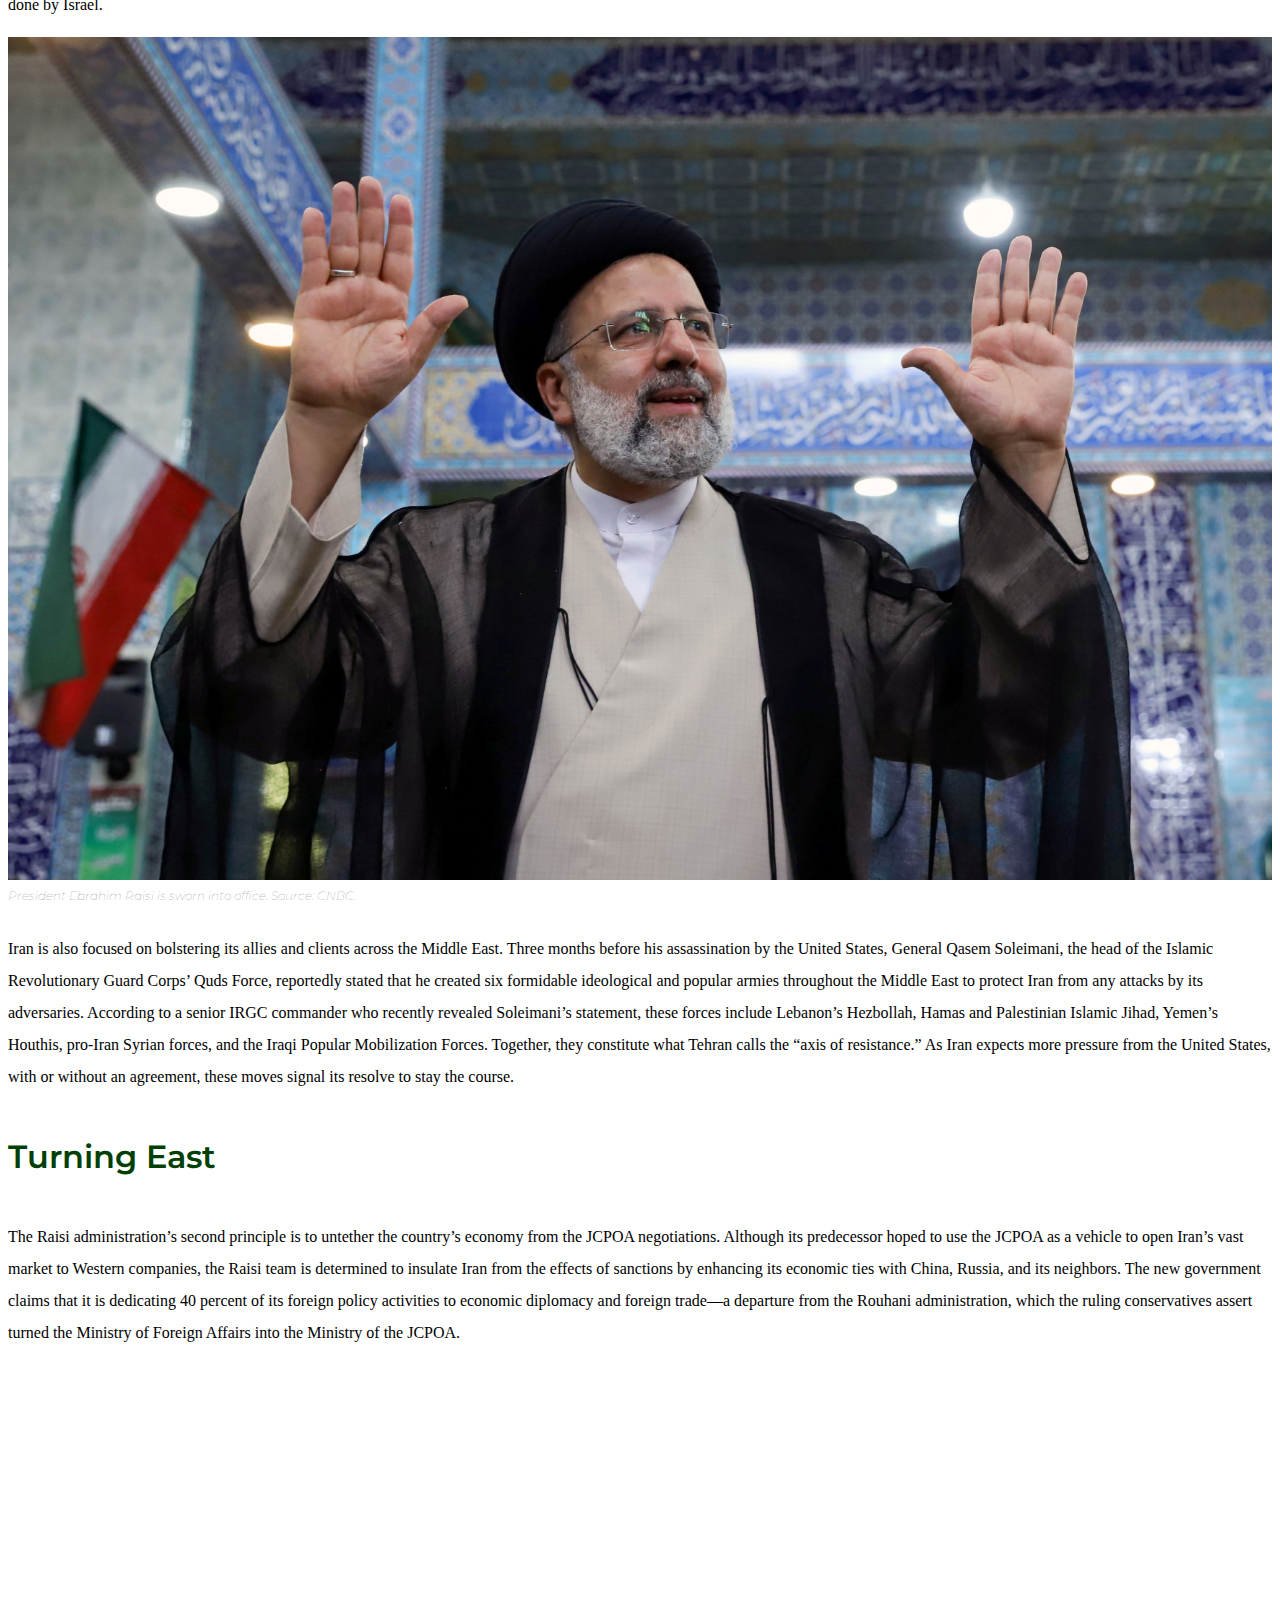
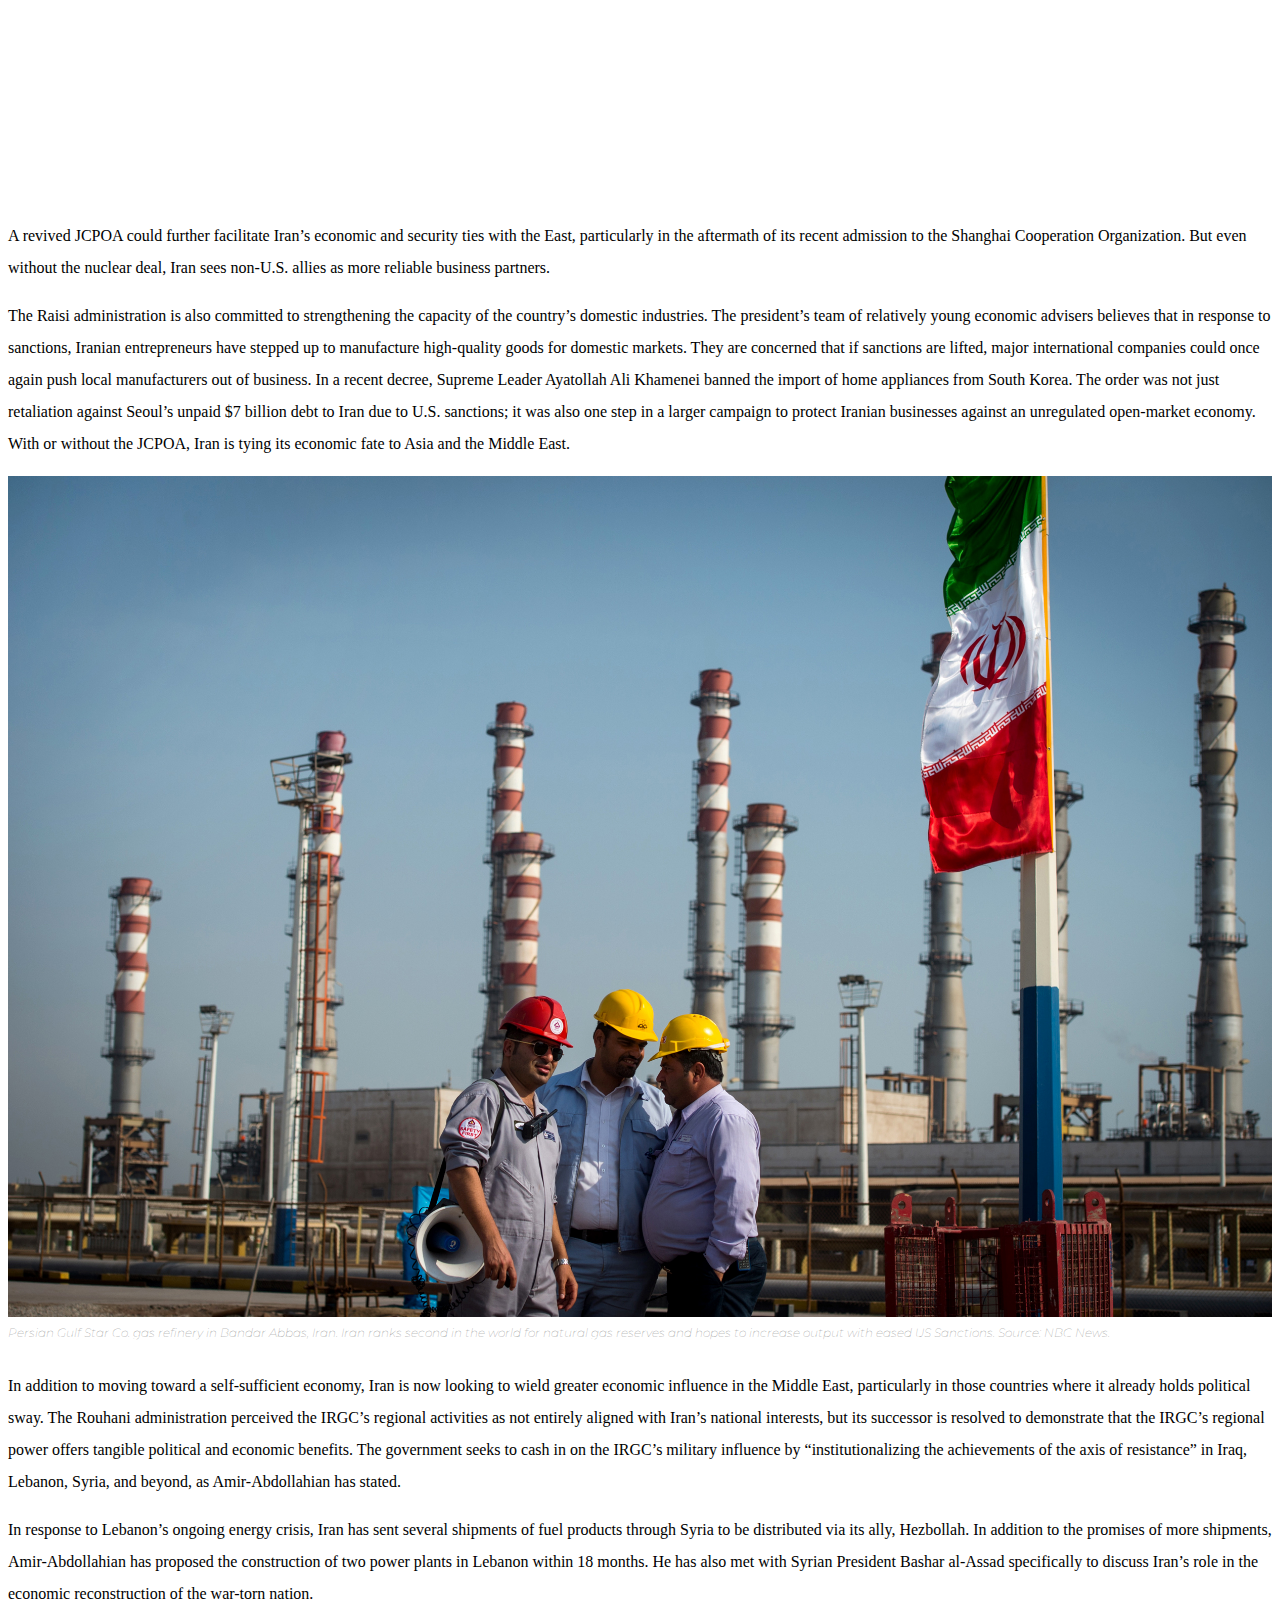
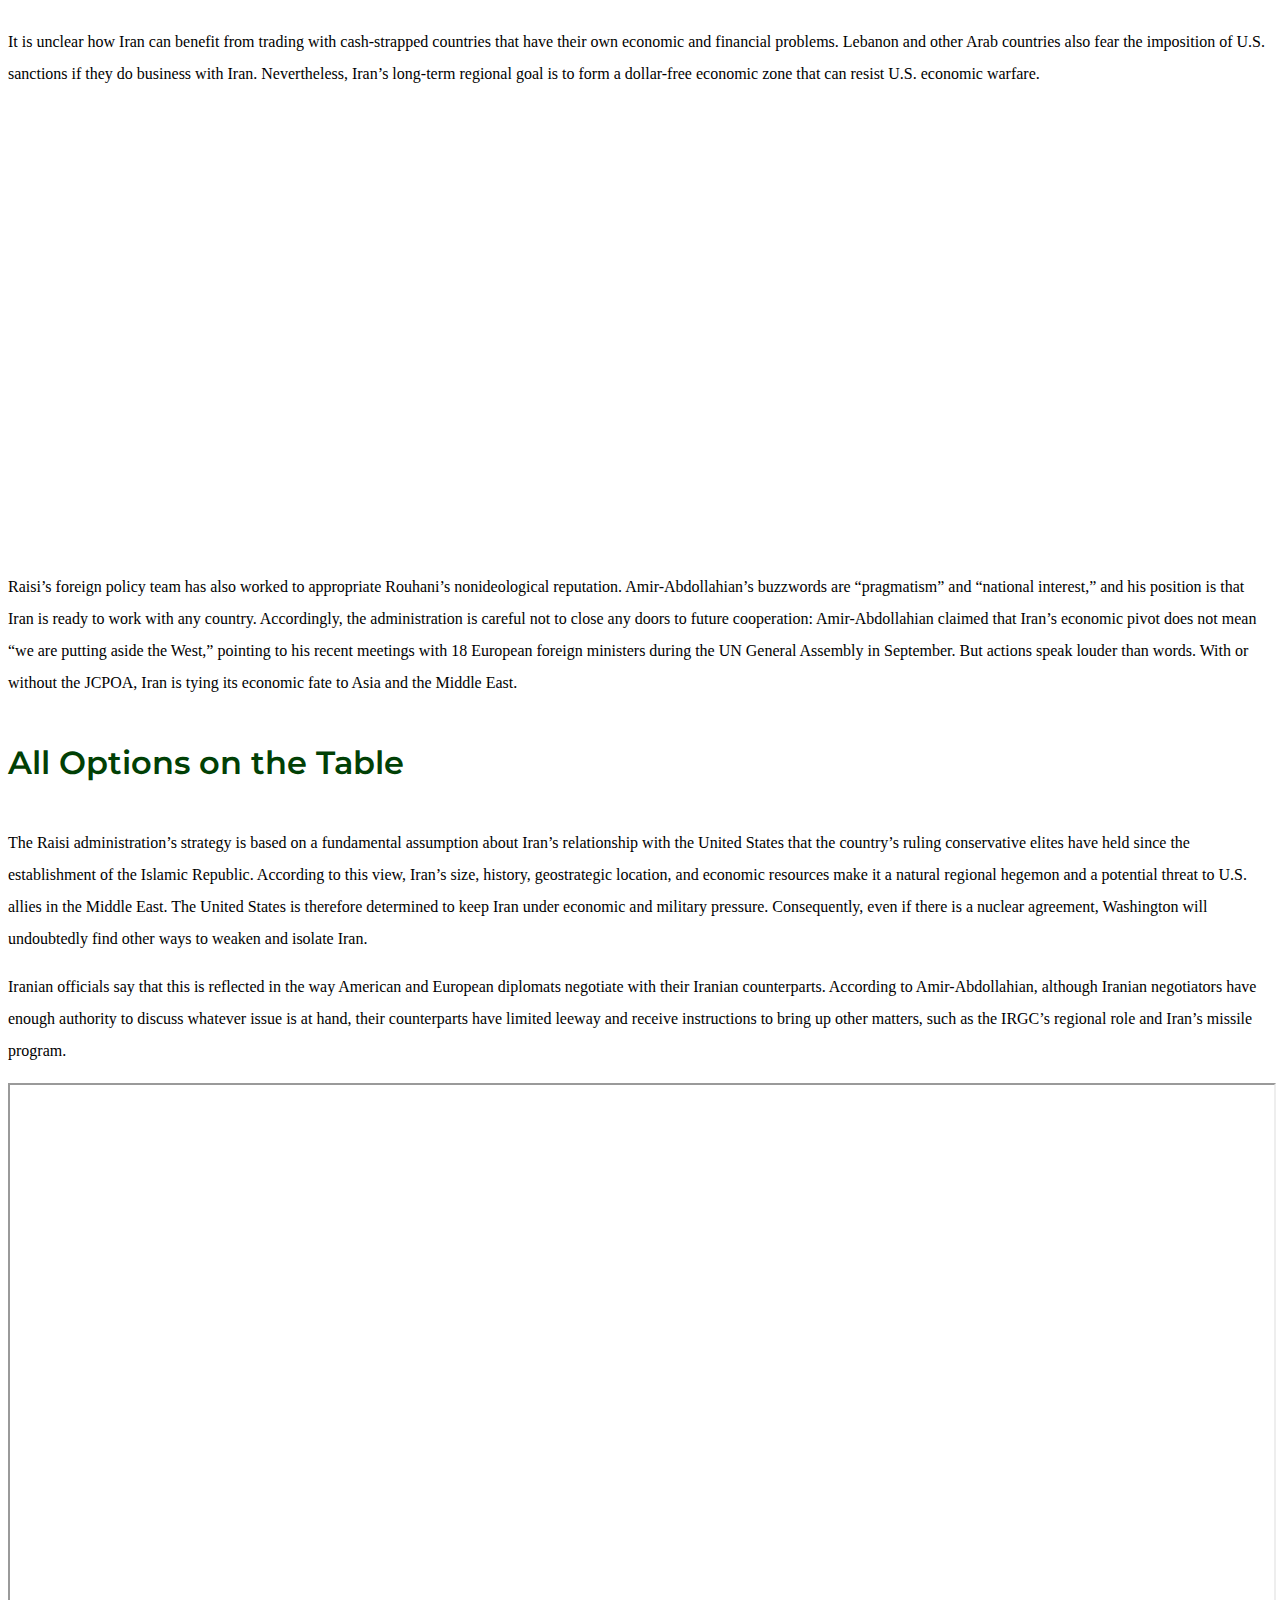
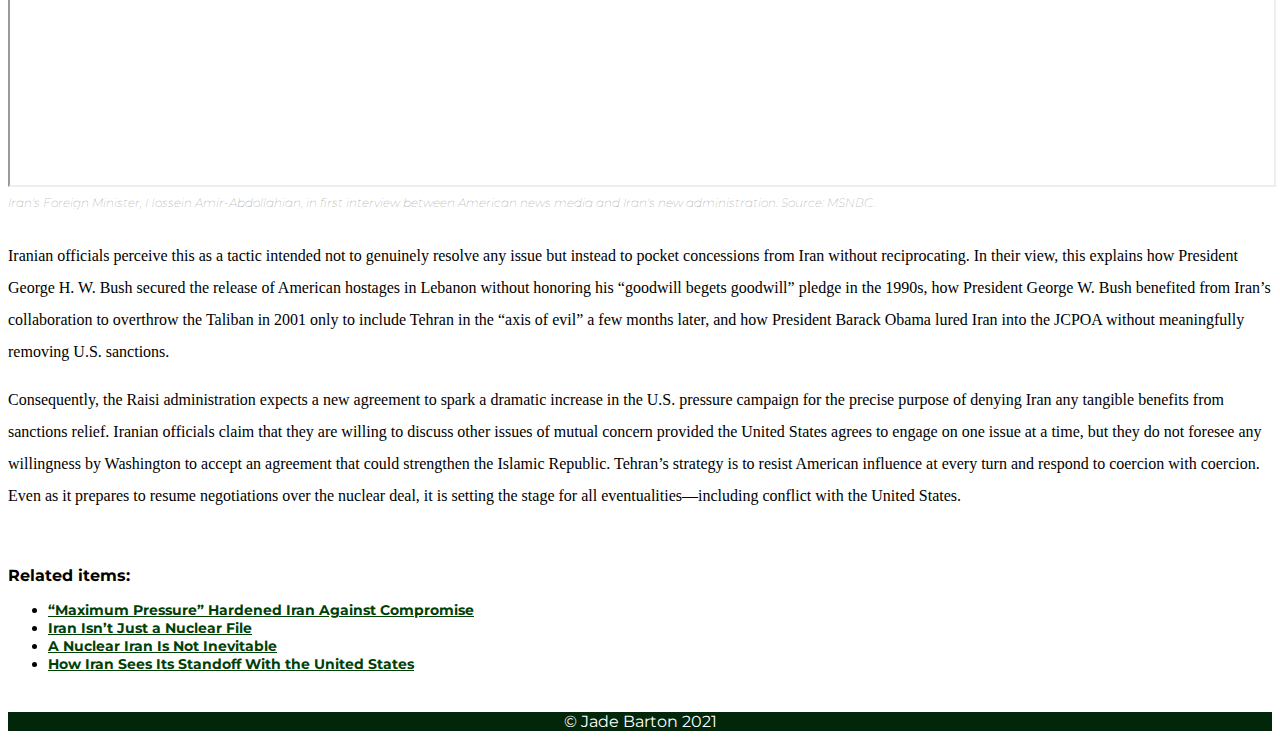
<file: final/final.html>
<!DOCTYPE html>
<html lang="en">
  <head>
    <meta charset="utf-8">
    <meta name="viewport" content="width=device-width, initial-scale=1, shrink-to-fit=no">

    <title>Tehran's Changing Foreign Policy</title>
    <meta name="description" content="final-multimedia">

    <meta name="author" content="Jade Barton">

    <!-- Bootstrap CSS and JavaScript -->

    <link href="https://cdn.jsdelivr.net/npm/bootstrap@5.0.1/dist/css/bootstrap.min.css" rel="stylesheet" integrity="sha384-+0n0xVW2eSR5OomGNYDnhzAbDsOXxcvSN1TPprVMTNDbiYZCxYbOOl7+AMvyTG2x" crossorigin="anonymous">
    <script src="https://cdn.jsdelivr.net/npm/bootstrap@5.0.1/dist/js/bootstrap.bundle.min.js" integrity="sha384-gtEjrD/SeCtmISkJkNUaaKMoLD0//ElJ19smozuHV6z3Iehds+3Ulb9Bn9Plx0x4" crossorigin="anonymous"></script>
    <link rel="stylesheet" href="https://cdn.jsdelivr.net/npm/bootstrap-icons@1.5.0/font/bootstrap-icons.css">
    <link rel="stylesheet" type="text/css" href=" final.css">

<!--Font links-->
<link href="https://fonts.googleapis.com/css2?family=Montserrat:ital,wght@0,200;0,400;0,600;0,700;1,500&display=swap" rel="stylesheet">


 </head>
 <body>
  <!-- Navbar start-->
<nav class="navbar sticky-top navbar-expand-lg navbar-light bg-light">
  <div class="container-fluid">
    <a class="navbar-brand" href="#">Tehran's Changing Foreign Policy</a>
    <button class="navbar-toggler" type="button" data-bs-toggle="collapse" data-bs-target="#navbarSupportedContent" aria-controls="navbarSupportedContent" aria-expanded="false" aria-label="Toggle navigation">
      <span class="navbar-toggler-icon"></span>
    </button>
    <div class="collapse navbar-collapse" id="navbarSupportedContent">
      <ul class="navbar-nav me-auto mb-2 mb-lg-0">
        <li class="nav-item dropdown">
          <a class="nav-link dropdown-toggle" href="#" id="navbarDropdown" role="button" data-bs-toggle="dropdown" aria-expanded="false">

          </a>
          <ul class="dropdown-menu" aria-labelledby="navbarDropdown">
            <li><a class="dropdown-item" href="#sec1">Fool Me Once, Shame on You</a></li>
            <li><a class="dropdown-item" href="#turning">Turning East</a></li>
            <li><a class="dropdown-item" href="#sec3">All Options on the Table</a></li>
            <li><hr class="dropdown-divider"></li>
            <li><a class="dropdown-item" href="#graphic1">JCPOA Timeline</a></li>
            <li><a class="dropdown-item" href="#graphic2">Foreign Policy Goals: Raisi Administration vs Rouhani Administration</a></li>
            <li><a class="dropdown-item" href="#graphic3">Iran GDP Growth</a></li>
          </ul>
        </li>
      </ul>
    </div>
  </div>
</nav>

<!-- Navbar end-->

<!--Start of splash-->
  <div class="hero-container">
    <img src="images/missle.jpg" class="hero-image">
    <div class="overlay">
      <div class="hero-hed"><span class= "color-1"> Iran Won't</span></div>
      <div class="hero-hed"><span class= "color-3"> Back Down </span></div>
      <a class="btn btn-outline-secondary" href="#begin" role="button"><i class="bi bi-arrow-down"></i></a>
    </div>
  </div>

<!--end of splash-->

  <div class="container">

    <p class="headline" id="begin">Tehran isn't looking to compromise</p>
    <p class="byline">By: Mohammad Ayatollahi Tabaar</p>

    <div class="row">
    <div class=".col-md-6">
    <p>As the United States and Iran prepare for talks to revive the nuclear agreement that Washington abandoned in 2018, the leadership in Tehran is laying the groundwork for a newly assertive foreign policy. Iran believes Washington has treated the Islamic Republic with deception and disrespect, and it is focused on building economic and military leverage against its longtime antagonist.</p>

    <p>Iran’s chief nuclear negotiator recently announced that talks to revive the nuclear deal, known as the Joint Comprehensive Plan of Action, would resume in Vienna before the end of November. Former President Hassan Rouhani’s administration participated in six rounds of negotiations intended to return both sides to “mutual compliance” with the JCPOA. Diplomacy came to a halt, however, after Ebrahim Raisi, a conservative, was inaugurated as Iran’s president in August.</p>

    <iframe id="graphic1" src='https://cdn.knightlab.com/libs/timeline3/latest/embed/index.html?source=18h7Aq36Dd1gnPLdIeoWVqQLIEoi9CD5EG5pFNs_X6yY&font=Default&lang=en&timenav_position=top&initial_zoom=2&height=650' width='100%' height='650' webkitallowfullscreen mozallowfullscreen allowfullscreen frameborder='0'></iframe>
    <p class="caption"> Source: Arms Control Association: https://www.armscontrol.org/factsheets/JCPOA-at-a-glance </p>

    <p>Although the Raisi administration may be willing to participate in negotiations, the resurrection of the JCPOA does not constitute a central pillar of its foreign policy. Under the new president, Iran has developed a new nuclear posture that revolves around two principles: enhancing its capability to swiftly retaliate against the United States in case it reneges on its agreements and delinking Iran’s economic fortunes from the JCPOA by building a self-reliant and Asia-focused economy.</p>


    <p>As Iran’s nuclear program nears its breakout point, some in Washington are already calling for a “Plan B” of coercive economic measures and threats of the use of force should Tehran refuse to return to full compliance with the nuclear deal. Raisi is already facing massive economic problems at home—with potentially explosive consequences for the regime—and such measures would aim to pressure him into reviving the JCPOA, which could ameliorate those difficulties.</p>

    <div class="quote">Iran is already signaling its readiness to promptly retaliate against any pressure, sabotage, or attack.</div>

    <p>Iran is unlikely to give in to such coercion. Tehran’s conservative leaders were underwhelmed by the benefits supposedly accorded to Iran by the JCPOA and now seek to nurture a sanctions-resistant economy by bolstering its domestic industries and forging new ties with rising powers in Asia. Raisi is also convinced that the United States remains committed to keeping Iran boxed in even if the JCPOA is revived, and he is therefore focused on amplifying Iran’s military and economic leverage to protect not only the Islamic Republic but the broader Shiite Persian nation from what he views as an existential threat.</p>

    <div id="sec1">  </div>

    <p>In Washington, the conversation about Plan B against Iran has been gaining currency. But to the Islamic Republic, Plan B was in fact Plan A from the outset.</p>

    </div>

    <div class=".col-md-6">
    <p class="chapter-headline"> Fool Me Once, Shame on You </p>

    <p>The Islamic Republic perceives an asymmetry in the JCPOA’s framework. Iran’s obligations to limit its nuclear activities have clear technical benchmarks verifiable by the International Atomic Energy Agency (IAEA). There is no formula, however, that sets out the economic benefits Iran will receive in return from sanctions relief. Additionally, although Tehran faces the quick reimposition of sanctions if it leaves the agreement, Washington encountered no serious punishment when it did not honor its end of the bargain. </p>

    <p>As a result, Iran worries that it could lose its nuclear leverage without obtaining the promised benefits if it returns to full compliance with the JCPOA. This is exactly what happened in 2015, when the deal was announced. Iran rapidly scaled back its nuclear program in accordance with the agreement, shipped 98 percent of its enriched uranium abroad, and accepted enhanced IAEA surveillance. However, international companies and financial institutions still largely stayed away from the Iranian market due to uncertainty about whether the sanctions had been permanently lifted. Their hesitation about doing business with Iran was vindicated after President Donald Trump’s election and his subsequent withdrawal from the JCPOA.</p>

    <div id="picture">
      <img class="image"src="images/trump-withdraw.jpg" alt="Trump Withdraws from JPCOA"/>
      <p class="caption"> Former President Trump holds up signed memorandum that withdraws the US from JCPOA. Source: Businessinsider.com.</p>
    </div>


    <p>Iran is facing a similar situation again. It fears that its return to full compliance will bring no tangible benefits except inviting more pressure after it gives up its nuclear bargaining chip. U.S. officials say they are willing to discuss ways to address these concerns, but they cannot guarantee that the United States will not withdraw from the agreement again after President Joe Biden leaves office. British, French, and German leaders seemingly tried to assuage Iran’s concerns by lining up behind the agreement in a recent statement at the G-20 summit, saying that they supported Biden’s commitment to maintain full compliance with the agreement “so long as Iran does the same.”</p>

    <p>Iran is already signaling its readiness to promptly retaliate against any pressure, sabotage, or attack. U.S. Special Envoy for Iran Robert Malley has expressed a willingness to “quickly lift all sanctions inconsistent with the JCPOA” if Iran cooperates to restore the agreement. But for Iranian officials, these kinds of statements are cheap talk—or as Foreign Minister Hossein Amir-Abdollahian described them, “speech therapy.” Iranian officials question how the Biden administration will determine which sanctions are inconsistent with the nuclear deal. Many of the Trump-era sanctions, after all, were labeled as restrictions imposed due to Iran’s dismal human rights record and its support for “terrorist entities” in order to prevent the incoming administration from rejoining the agreement.</p>

    <div class="quote">With or without the JCPOA, Iran is tying its economic fate to Asia and the Middle East.</div>

    <p>The first principle of Raisi’s foreign policy is thus to generate and maintain leverage to disincentivize Washington from reneging on any deal and thus once again causing an economic shock that plunges millions of Iranians into poverty. The Islamic Republic is already signaling its readiness to promptly retaliate against any pressure, sabotage, or attack. For instance, it has reduced cooperation with the IAEA in protest of the organization’s refusal to condemn the latest assassination of an Iranian nuclear scientist and sabotage against Iran’s monitored facilities, both allegedly done by Israel.</p>

    <div id="picture">
      <img class="image"src="images/raisi.jpg" alt="President Raisi Sworn In"/>
      <p class="caption"> President Ebrahim Raisi is sworn into office. Source: CNBC.</p>
    </div>

    <p>Iran is also focused on bolstering its allies and clients across the Middle East. Three months before his assassination by the United States, General Qasem Soleimani, the head of the Islamic Revolutionary Guard Corps’ Quds Force, reportedly stated that he created six formidable ideological and popular armies throughout the Middle East to protect Iran from any attacks by its adversaries. According to a senior IRGC commander who recently revealed Soleimani’s statement, these forces include Lebanon’s Hezbollah, Hamas and Palestinian Islamic Jihad, Yemen’s Houthis, pro-Iran Syrian forces, and the Iraqi
    <span id="turning"></span>Popular Mobilization Forces. Together, they constitute what Tehran calls the “axis of resistance.” As Iran expects more pressure from the United States, with or without an agreement, these moves signal its resolve to stay the course.</p>

    </div>
    </div>

    <div class="row">
    <div class=".col-md-6">
    <p class="chapter-headline"> Turning East </p>

    <p>The Raisi administration’s second principle is to untether the country’s economy from the JCPOA negotiations. Although its predecessor hoped to use the JCPOA as a vehicle to open Iran’s vast market to Western companies, the Raisi team is determined to insulate Iran from the effects of sanctions by enhancing its economic ties with China, Russia, and its neighbors. The new government claims that it is dedicating 40 percent of its foreign policy activities to economic diplomacy and foreign trade—a departure from the Rouhani administration, which the ruling conservatives assert turned the Ministry of Foreign Affairs into the Ministry of the JCPOA.</p>

    <iframe class="graphic" title="Foreign Policy Goals: Raisi Administration (2021-pres.) vs Rouhani Administration (2012-2021)" aria-label="Map" id= "graphic2" "datawrapper-chart-b9Jf3" src="https://datawrapper.dwcdn.net/b9Jf3/1/" scrolling="no" frameborder="0" style="width: 0; min-width: 100% !important; border: none;" height="390"></iframe><script type="text/javascript">!function(){"use strict";window.addEventListener("message",(function(e){if(void 0!==e.data["datawrapper-height"]){var t=document.querySelectorAll("iframe");for(var a in e.data["datawrapper-height"])for(var r=0;r<t.length;r++){if(t[r].contentWindow===e.source)t[r].style.height=e.data["datawrapper-height"][a]+"px"}}}))}();
    </script>

    <p>A revived JCPOA could further facilitate Iran’s economic and security ties with the East, particularly in the aftermath of its recent admission to the Shanghai Cooperation Organization. But even without the nuclear deal, Iran sees non-U.S. allies as more reliable business partners.</p>

    <p>The Raisi administration is also committed to strengthening the capacity of the country’s domestic industries. The president’s team of relatively young economic advisers believes that in response to sanctions, Iranian entrepreneurs have stepped up to manufacture high-quality goods for domestic markets. They are concerned that if sanctions are lifted, major international companies could once again push local manufacturers out of business. In a recent decree, Supreme Leader Ayatollah Ali Khamenei banned the import of home appliances from South Korea. The order was not just retaliation against Seoul’s unpaid $7 billion debt to Iran due to U.S. sanctions; it was also one step in a larger campaign to protect Iranian businesses against an unregulated open-market economy. With or without the JCPOA, Iran is tying its economic fate to Asia and the Middle East.</p>

    <div id="picture">
      <img class="image"src="images/iran-oil.jpg" alt="Oil Production Iran"/>
      <p class="caption"> Persian Gulf Star Co. gas refinery in Bandar Abbas, Iran. Iran ranks second in the world for natural gas reserves and hopes to increase output with eased US Sanctions.   Source: NBC News.</p>
    </div>

    <p>In addition to moving toward a self-sufficient economy, Iran is now looking to wield greater economic influence in the Middle East, particularly in those countries where it already holds political sway. The Rouhani administration perceived the IRGC’s regional activities as not entirely aligned with Iran’s national interests, but its successor is resolved to demonstrate that the IRGC’s regional power offers tangible political and economic benefits. The government seeks to cash in on the IRGC’s military influence by “institutionalizing the achievements of the axis of resistance” in Iraq, Lebanon, Syria, and beyond, as Amir-Abdollahian has stated.</p>

    <p>In response to Lebanon’s ongoing energy crisis, Iran has sent several shipments of fuel products through Syria to be distributed via its ally, Hezbollah. In addition to the promises of more shipments, Amir-Abdollahian has proposed the construction of two power plants in Lebanon within 18 months. He has also met with Syrian President Bashar al-Assad specifically to discuss Iran’s role in the economic reconstruction of the war-torn nation.</p>

    <p>It is unclear how Iran can benefit from trading with cash-strapped countries that have their own economic and financial problems. Lebanon and other Arab countries also fear the imposition of U.S. sanctions if they do business with Iran. Nevertheless, Iran’s long-term regional goal is to form a dollar-free economic zone that can resist U.S. economic warfare.</p>

    <iframe class="graphic"title="Iran GDP Growth 2012-2020 by Annual %" aria-label="Interactive line chart" id="graphic3" "datawrapper-chart-Xua0y" src="https://datawrapper.dwcdn.net/Xua0y/4/" scrolling="no" frameborder="0" style="width: 0; min-width: 100% !important; border: none;" height="400"></iframe><script type="text/javascript">!function(){"use strict";window.addEventListener("message",(function(e){if(void 0!==e.data["datawrapper-height"]){var t=document.querySelectorAll("iframe");for(var a in e.data["datawrapper-height"])for(var r=0;r<t.length;r++){if(t[r].contentWindow===e.source)t[r].style.height=e.data["datawrapper-height"][a]+"px"}}}))}();
    </script>

    <p>Raisi’s foreign policy team has also worked to appropriate Rouhani’s nonideological reputation. Amir-Abdollahian’s buzzwords are “pragmatism” and “national interest,” and his position is that Iran is ready to work with any country. Accordingly, the administration is careful not to close any doors to future cooperation: Amir-Abdollahian claimed that Iran’s economic pivot does not mean “we are putting aside the West,” pointing to his recent meetings with 18 European <span id="sec3"></span>foreign ministers during the UN General Assembly in September. But actions speak louder than words. With or without the JCPOA, Iran is tying its economic fate to Asia and the Middle East.</p>

    </div>

    <div class=".col-md-6">
    <p class="chapter-headline"> All Options on the Table </p>

    <p>The Raisi administration’s strategy is based on a fundamental assumption about Iran’s relationship with the United States that the country’s ruling conservative elites have held since the establishment of the Islamic Republic. According to this view, Iran’s size, history, geostrategic location, and economic resources make it a natural regional hegemon and a potential threat to U.S. allies in the Middle East. The United States is therefore determined to keep Iran under economic and military pressure. Consequently, even if there is a nuclear agreement, Washington will undoubtedly find other ways to weaken and isolate Iran.</p>

    <p>Iranian officials say that this is reflected in the way American and European diplomats negotiate with their Iranian counterparts. According to Amir-Abdollahian, although Iranian negotiators have enough authority to discuss whatever issue is at hand, their counterparts have limited leeway and receive instructions to bring up other matters, such as the IRGC’s regional role and Iran’s missile program.</p>

    <div id="picture">
    <iframe class="image video" height="700" src="https://www.youtube.com/embed/NqqwDNOzdyY"></iframe>
    <p class="caption"> Iran's Foreign Minister, Hossein Amir-Abdollahian, in first interview between American news media and Iran's new administration. Source: MSNBC.</p>
    </div>

    <p>Iranian officials perceive this as a tactic intended not to genuinely resolve any issue but instead to pocket concessions from Iran without reciprocating. In their view, this explains how President George H. W. Bush secured the release of American hostages in Lebanon without honoring his “goodwill begets goodwill” pledge in the 1990s, how President George W. Bush benefited from Iran’s collaboration to overthrow the Taliban in 2001 only to include Tehran in the “axis of evil” a few months later, and how President Barack Obama lured Iran into the JCPOA without meaningfully removing U.S. sanctions.</p>

    <p>Consequently, the Raisi administration expects a new agreement to spark a dramatic increase in the U.S. pressure campaign for the precise purpose of denying Iran any tangible benefits from sanctions relief. Iranian officials claim that they are willing to discuss other issues of mutual concern provided the United States agrees to engage on one issue at a time, but they do not foresee any willingness by Washington to accept an agreement that could strengthen the Islamic Republic. Tehran’s strategy is to resist American influence at every turn and respond to coercion with coercion. Even as it prepares to resume negotiations over the nuclear deal, it is setting the stage for all eventualities—including conflict with the United States.</p>

    </div>
    </div>

    <div class="links">
      <h3> Related items:</h3>
      <ul>
        <li><a class="links" href="https://www.foreignaffairs.com/articles/iran/2021-03-11/maximum-pressure-hardened-iran-against-compromise" target="_blank">“Maximum Pressure” Hardened Iran Against Compromise </a></li>
        <li><a class="links" href="https://www.foreignaffairs.com/articles/united-states/2021-02-02/iran-isnt-just-nuclear-file" target="_blank">Iran Isn’t Just a Nuclear File</a></li>
        <li><a class="links" href="https://www.foreignaffairs.com/articles/iran/2021-11-16/nuclear-iran-not-inevitable" target="_blank">A Nuclear Iran Is Not Inevitable</a></li>
        <li><a class="links" href="https://www.foreignaffairs.com/articles/iran/2019-07-12/how-iran-sees-its-standoff-united-states" target="_blank">How Iran Sees Its Standoff With the United States</a></li>
      </ul>
    </div>

  </div>

<!--footer-->
  <footer class="footer mt-auto py-3" id="footer">
    <div class="container footer">
     <span class="footer-text">&copy Jade Barton 2021</span>
   </div>
  </footer>

  <!-- jQuery first, then Popper.js, then Bootstrap JS -->
  <script src="https://code.jquery.com/jquery-3.3.1.slim.min.js" integrity="sha384-q8i/X+965DzO0rT7abK41JStQIAqVgRVzpbzo5smXKp4YfRvH+8abtTE1Pi6jizo" crossorigin="anonymous"></script>
  <script src="https://cdnjs.cloudflare.com/ajax/libs/popper.js/1.14.6/umd/popper.min.js" integrity="sha384-wHAiFfRlMFy6i5SRaxvfOCifBUQy1xHdJ/yoi7FRNXMRBu5WHdZYu1hA6ZOblgut" crossorigin="anonymous"></script>
  <script src="https://stackpath.bootstrapcdn.com/bootstrap/4.2.1/js/bootstrap.min.js" integrity="sha384-B0UglyR+jN6CkvvICOB2joaf5I4l3gm9GU6Hc1og6Ls7i6U/mkkaduKaBhlAXv9k" crossorigin="anonymous"></script>

  </body>

</html>
</file>
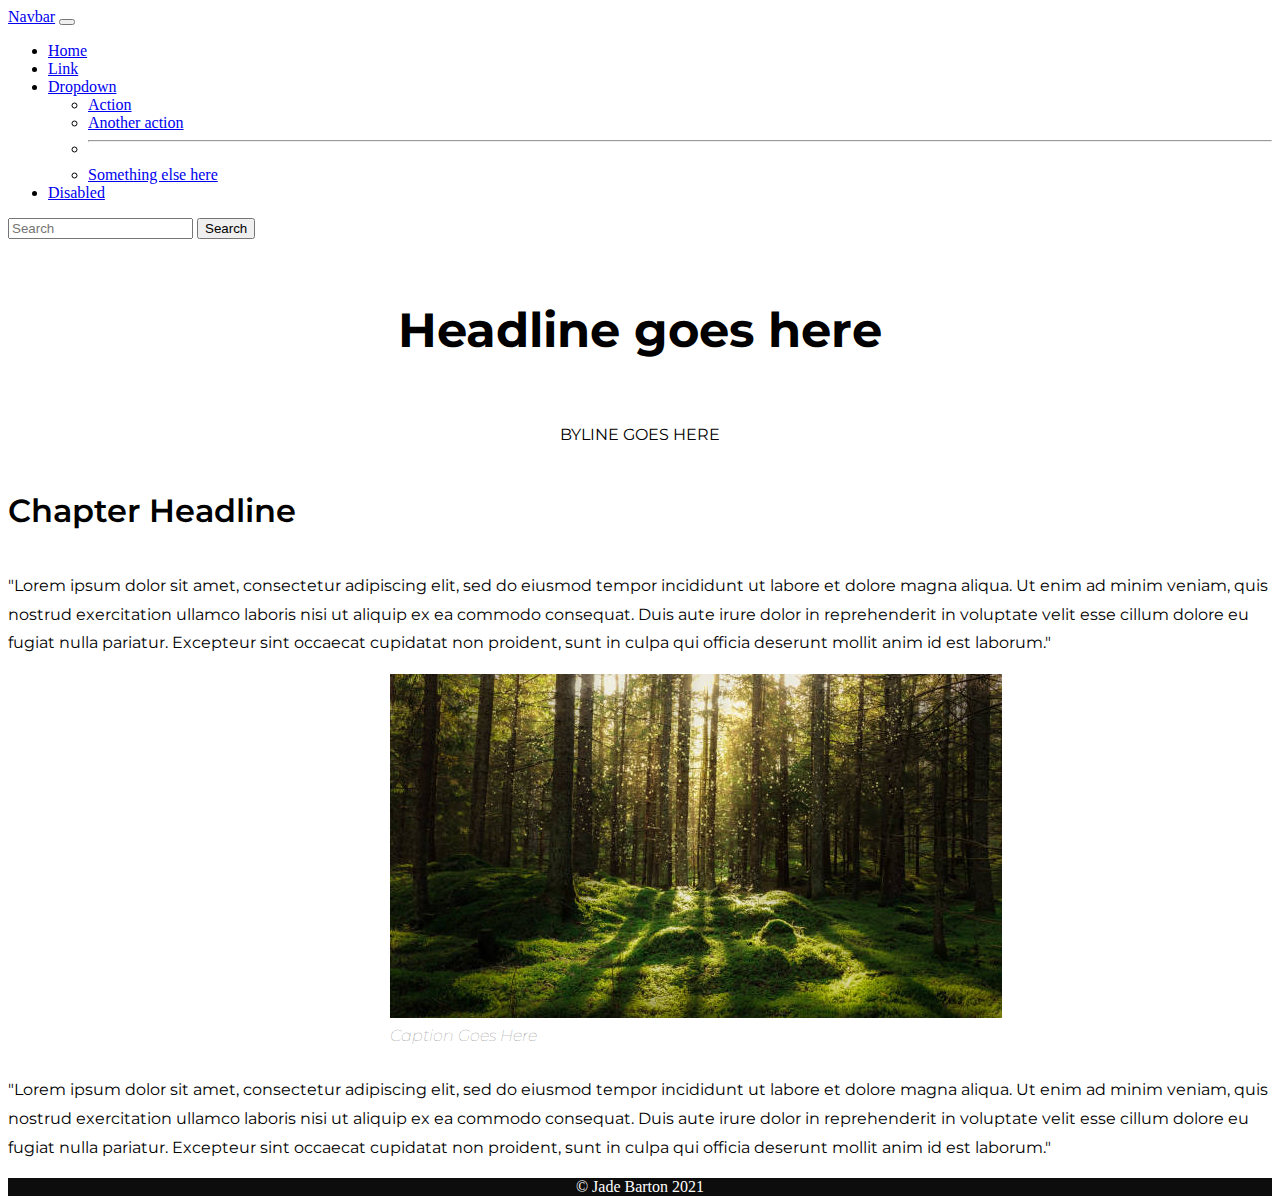
<file: html-frame/html-frame.html>
<!DOCTYPE html>
<html lang="en">
  <head>
    <meta charset="utf-8">
    <meta name="viewport" content="width=device-width, initial-scale=1, shrink-to-fit=no">

    <title>HTML FRAME</title>
    <meta name="description" content="frame">

    <meta name="author" content="Jade Barton">

    <!-- Bootstrap CSS and JavaScript -->

    <link href="https://cdn.jsdelivr.net/npm/bootstrap@5.0.1/dist/css/bootstrap.min.css" rel="stylesheet" integrity="sha384-+0n0xVW2eSR5OomGNYDnhzAbDsOXxcvSN1TPprVMTNDbiYZCxYbOOl7+AMvyTG2x" crossorigin="anonymous">
    <script src="https://cdn.jsdelivr.net/npm/bootstrap@5.0.1/dist/js/bootstrap.bundle.min.js" integrity="sha384-gtEjrD/SeCtmISkJkNUaaKMoLD0//ElJ19smozuHV6z3Iehds+3Ulb9Bn9Plx0x4" crossorigin="anonymous"></script>
    <link rel="stylesheet" href="https://cdn.jsdelivr.net/npm/bootstrap-icons@1.5.0/font/bootstrap-icons.css">
    <link rel="stylesheet" type="text/css" href=" css-style.css">

<!--Font links-->
<link href="https://fonts.googleapis.com/css2?family=Montserrat:ital,wght@0,200;0,400;0,600;0,700;1,500&display=swap" rel="stylesheet">


 </head>
 <body>
  <!-- Navbar start-->

  <nav class="navba r navbar-expand-lg navbar-light bg-light">
    <div class="container-fluid">
      <a class="navbar-brand" href="#">Navbar</a>
      <button class="navbar-toggler" type="button" data-bs-toggle="collapse" data-bs-target="#navbarSupportedContent" aria-controls="navbarSupportedContent" aria-expanded="false" aria-label="Toggle navigation">
        <span class="navbar-toggler-icon"></span>
      </button>
      <div class="collapse navbar-collapse" id="navbarSupportedContent">
        <ul class="navbar-nav me-auto mb-2 mb-lg-0">
          <li class="nav-item">
            <a class="nav-link active" aria-current="page" href="#">Home</a>
          </li>
          <li class="nav-item">
            <a class="nav-link" href="#">Link</a>
          </li>
          <li class="nav-item dropdown">
            <a class="nav-link dropdown-toggle" href="#" id="navbarDropdown" role="button" data-bs-toggle="dropdown" aria-expanded="false">
              Dropdown
            </a>
            <ul class="dropdown-menu" aria-labelledby="navbarDropdown">
              <li><a class="dropdown-item" href="#">Action</a></li>
              <li><a class="dropdown-item" href="#">Another action</a></li>
              <li><hr class="dropdown-divider"></li>
              <li><a class="dropdown-item" href="#">Something else here</a></li>
            </ul>
          </li>
          <li class="nav-item">
            <a class="nav-link disabled" href="#" tabindex="-1" aria-disabled="true">Disabled</a>
          </li>
        </ul>
        <form class="d-flex">
          <input class="form-control me-2" type="search" placeholder="Search" aria-label="Search">
          <button class="btn btn-outline-success" type="submit">Search</button>
        </form>
      </div>
    </div>
  </nav>

<!-- Navbar end-->

  <div class="container">

    <p class="headline">Headline goes here</p>
    <p class="byline">Byline goes here</p>

    <p class="chapter-headline"> Chapter Headline </p>
    <p>"Lorem ipsum dolor sit amet, consectetur adipiscing elit, sed do eiusmod tempor incididunt ut labore et dolore magna aliqua. Ut enim ad minim veniam, quis nostrud exercitation ullamco laboris nisi ut aliquip ex ea commodo consequat. Duis aute irure dolor in reprehenderit in voluptate velit esse cillum dolore eu fugiat nulla pariatur. Excepteur sint occaecat cupidatat non proident, sunt in culpa qui officia deserunt mollit anim id est laborum."</p>

    <div class="image">
    <img src="nature.jpg" alt="Nature Scene"/>
    <p id="caption"> Caption Goes Here </p>
    </div>

    <p>"Lorem ipsum dolor sit amet, consectetur adipiscing elit, sed do eiusmod tempor incididunt ut labore et dolore magna aliqua. Ut enim ad minim veniam, quis nostrud exercitation ullamco laboris nisi ut aliquip ex ea commodo consequat. Duis aute irure dolor in reprehenderit in voluptate velit esse cillum dolore eu fugiat nulla pariatur. Excepteur sint occaecat cupidatat non proident, sunt in culpa qui officia deserunt mollit anim id est laborum."</p>


  </div>

<!--footer-->
  <footer class="footer mt-auto py-3" id="footer">
    <div class="container footer">
     <span class="footer-text">&copy Jade Barton 2021</span>
   </div>
  </footer>

  <!-- jQuery first, then Popper.js, then Bootstrap JS -->
  <script src="https://code.jquery.com/jquery-3.3.1.slim.min.js" integrity="sha384-q8i/X+965DzO0rT7abK41JStQIAqVgRVzpbzo5smXKp4YfRvH+8abtTE1Pi6jizo" crossorigin="anonymous"></script>
  <script src="https://cdnjs.cloudflare.com/ajax/libs/popper.js/1.14.6/umd/popper.min.js" integrity="sha384-wHAiFfRlMFy6i5SRaxvfOCifBUQy1xHdJ/yoi7FRNXMRBu5WHdZYu1hA6ZOblgut" crossorigin="anonymous"></script>
  <script src="https://stackpath.bootstrapcdn.com/bootstrap/4.2.1/js/bootstrap.min.js" integrity="sha384-B0UglyR+jN6CkvvICOB2joaf5I4l3gm9GU6Hc1og6Ls7i6U/mkkaduKaBhlAXv9k" crossorigin="anonymous"></script>

  </body>

</html>
</file>
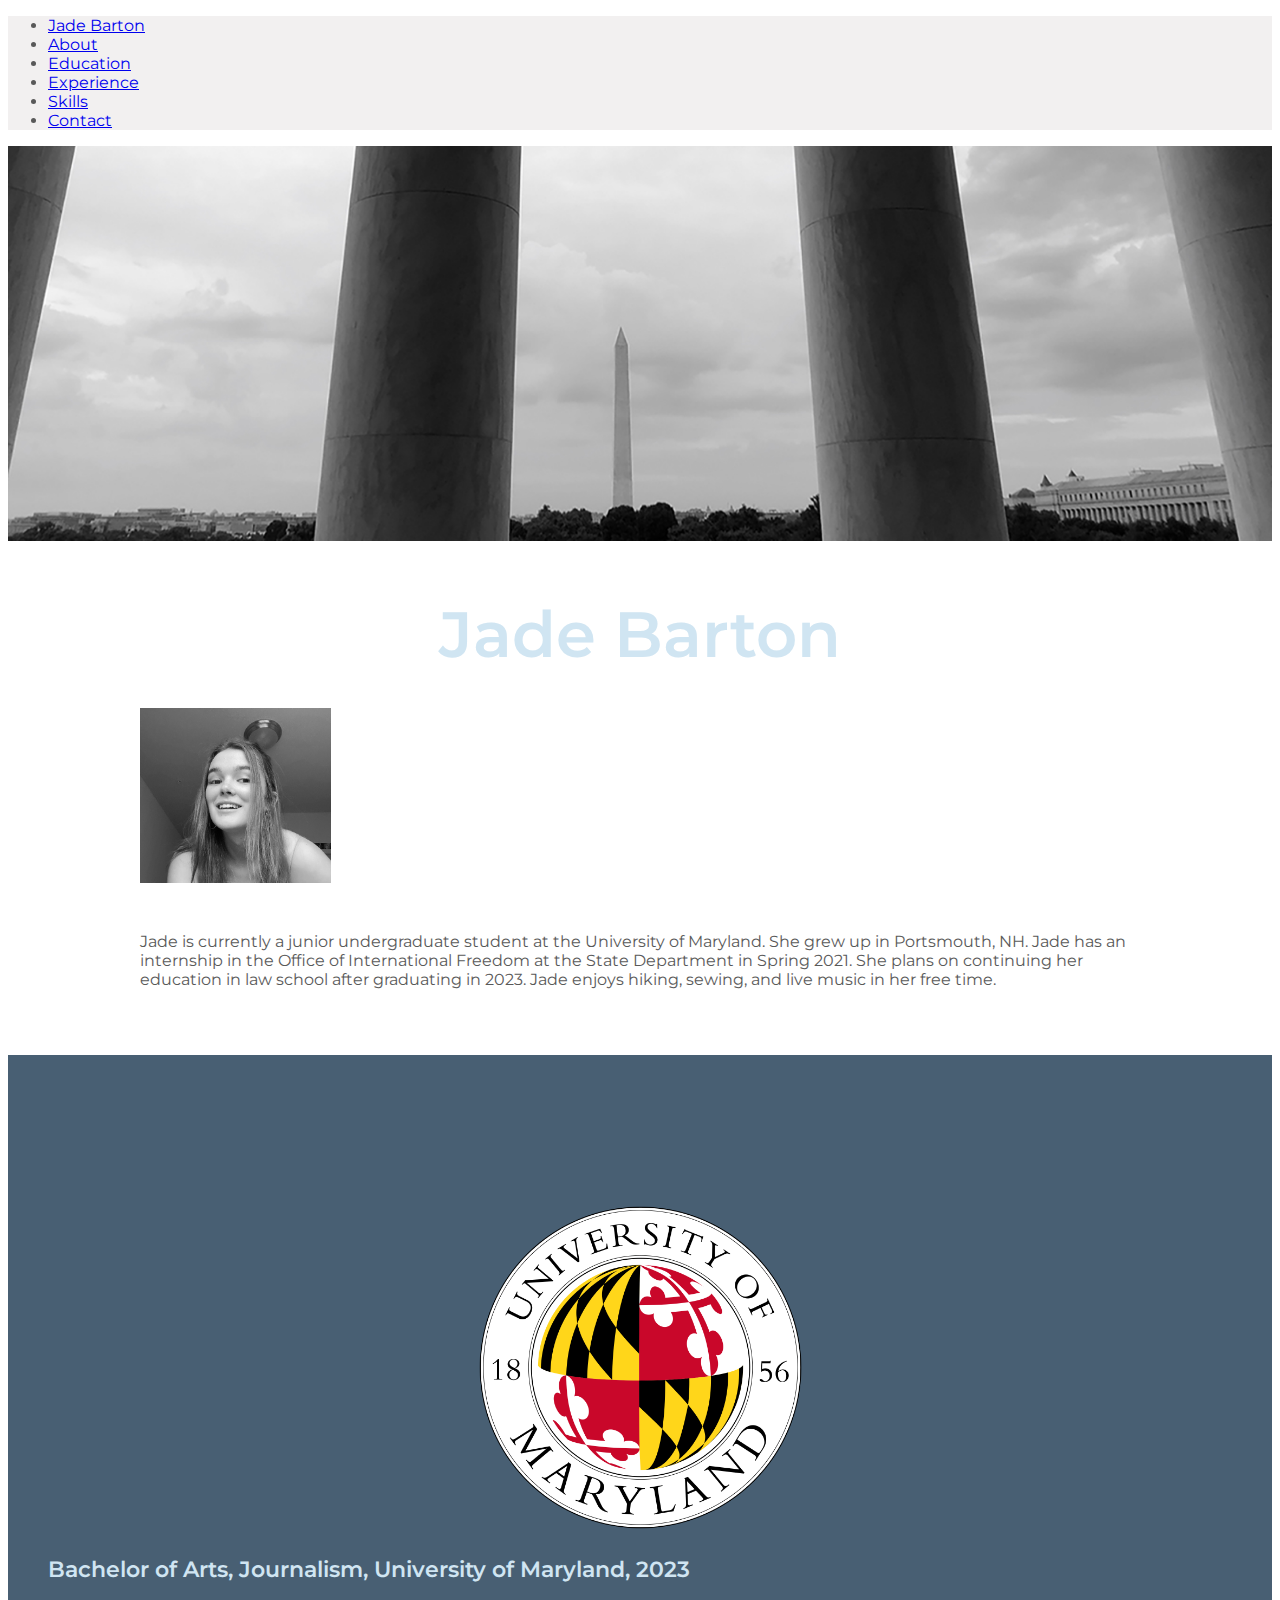
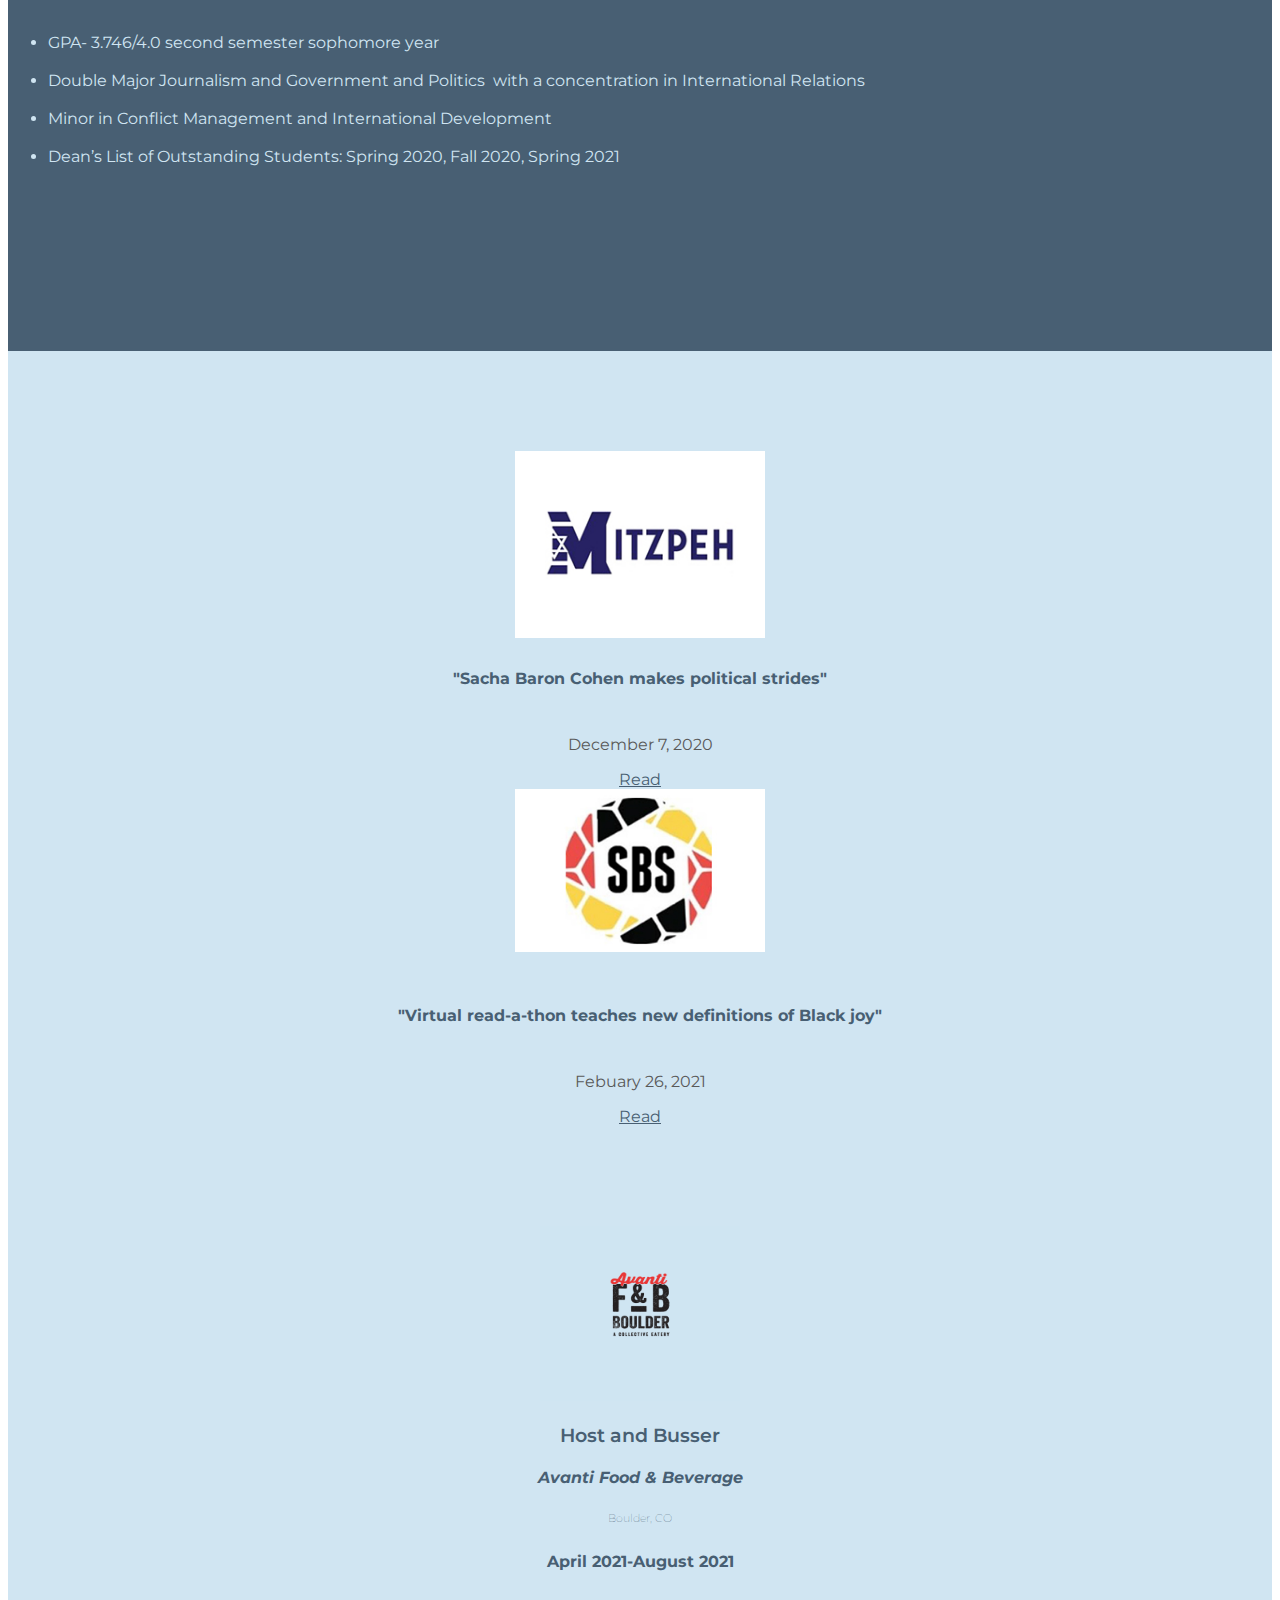
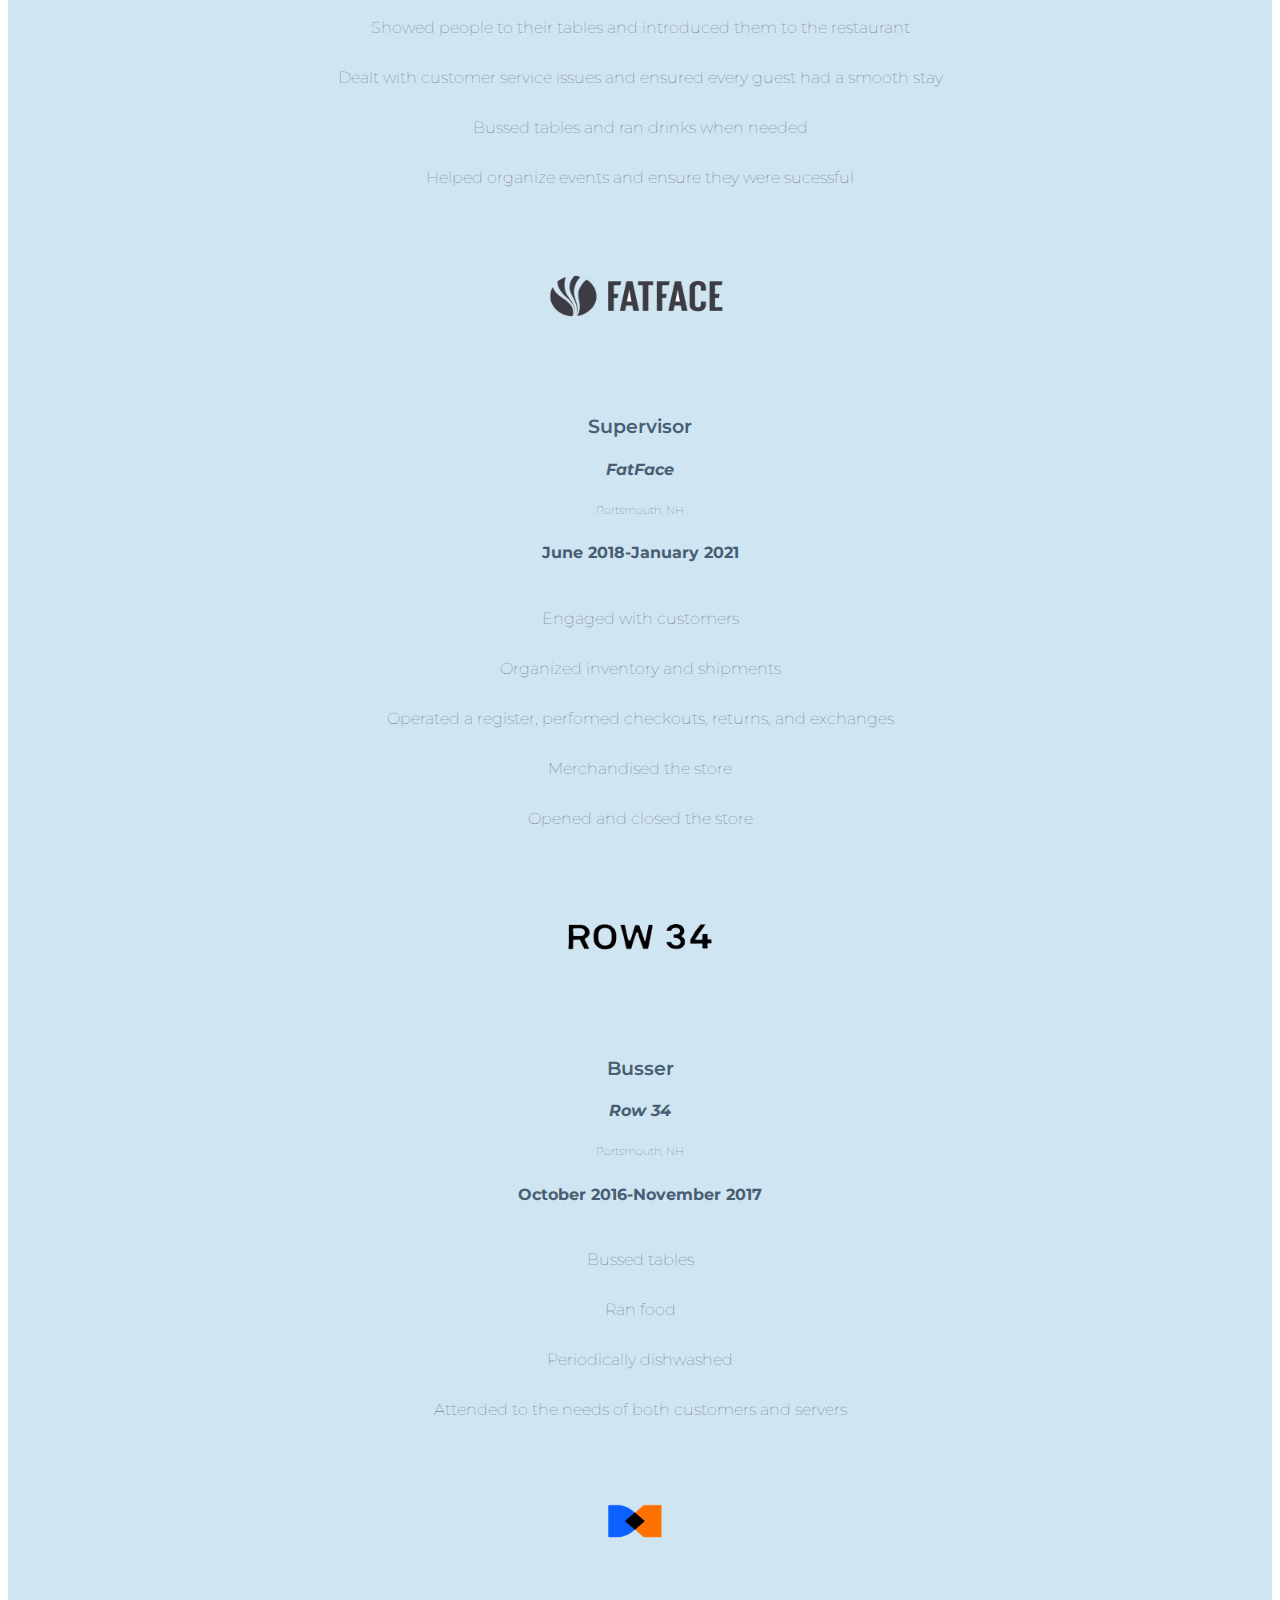
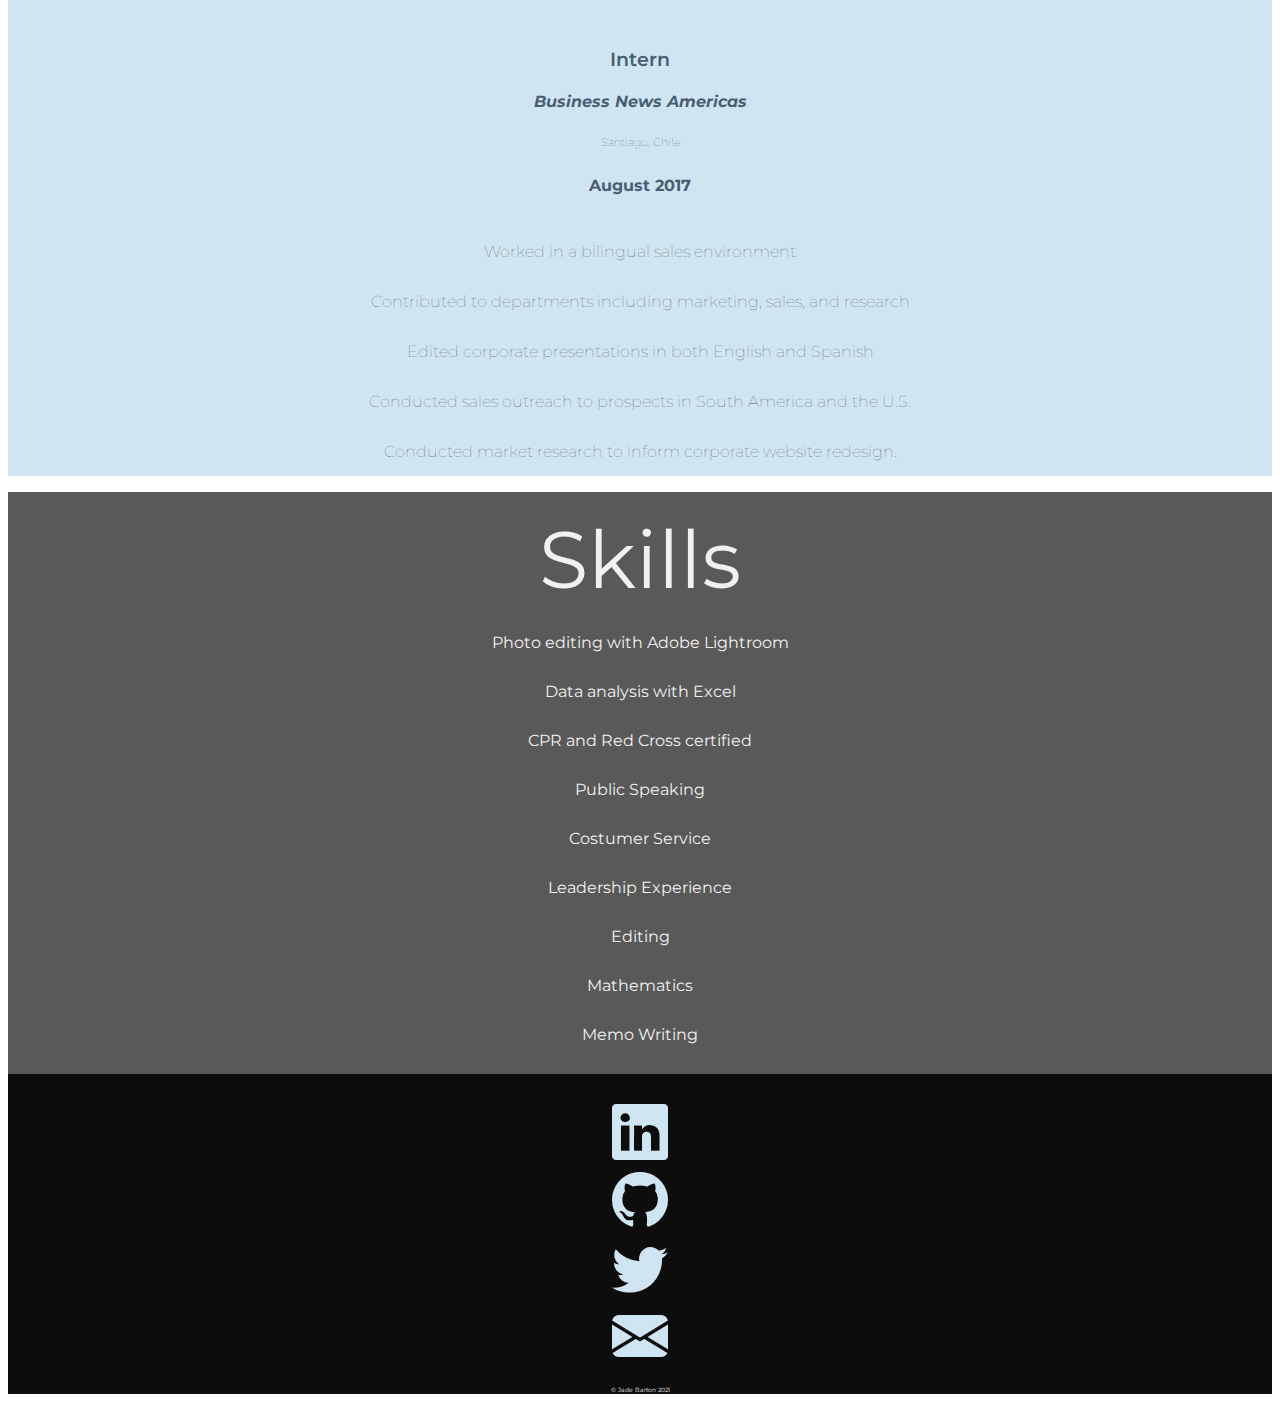
<file: resume/jade-barton-resume.html>
<!DOCTYPE html>

<html lang="en">

<html>

<head>
  <meta charset="utf-8">
  <meta name="viewport" content="width=device-width, initial-scale=1, shrink-to-fit=no">
  <meta name="description" content="Jade Barton's Interactive Resume">
  <meta name="author" content="Jade Barton">


  <!-- Bootstrap CSS and JavaScript -->

  <link href="https://cdn.jsdelivr.net/npm/bootstrap@5.0.1/dist/css/bootstrap.min.css" rel="stylesheet" integrity="sha384-+0n0xVW2eSR5OomGNYDnhzAbDsOXxcvSN1TPprVMTNDbiYZCxYbOOl7+AMvyTG2x" crossorigin="anonymous">

  <script src="https://cdn.jsdelivr.net/npm/bootstrap@5.0.1/dist/js/bootstrap.bundle.min.js" integrity="sha384-gtEjrD/SeCtmISkJkNUaaKMoLD0//ElJ19smozuHV6z3Iehds+3Ulb9Bn9Plx0x4" crossorigin="anonymous"></script>

  <link rel="stylesheet" href="https://cdn.jsdelivr.net/npm/bootstrap-icons@1.5.0/font/bootstrap-icons.css">

  <!--costum CSS-->
  <link rel="stylesheet" type="text/css" href="style.css">

  <!--font links-->
  <link href="https://fonts.googleapis.com/css2?family=Montserrat:ital,wght@0,200;0,400;0,600;0,700;1,500&display=swap" rel="stylesheet">


  <title> Jade Barton's Resume </title>

</head>

<body>
<!--Navbar begin-->
  <nav class="navbar sticky-top navbar-expand-lg navbar-light bg-light navbar-expand">
      <div class="container-fluid">
      <div class="collapse navbar-collapse" id="navbarSupportedContent">

        <ul class="navbar-nav me-auto mb-2 mb-lg-0">
          <li class="nav-item">
            <a class="nav-link active" aria-current="page" href="#">Jade Barton</a>
          </li>

          <li class="nav-item">
            <a class="nav-link" href="#bio">About</a>
          </li>

          <li class="nav-item">
            <a class="nav-link" href="#sec1">Education</a>
          </li>
          <li class="nav-item">
            <a class="nav-link" href="#cards">Experience</a>
          </li>
          <li class="nav-item">
            <a class="nav-link" href="#sec3">Skills</a>
          </li>
          <li class="nav-item">
            <a class="nav-link" href="#sec4">Contact</a>
          </li>
        </ul>
      </li>
    </div>
  </div>
  </nav>
<!--Navbar end-->

<!--banner image-->
  <img id="image"src="images/banner.jpg" alt="GW monument"/>

<div id="container">


<!---about section start -->
  <div class="name"> Jade Barton </div>
  <div class="row bio">
    <div class="col-4">
        <img id="profile"src="images/face.jpg" alt="profile pic"/>
    </div>
    <div class="col-8">
        <p><br>Jade is currently a junior undergraduate student at the University of Maryland. She grew up in Portsmouth, NH. Jade has an internship in the Office of International Freedom at the State Department in Spring 2021. She plans on continuing her education in law school after graduating in 2023. Jade enjoys hiking, sewing, and live music in her free time.</p>
    </div>
  </div>
</div>
<!--about section end-->

<!--education start-->
<div class="education" id="sec1">
  <div class="row">
    <div class="col">
      <img id="logo"src="images/logo.png" alt="logo pic"/>
    </div>
    <div class="col">
      <ul>
        <p class="grad">Bachelor of Arts, Journalism, University of Maryland, 2023</p>
        <li class="item">GPA- 3.746/4.0 second semester sophomore year</li>
        <li class="item">Double Major Journalism and Government and Politics  with a concentration in International Relations</li>
        <li class="item"> Minor in Conflict Management and International Development</li>
        <li class="item">Dean’s List of Outstanding Students: 	Spring 2020, Fall 2020, Spring 2021</li>
      </ul>
    </div>
  </div>
</div>
<!--education end-->

<!--link to stories start-->
<div class="row row-cols-1 row-cols-md-2 g-4"id="cards">

  <div class="col">
    <div class="card">
        <img src="images/mitzpeh.jpg" alt="mitzpeh logo" class="card-img-top mitzpeh">
      <div class="card-body">
        <h5 class="card-title">"Sacha Baron Cohen makes political strides"</h5>
        <p class="card-text">December 7, 2020</p>
        <a href="http://umdmitzpeh.com/2020/12/07/sacha-baron-cohen-speaks-out-publicly-and-politically/" class="btn btn-primary" target="_blank">Read</a>
      </div>
    </div>
  </div>

  <div class="col">
    <div class="card">
      <img src="images/sbs.jpg"  class="card-img-top sbs" alt="sbs logo">
      <div class="card-body">
        <h5 class="card-title">"Virtual read-a-thon teaches new definitions of Black joy"</h5>
        <p class="card-text">Febuary 26, 2021</p>
        <a href="https://umdsbs.wordpress.com/2021/02/26/virtual-read-a-thon-teaches-new-definitions-of-black-joy/" class="btn btn-primary" target="_blank">Read</a>
      </div>
    </div>
  </div>

</div>
<!--link to stories end-->

<!--Experience start-->
<div class="experience">
  <div class="row">
    <div class="col">
      <img src="images/avanti.jpg" alt="avanti logo" class="work-logo">
      <h3>Host and Busser</h3>
      <h4 >Avanti Food & Beverage</h4>
      <h6>Boulder, CO </h6>
      <h5 >April 2021-August 2021</h5>
      <p class="work-item">Showed people to their tables and introduced them to the restaurant</p>
      <p class="work-item">Dealt with customer service issues and ensured every guest had a smooth stay</p>
      <p class="work-item">Bussed tables and ran drinks when needed</p>
      <p class="work-item">Helped organize events and ensure they were sucessful</p>

    </div>
    <div class="col">
      <img src="images/fatface.jpg" alt="fatface logo" class="work-logo">
      <h3>Supervisor</h3>
      <h4>FatFace</h4>
      <h6>Portsmouth, NH </h6>
      <h5>June 2018-January 2021</h5>
      <p class="work-item">Engaged with customers</p>
      <p class="work-item">Organized inventory and shipments</p>
      <p class="work-item">Operated a register, perfomed checkouts, returns, and exchanges</p>
      <p class="work-item">Merchandised the store</p>
      <p class="work-item">Opened and closed the store</p>

    </div>
  </div>
  <div class="row">
    <div class="col">
      <img src="images/row.jpg" alt="row 34 logo" class="work-logo">
      <h3>Busser</h3>
      <h4>Row 34</h4>
      <h6>Portsmouth, NH</h6>
      <h5>October 2016-November 2017</h5>
      <p class="work-item">Bussed tables</p>
      <p class="work-item">Ran food</p>
      <p class="work-item">Periodically dishwashed</p>
      <p class="work-item">Attended to the needs of both customers and servers</p>
    </div>

    <div class="col">
            <img src="images/bn.jpg" alt="bn americas logo" class="work-logo">
            <h3>Intern</h3>
            <h4>Business News Americas</h4>
            <h6> Santiago, Chile</h6>
            <h5>August 2017</h5>
            <p class="work-item">Worked in a bilingual sales environment</p>
            <p class="work-item">Contributed to departments including marketing, sales, and research</p>
            <p class="work-item">Edited corporate presentations in both English and Spanish</p>
            <p class="work-item">Conducted sales outreach to prospects in South America and the U.S.</p>
            <p class="work-item">Conducted market research to inform corporate website redesign.</p>
    </div>
  </div>
</div>
<!--experience end-->

<!--skills start-->
<div class="skills" id="sec3">
  <div class="container">
    <div class="row" id="skill-header">
      <div class="col">
        Skills
      </div>
    </div>
    <div class="row">
      <div class="col skill-item">
        Photo editing with Adobe Lightroom
      </div>
      <div class="col skill-item">
        Data analysis with Excel
      </div>
      <div class="col skill-item">
        CPR and Red Cross certified
      </div>
    </div>
    <div class="row">
      <div class="col skill-item">
        Public Speaking
      </div>
      <div class="col skill-item">
        Costumer Service
      </div>
      <div class="col skill-item">
        Leadership Experience
      </div>
    </div>
    <div class="row">
      <div class="col skill-item">
        Editing
      </div>
      <div class="col skill-item">
        Mathematics
      </div>
      <div class="col skill-item">
        Memo Writing
      </div>
    </div>
  </div>
<!--skills end-->

<!--contact details start-->
<div class="contact" id="sec4">
  <div class="row">
    <div class="col">
      <a href="https://www.linkedin.com/in/jade-barton-2327b3162/" target="_blank"><i class="bi hi bi-linkedin"></i></a>
    </div>
    <div class="col">
      <a href="https://github.com/jbarton7" target="_blank"><i class="bi hi bi-github"></i></a>
    </div>
    <div class="col">
      <a href="https://twitter.com/jadecbarton7" target="_blank"><i class="bi hi bi-twitter"></i></a>
    </div>
    <div class="col">
      <a href="mailto:jbarton6@umd.edu" target="_blank"><i class="bi bi-envelope-fill"></i></a>
    </div>
  </div>
</div>

<!--contact details end-->

<!--foooter-->
<footer class="footer mt-auto py-3" id="footer">

 <div class="container footer">

   <span>&copy Jade Barton 2021</span>

 </div>

</footer>

</div>
</body>
</html>
</file>
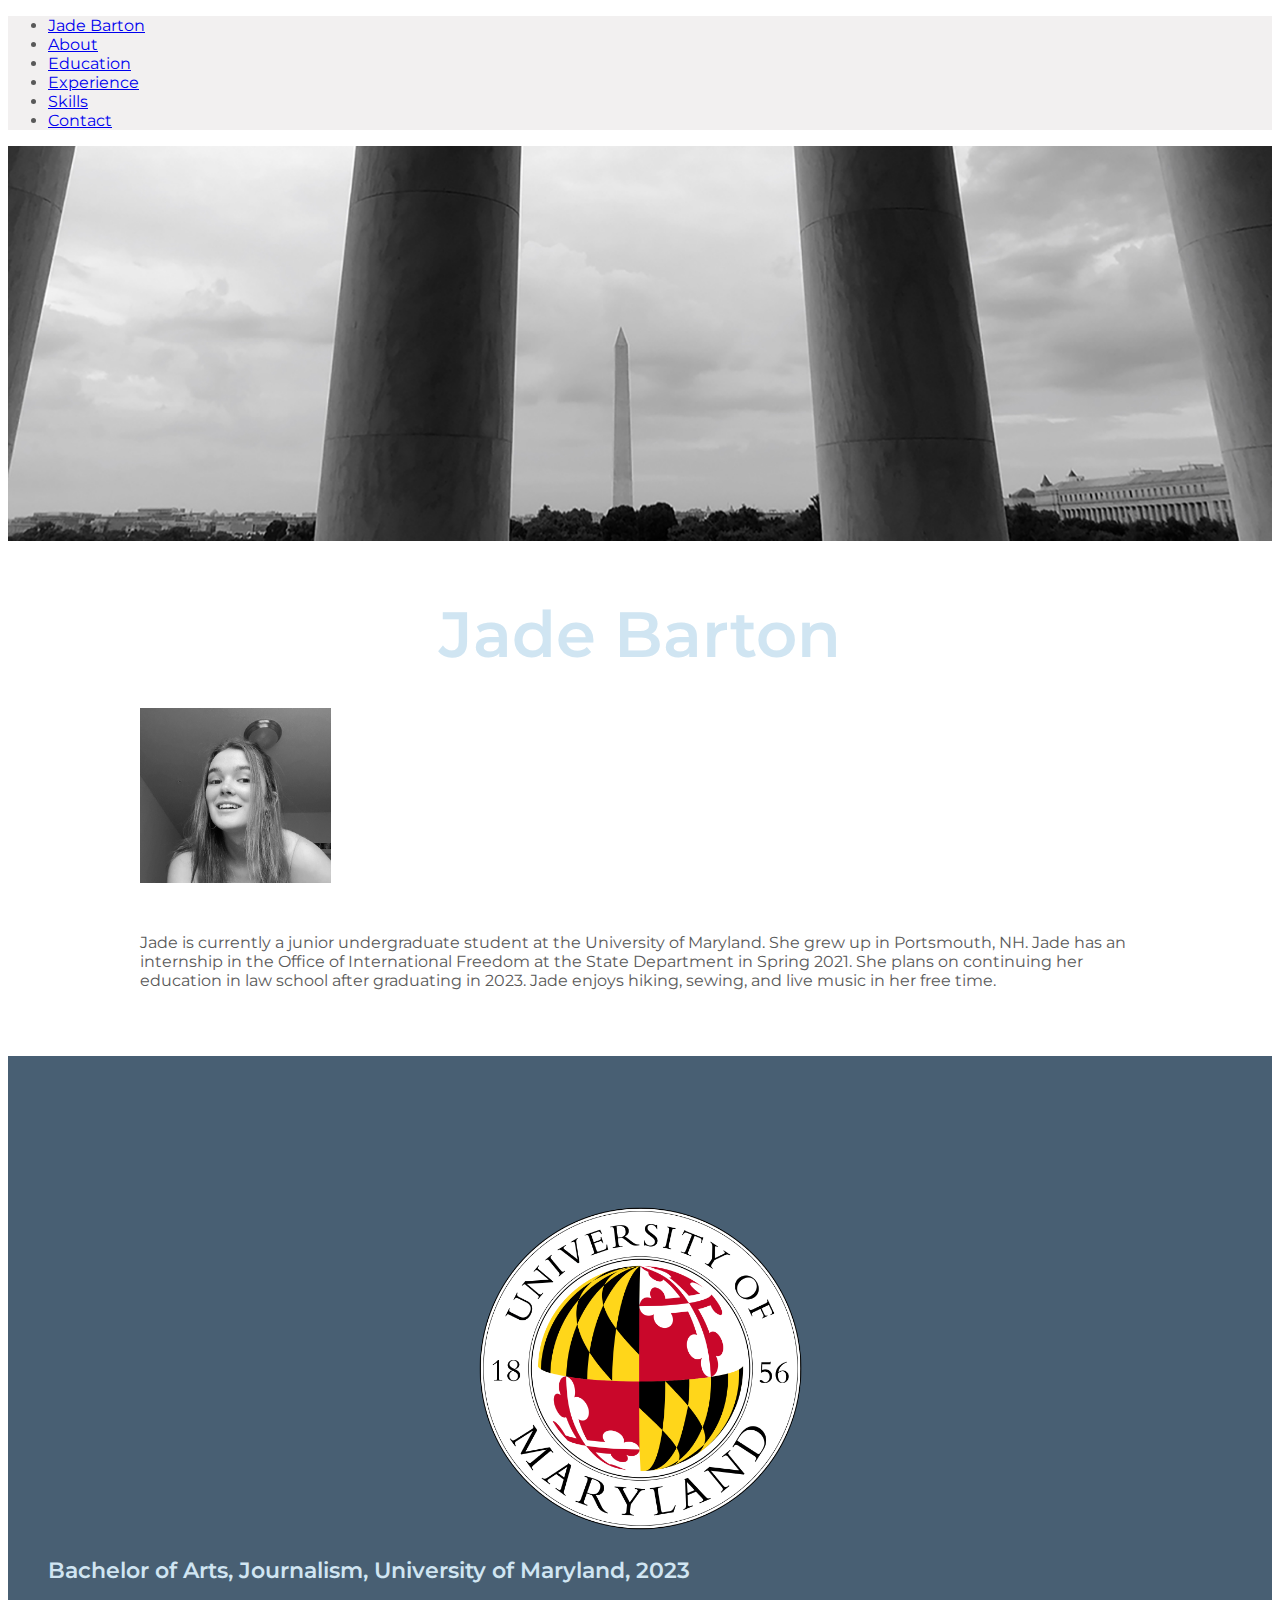
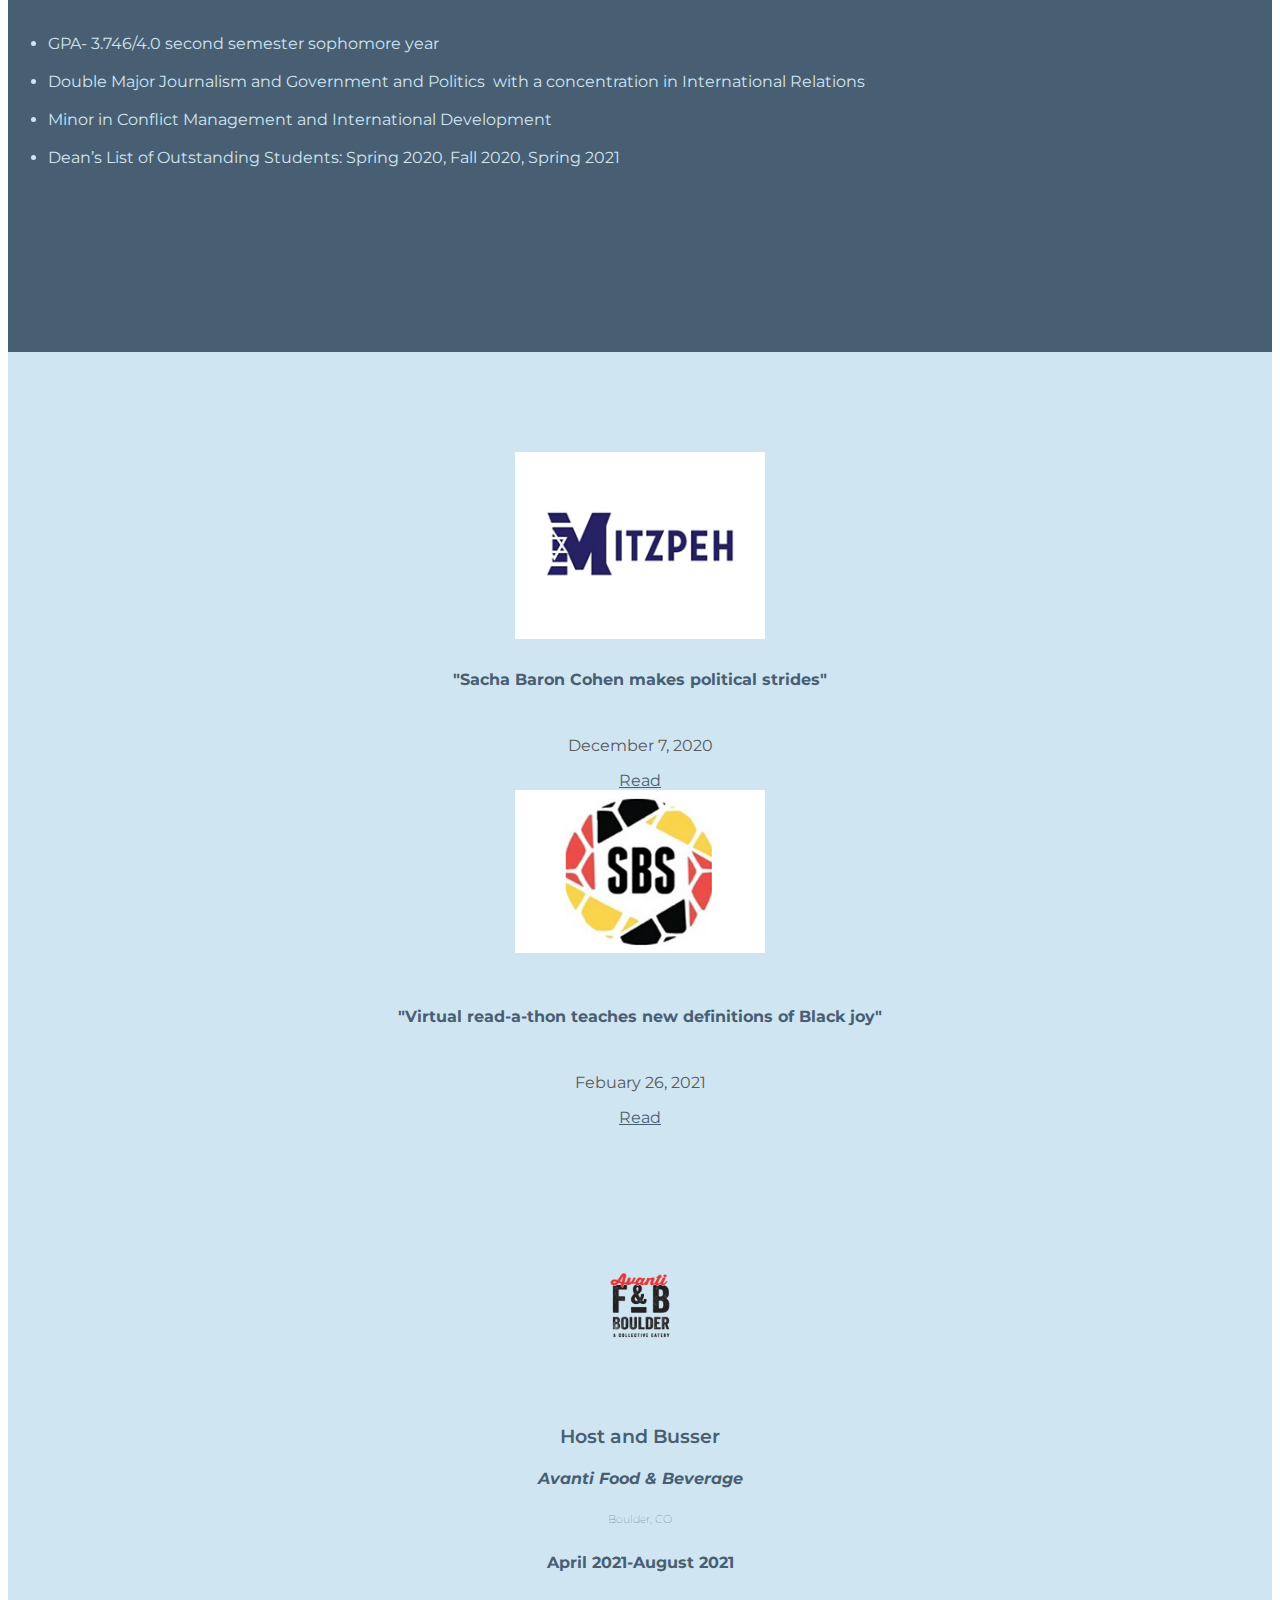
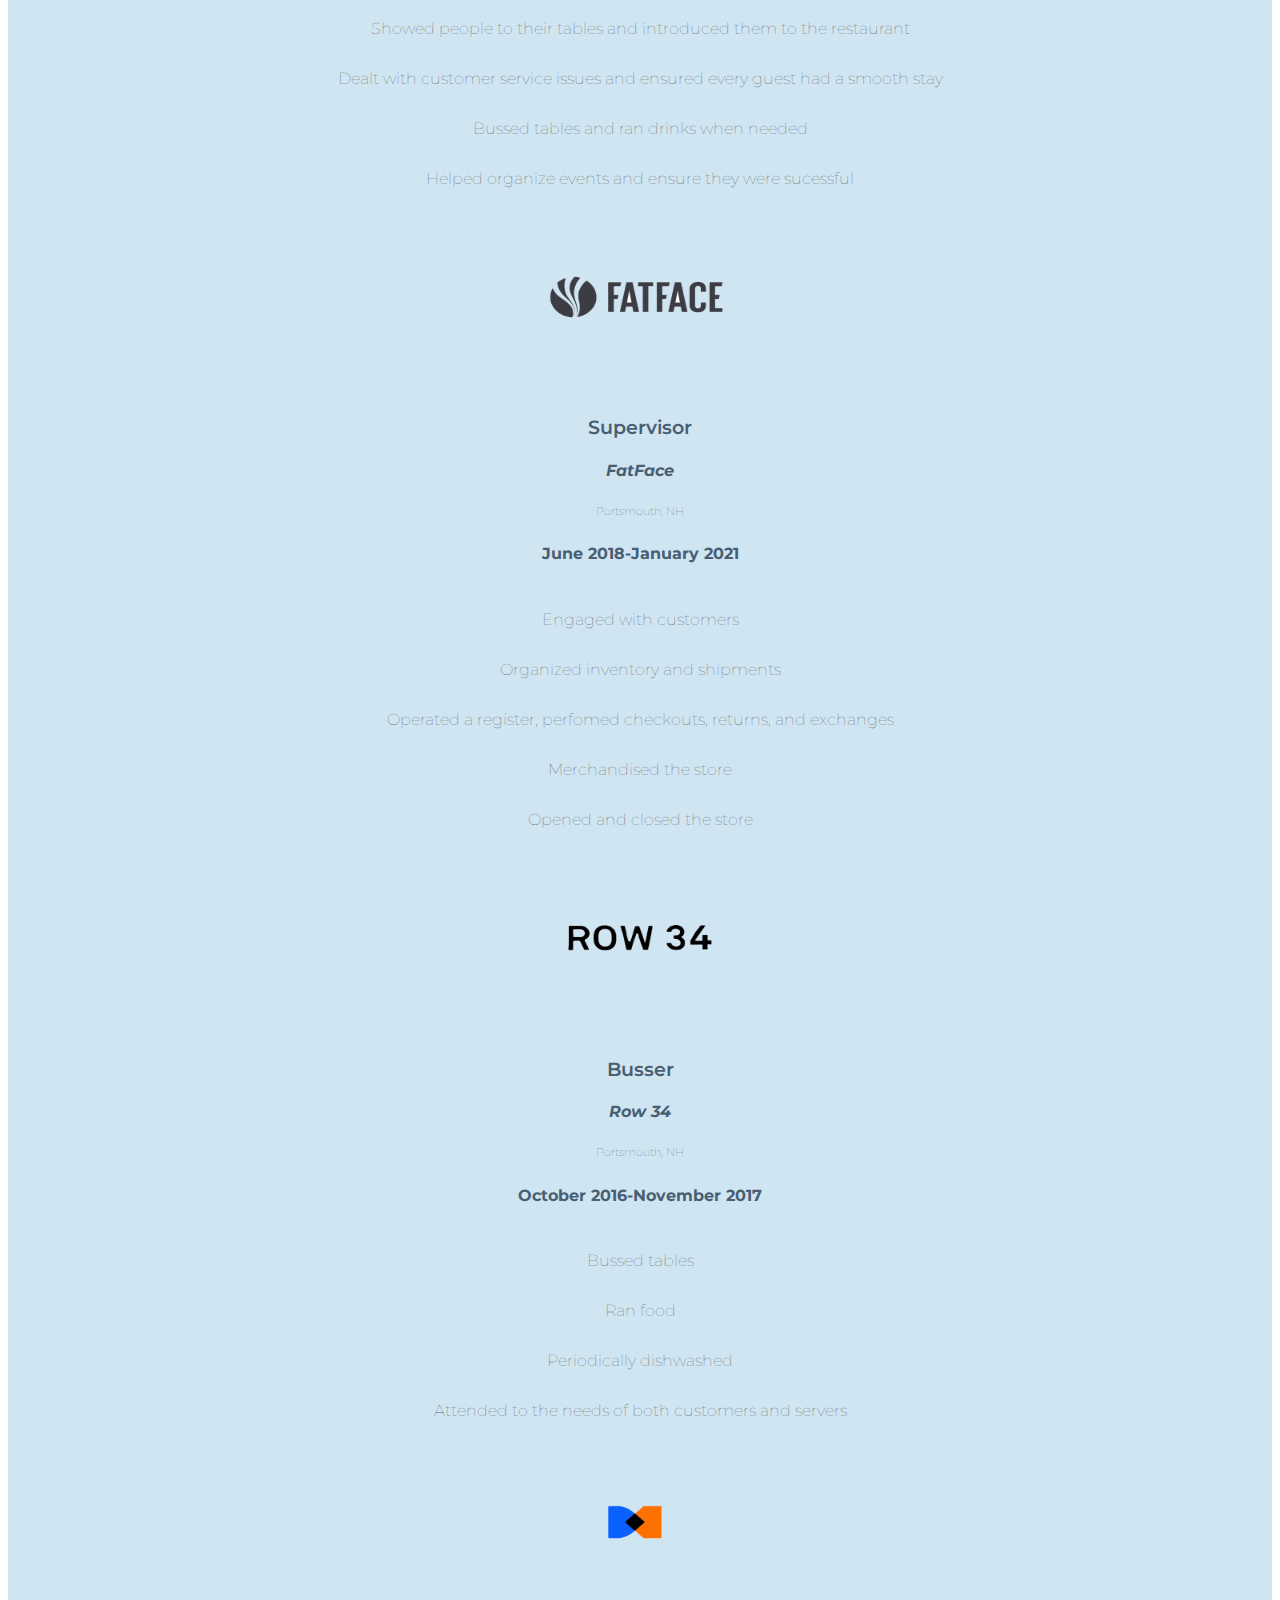
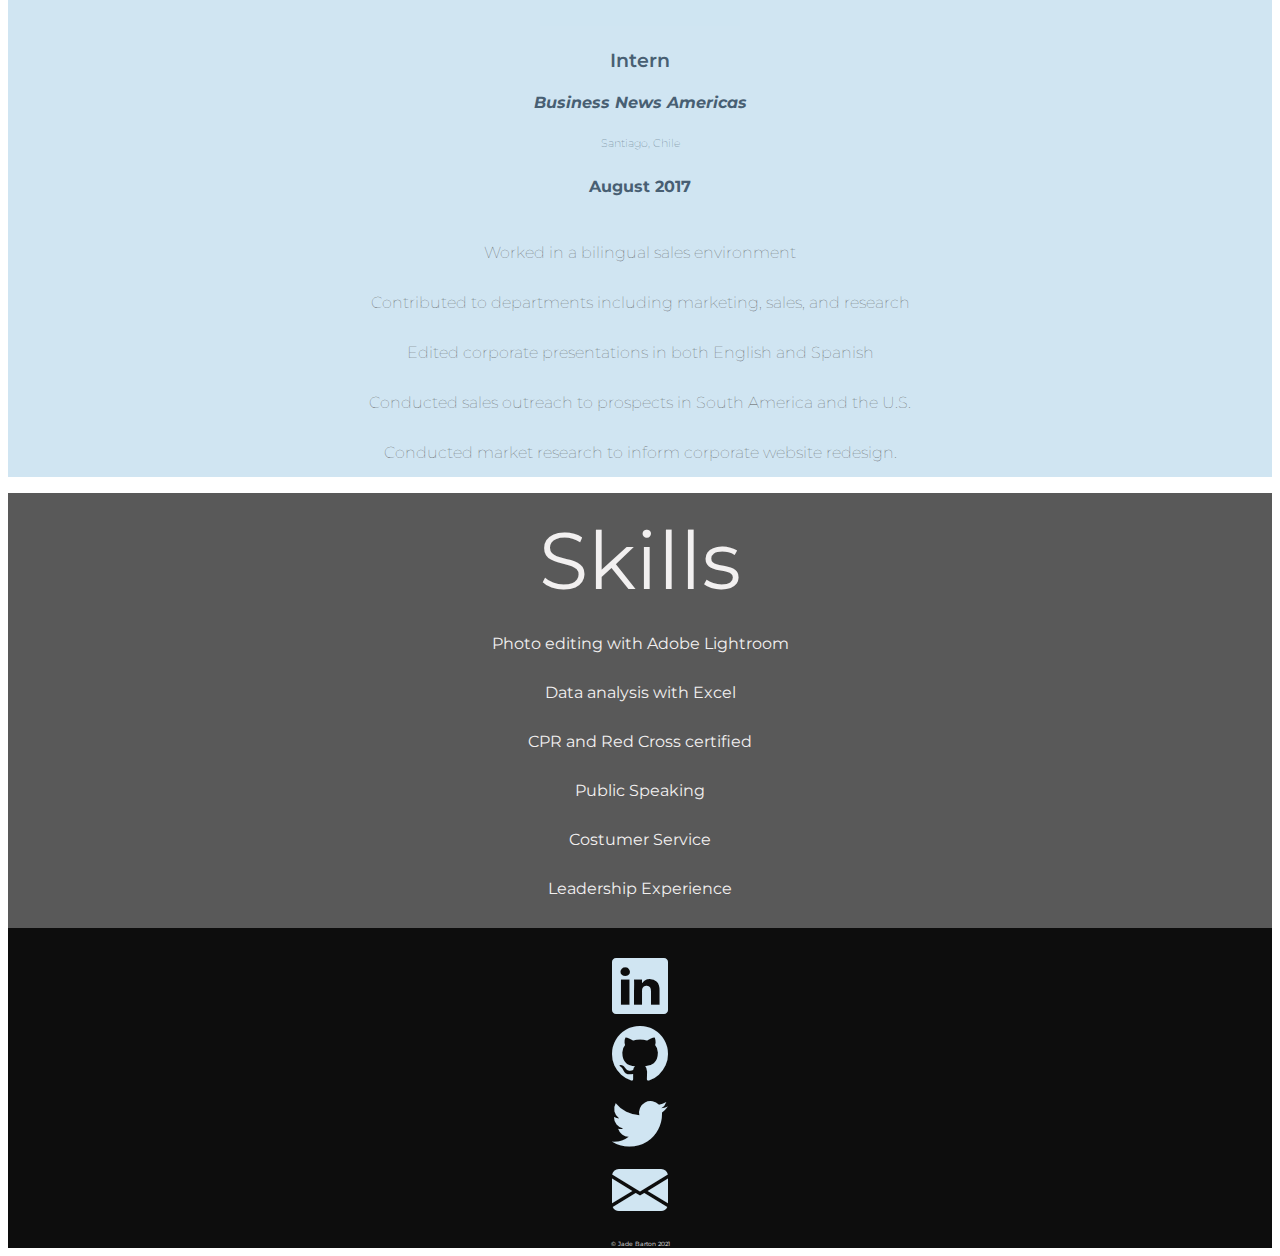
<file: resume/jade_resume.html>
<!DOCTYPE html>

<html lang="en">

<html>

<head>
  <meta charset="utf-8">
  <meta name="viewport" content="width=device-width, initial-scale=1, shrink-to-fit=no">
  <meta name="description" content="Jade Barton's Interactive Resume">
  <meta name="author" content="Jade Barton">


  <!-- Bootstrap CSS and JavaScript -->

  <link href="https://cdn.jsdelivr.net/npm/bootstrap@5.0.1/dist/css/bootstrap.min.css" rel="stylesheet" integrity="sha384-+0n0xVW2eSR5OomGNYDnhzAbDsOXxcvSN1TPprVMTNDbiYZCxYbOOl7+AMvyTG2x" crossorigin="anonymous">

  <script src="https://cdn.jsdelivr.net/npm/bootstrap@5.0.1/dist/js/bootstrap.bundle.min.js" integrity="sha384-gtEjrD/SeCtmISkJkNUaaKMoLD0//ElJ19smozuHV6z3Iehds+3Ulb9Bn9Plx0x4" crossorigin="anonymous"></script>

  <link rel="stylesheet" href="https://cdn.jsdelivr.net/npm/bootstrap-icons@1.5.0/font/bootstrap-icons.css">

  <!--costum CSS-->
  <link rel="stylesheet" type="text/css" href="style.css">

  <!--font links-->
  <link href="https://fonts.googleapis.com/css2?family=Open+Sans:wght@400;600;700&display=swap" rel="stylesheet">
  <link href="https://fonts.googleapis.com/css2?family=Montserrat:ital,wght@0,200;0,400;0,600;0,700;1,500&display=swap" rel="stylesheet">


  <title> Jade Barton's Resume </title>


</head>

<body>
<!--Navbar begin-->
  <nav class="navbar sticky-top navbar-expand-lg navbar-light bg-light">

      <div class="collapse navbar-collapse" id="navbarSupportedContent">

        <ul class="navbar-nav me-auto mb-2 mb-lg-0">
          <li class="nav-item">
            <a class="nav-link active" aria-current="page" href="#">Jade Barton</a>
          </li>

          <li class="nav-item">
            <a class="nav-link" href="#bio">About</a>
          </li>

          <li class="nav-item">
            <a class="nav-link" href="#sec1">Education</a>
          </li>
          <li class="nav-item">
            <a class="nav-link" href="#cards">Experience</a>
          </li>
          <li class="nav-item">
            <a class="nav-link" href="#sec3">Skills</a>
          </li>
          <li class="nav-item">
            <a class="nav-link" href="#sec4">Contact</a>
          </li>
        </ul>

      </li>
    </div>
  </nav>
<!--Navbar end-->

<!--banner image-->
  <img id="image"src="images/banner.jpg" alt="GW monument"/>

<div id="container">


<!---about section start -->
  <div id= "bio" class="name"> Jade Barton </div>
  <div class="row">
    <div class="col-4">
        <img id="profile"src="images/face.jpg" alt="profile pic"/>
    </div>
    <div id ="description"class="col-8">
        <p>Jade is currently a junior undergraduate student at the University of Maryland. She grew up in Portsmouth, NH. Jade has an internship in the Office of International Freedom at the State Department in Spring 2021. She plans on continuing her education in law school after graduating in 2023. Jade enjoys hiking, sewing, and live music in her free time.</p>
    </div>
  </div>
</div>
<!--about section end-->

<!--education start-->
<div class="education" id="sec1">
  <div class="row">
    <div class="col">
      <img id="logo"src="images/logo.png" alt="logo pic"/>
    </div>
    <div class="col">
      <ul>
        <p class="grad">Bachelor of Arts, Journalism, University of Maryland, 2023</p>
        <li class="item">GPA- 3.746/4.0 second semester sophomore year</li>
        <li class="item">Double Major Journalism and Government and Politics  with a concentration in International Relations</li>
        <li class="item"> Minor in Conflict Management and International Development</li>
        <li class="item">Dean’s List of Outstanding Students: 	Spring 2020, Fall 2020, Spring 2021</li>
      </ul>
    </div>
  </div>
</div>
<!--education end-->

<!--link to stories start-->
<div class="row row-cols-1 row-cols-md-2 g-4"id="cards">

  <div class="col">
    <div class="card">
        <img src="images/mitzpeh.jpg" alt="mitzpeh logo" class="card-img-top mitzpeh">
      <div class="card-body">
        <h5 class="card-title">"Sacha Baron Cohen makes political strides"</h5>
        <p class="card-text">December 7, 2020</p>
        <a href="http://umdmitzpeh.com/2020/12/07/sacha-baron-cohen-speaks-out-publicly-and-politically/" class="btn btn-primary" target="_blank">Read</a>
      </div>
    </div>
  </div>

  <div class="col">
    <div class="card">
      <img src="images/sbs.jpg"  class="card-img-top sbs" alt="sbs logo">
      <div class="card-body">
        <h5 class="card-title">"Virtual read-a-thon teaches new definitions of Black joy"</h5>
        <p class="card-text">Febuary 26, 2021</p>
        <a href="https://umdsbs.wordpress.com/2021/02/26/virtual-read-a-thon-teaches-new-definitions-of-black-joy/" class="btn btn-primary" target="_blank">Read</a>
      </div>
    </div>
  </div>

</div>
<!--link to stories end-->

<!--Experience start-->
<div class="experience">
  <div class="row">
    <div class="col">
      <img src="images/avanti.jpg" alt="avanti logo" class="work-logo">
      <h3>Host and Busser</h3>
      <h4 >Avanti Food & Beverage</h4>
      <h6>Boulder, CO </h6>
      <h5 >April 2021-August 2021</h5>
      <p class="work-item">Showed people to their tables and introduced them to the restaurant</p>
      <p class="work-item">Dealt with customer service issues and ensured every guest had a smooth stay</p>
      <p class="work-item">Bussed tables and ran drinks when needed</p>
      <p class="work-item">Helped organize events and ensure they were sucessful</p>

    </div>
    <div class="col">
      <img src="images/fatface.jpg" alt="fatface logo" class="work-logo">
      <h3>Supervisor</h3>
      <h4>FatFace</h4>
      <h6>Portsmouth, NH </h6>
      <h5>June 2018-January 2021</h5>
      <p class="work-item">Engaged with customers</p>
      <p class="work-item">Organized inventory and shipments</p>
      <p class="work-item">Operated a register, perfomed checkouts, returns, and exchanges</p>
      <p class="work-item">Merchandised the store</p>
      <p class="work-item">Opened and closed the store</p>

    </div>
  </div>
  <div class="row">
    <div class="col">
      <img src="images/row.jpg" alt="row 34 logo" class="work-logo">
      <h3>Busser</h3>
      <h4>Row 34</h4>
      <h6>Portsmouth, NH</h6>
      <h5>October 2016-November 2017</h5>
      <p class="work-item">Bussed tables</p>
      <p class="work-item">Ran food</p>
      <p class="work-item">Periodically dishwashed</p>
      <p class="work-item">Attended to the needs of both customers and servers</p>
    </div>

    <div class="col">
            <img src="images/bn.jpg" alt="bn americas logo" class="work-logo">
            <h3>Intern</h3>
            <h4>Business News Americas</h4>
            <h6> Santiago, Chile</h6>
            <h5>August 2017</h5>
            <p class="work-item">Worked in a bilingual sales environment</p>
            <p class="work-item">Contributed to departments including marketing, sales, and research</p>
            <p class="work-item">Edited corporate presentations in both English and Spanish</p>
            <p class="work-item">Conducted sales outreach to prospects in South America and the U.S.</p>
            <p class="work-item">Conducted market research to inform corporate website redesign.</p>
    </div>
  </div>
</div>
<!--experience end-->

<!--skills start-->
<div class="skills" id="sec3">
  <div class="container">
    <div class="row" id="skill-header">
      <div class="col">
        Skills
      </div>
    </div>
    <div class="row">
      <div class="col skill-item">
        Photo editing with Adobe Lightroom
      </div>
      <div class="col skill-item">
        Data analysis with Excel
      </div>
      <div class="col skill-item">
        CPR and Red Cross certified
      </div>
    </div>
    <div class="row">
      <div class="col skill-item">
        Public Speaking
      </div>
      <div class="col skill-item">
        Costumer Service
      </div>
      <div class="col skill-item">
        Leadership Experience
      </div>
    </div>
  </div>
<!--skills end-->

<!--contact details start-->
<div class="contact" id="sec4">
  <div class="row">
    <div class="col">
      <a href="https://www.linkedin.com/in/jade-barton-2327b3162/" target="_blank"><i class="bi hi bi-linkedin"></i></a>
    </div>
    <div class="col">
      <a href="https://github.com/jbarton7" target="_blank"><i class="bi hi bi-github"></i></a>
    </div>
    <div class="col">
      <a href="https://twitter.com/jadecbarton7" target="_blank"><i class="bi hi bi-twitter"></i></a>
    </div>
    <div class="col">
      <a href="mailto:jbarton6@umd.edu" target="_blank"><i class="bi bi-envelope-fill"></i></a>
    </div>
  </div>
</div>

<!--contact details end-->

<!--foooter-->
<footer class="footer mt-auto py-3" id="footer">

 <div class="container footer">

   <span>&copy Jade Barton 2021</span>

 </div>

</footer>

</div>
</body>
</html>
</file>
<file: climate-crisis-story/climate-crisis.css>
.headline{
  font-size:3.5em;
  font-weight: 500;
  text-align: left;
  font-family: 'Montserrat', sans-serif;
  padding-top: 20px;
}

.byline{
  font-size: 1em;
  text-transform: uppercase;
  font-family: 'Montserrat', sans-serif;
  text-align:left;
  padding-top: 15px;
  padding-bottom: 10px;
  color:#6B0500;
  font-weight: 700;
}

p{
  font-family: 'Noto Serif', serif;
  line-height: 180%;
  font-size: 1.25em;
}

.chapter-headline{
  font-size: 2em;
  font-weight:600;
  font-family: 'Montserrat', sans-serif;
  color:#AD0900;

}

/*image styles*/
.caption{
  color: #6B0500;
  margin-top: 0px;
  padding-top: 0px;
  font-size: .75em;
  font-style: italic;
  padding-bottom: 9px;
  text-align: left;
  font-weight: 100;
  font-family: 'Montserrat', sans-serif;
}

.image{
  width:100%;
}

#picture{
  text-align: center;
  max-width: 1500px;
}
/*image style ends*/

.graphic{
  padding-top:25px;
  padding-bottom: 30px;
}

.quote{
  font-family: 'Montserrat', sans-serif;
  font-style:italic;
  font-weight: 1500;
  margin-top: 50px;
  margin-bottom: 50px;
  color: #6B0500;
  margin-left: :50px;
  padding-left: 15px;
  border-left: 3px solid #ccc;
  font-size: 4em;
}

.quote-attribute{
  font-size: .25em;
  color:black;
  font-weight: 600;
  font-style: normal;
}

/*splash header start*/
.hero-container{
  position: relative;
  text-align:center;
  color:white;
}

.hero-image{
  width: 100%;
  opacity: .75;
}

.overlay{
  position: absolute;
  top: 20%;
  width:100%;
}

.hero-hed{
font-size: 6.5em;
font-family: 'Noto Serif', serif;
font-weight: 800;
}

.dark-red{
  color:#6B0500;
}

.red{
  color:#AD0900;
}

.hero-sub{
font-family: 'Montserrat', sans-serif;
color:#6B0500;
font-size:1.25em;
font-weight: 800;
}
/*splash header end*/
.amends{
  font-style: italic;
  font-size: .75em;
}

/*accordian styles*/
.sidebar{
  background-color: #AD0900;
  color:white;
  font-family: 'Montserrat', sans-serif;
  border:0px;
  font-size: 1.5em;
  padding-bottom: 20px;
  padding-top:20px;

}

.sidebar-head{
  font-weight: 700;
}
.accordion-button{
  font-weight:700;
  font-family: 'Montserrat', sans-serif;
}

.accordion-body{
  font-family: 'Montserrat', sans-serif;
}

.accordion{
  padding-top: 50px;
  padding-bottom:50px;
  max-width: 800px;
  margin: 0 auto;
}
/*link coding*/
.links{
  font-family: 'Noto Serif', serif;
  padding-bottom: 25px;
  font-weight:bold;
  font-size: 14px;
  padding-top: 20px;
}
a{
  color: #AD0900;
}

a:hover{
  color:#6B0500;
}

a:visited{
  color: black;
}
/*footer*/


#footer{
    background-color: #0D0D0D;
    text-align: center;
}

.footer-text{
  color: white;
}
 /*media quieries */
 @media(max-width: 770px) {
   .hero-hed{
     font-size: 2em;
   }
   p{
     padding-left: 20px;
     padding-right: 20px;
   }
   .quote{
     font-size: 2em;
   }
   .quote-attribute{
     font-size: .5em;
   }

 }
</file>
<file: data-viz-project/final.css>
/*nav bar styles start */
.navbar-brand{
  font-family: 'Montserrat', sans-serif;
}

.dropdown-menu{
  font-family: 'Montserrat', sans-serif;
}
/*nav bar styles end */

/* topper start*/
.hero-container{
  position: relative;
  text-align:center;
  color:white;
}

.hero-image{
  width: 100%;
  opacity: .35;
}

.overlay{
  position: absolute;
  top: 15%;
  width:100%;
}

.hero-hed{
font-size: 7.5em;
font-family: 'Montserrat', sans-serif;
font-weight:300;
color:#01260A;
}

/* topper end*/

.headline{
  font-size:3.75em;
  font-weight: 400;
  text-align: left;
  font-family: 'Montserrat', sans-serif;
  color:#01260A;
  padding-top: 20px;
}

.byline{
  font-size: 1em;
  text-transform: uppercase;
  font-family: 'Montserrat', sans-serif;
  text-align:left;
  color:#014005;
  font-weight: 700;
}

p{
    font-family: 'Noto Serif', serif;
    line-height: 200%;
}

.chapter-headline{
  font-size: 2em;
  font-weight:600;
  font-family: 'Montserrat', sans-serif;
  color:#014005;
}
/*pull quote*/
.quote{
  font-family: 'Montserrat', sans-serif;
  font-weight: 1500;
  margin-top: 50px;
  margin-bottom: 50px;
  color: #014005;
  margin-left: :50px;
  padding-left: 15px;
  border-left: 3px solid #ccc;
  font-size: 3em;
}


/*graphic styles */
.graphic{
  padding-top: 20px;
  padding-bottom: 25px;
}
/* image styles start */
.caption{
  color: grey;
  margin-top: 0px;
  padding-top: 0px;
  font-size: .75em;
  font-style: italic;
  padding-bottom: 9px;
  text-align: left;
  font-weight: 100;
  font-family: 'Montserrat', sans-serif;
}

.image{
  width:100%;
}

#picture{
  text-align: center;
  max-width: 1500px;
}
/* image styles end*/

/*link coding*/
.links{
  font-family: 'Montserrat', sans-serif;
  padding-bottom: 25px;
  font-weight:bold;
  font-size: 14px;
  padding-top: 20px;
}
a{
  color: #014005;
}

a:hover{
  color:light-grey;
}

a:visited{
  color: black;
}

/*footer*/
#footer{
    background-color: #01260A;
    text-align: center;
}

.footer-text{
  color: white;
  font-family: 'Montserrat', sans-serif;
}

/*media quieries */

@media(max-width: 750px) {
  .hero-hed{
    font-size:3em;
  }
    .headline{
      font-size: 2em;
    }
    p{
      padding-left: 20px;
      padding-right: 20px;
    }
    .quote{
      font-size: 2em;
    }

  }
</file>
<file: data-viz/final-graphics.css>
.headline{
  font-size:3em;
  font-weight: 700;
  text-align: center;
  font-family: 'Montserrat', sans-serif;
}

.byline{
  font-size: 1em;
  text-transform: uppercase;
  font-family: 'Montserrat', sans-serif;
  text-align:center;
}

p{
    font-family: 'Montserrat', sans-serif;
    line-height: 180%;
}

.chapter-headline{
  font-size: 2em;
  font-weight:600;
  font-family: 'Montserrat', sans-serif;

}

#caption{
  color: grey;
  margin-top: 0px;
  padding-top: 0px;
  font-style: italic;
  padding-bottom: 9px;
  text-align: left;
  font-weight: 100;
  font-family: 'Montserrat', sans-serif;
}

.image{
  margin: 0 auto;
  text-align: center;
  width:100%;
  max-width:500px;
}

/*footer*/


#footer{
    background-color: #0D0D0D;
    text-align: center;
}

.footer-text{
  color: white;
}
</file>
<file: data-viz/inclass.css>
.headline{
  font-size:3em;
  font-weight: 700;
  text-align: center;
  font-family: 'Montserrat', sans-serif;
}

.byline{
  font-size: 1em;
  text-transform: uppercase;
  font-family: 'Montserrat', sans-serif;
  text-align:center;
}

p{
    font-family: 'Montserrat', sans-serif;
    line-height: 180%;
}

.chapter-headline{
  font-size: 2em;
  font-weight:600;
  font-family: 'Montserrat', sans-serif;

}

#caption{
  color: grey;
  margin-top: 0px;
  padding-top: 0px;
  font-style: italic;
  padding-bottom: 9px;
  text-align: left;
  font-weight: 100;
  font-family: 'Montserrat', sans-serif;
}

.image{
  margin: 0 auto;
  text-align: center;
  width:100%;
  max-width:500px;
}

/*footer*/


#footer{
    background-color: #0D0D0D;
    text-align: center;
}

.footer-text{
  color: white;
}
</file>
<file: final/final.css>
/*nav bar styles start */
.nav-item{
  color:#01260A;
}

.navbar-brand{
  font-family: 'Montserrat', sans-serif;
}

.dropdown-menu{
  font-family: 'Montserrat', sans-serif;
}
/*nav bar styles end */

/* topper start*/
.hero-container{
  position: relative;
  text-align:center;
  color:white;
}

.hero-image{
  width: 100%;
  opacity: .35;
}

.overlay{
  position: absolute;
  top: 15%;
  width:100%;
}

.hero-hed{
font-size: 7.5em;
font-family: 'Montserrat', sans-serif;
font-weight:300;
color:#01260A;

}

/* topper end*/

.headline{
  font-size:3.75em;
  font-weight: 400;
  text-align: left;
  font-family: 'Montserrat', sans-serif;
  color:#01260A;
  padding-top: 20px;
}

.byline{
  font-size: 1em;
  text-transform: uppercase;
  font-family: 'Montserrat', sans-serif;
  text-align:left;
  color:#014005;
  font-weight: 700;
}

p{
    font-family: 'Noto Serif', serif;
    line-height: 200%;
}

.chapter-headline{
  font-size: 2em;
  font-weight:600;
  font-family: 'Montserrat', sans-serif;
  color:#014005;
}
/*pull quote*/
.quote{
  font-family: 'Montserrat', sans-serif;
  font-weight: 1500;
  margin-top: 50px;
  margin-bottom: 50px;
  color: #014005;
  margin-left: :50px;
  padding-left: 15px;
  border-left: 3px solid #ccc;
  font-size: 3em;
}


/*graphic styles */
.graphic{
  padding-top: 20px;
  padding-bottom: 25px;
}
/* image styles start */
.caption{
  color: grey;
  margin-top: 0px;
  padding-top: 0px;
  font-size: .75em;
  font-style: italic;
  padding-bottom: 9px;
  text-align: left;
  font-weight: 100;
  font-family: 'Montserrat', sans-serif;
}

.image{
  width:100%;
}

#picture{
  text-align: center;
  max-width: 1500px;
}
/* image styles end*/

/*link coding*/
.links{
  font-family: 'Montserrat', sans-serif;
  padding-bottom: 25px;
  font-weight:bold;
  font-size: 14px;
  padding-top: 20px;
}
a{
  color: #014005;
}

a:hover{
  color:light-grey;
}

a:visited{
  color: black;
}

/*footer*/
#footer{
    background-color: #01260A;
    text-align: center;
}

.footer-text{
  color: white;
  font-family: 'Montserrat', sans-serif;
}

/*media quieries */

@media(max-width: 750px) {
  .hero-hed{
    font-size:4em;
  }
    .headline{
      font-size: 2em;
    }
    p{
      padding-left: 20px;
      padding-right: 20px;
    }
    .quote{
      font-size: 2em;
    }
    .quote-attribute{
      font-size: .5em;
    }

  }
</file>
<file: html-frame/css-style.css>
.headline{
  font-size:3em;
  font-weight: 700;
  text-align: center;
  font-family: 'Montserrat', sans-serif;
}

.byline{
  font-size: 1em;
  text-transform: uppercase;
  font-family: 'Montserrat', sans-serif;
  text-align:center;
}

p{
    font-family: 'Montserrat', sans-serif;
    line-height: 180%;
}

.chapter-headline{
  font-size: 2em;
  font-weight:600;
  font-family: 'Montserrat', sans-serif;

}

#caption{
  color: grey;
  margin-top: 0px;
  padding-top: 0px;
  font-style: italic;
  padding-bottom: 9px;
  text-align: left;
  font-weight: 100;
  font-family: 'Montserrat', sans-serif;
}

.image{
  margin: 0 auto;
  text-align: center;
  width:100%;
  max-width:500px;
}

/*footer*/


#footer{
    background-color: #0D0D0D;
    text-align: center;
}

.footer-text{
  color: white;
}
</file>
<file: resume/style.css>
/*styles for my resume */
.col{
  text-align:center;
}

body{
  font-family: 'Montserrat', sans-serif;
  font-size: 1em;
  color: #595959;
  font-weight:400;
  }

#container{
  width:100%;
  max-width: 1000px;
  margin:0 auto;
  padding-bottom: 50px;
  }

/*navbar styles*/
.nav-item{
  font-family: 'Montserrat', sans-serif;
}

.navbar-light{
  background-color: #F2F0F0;
}

/*top image styles*/

#image{
  width:100%;
  max-height:500px;
}

/*bio styles */
#profile{
  max-width:100%;
  max-height:175px;
  padding-bottom: 10px;
}
.name{
  font-size: 4em;
  font-weight: 600;
  text-align:center;
  color: #D0E5F2;
  margin:0 auto;
  padding-top: 50px;
  padding-bottom: 35px;
}

#description{
  padding-top: 20px;
}

/*education section styles*/
.education{
  margin: 0 auto;
  background-color: #485F73;
  color:#D0E5F2;
  padding-top: 150px;
  padding-bottom:150px;
}

#logo{
  width:100%;
  max-width:325px;
}

.grad{
  font-size: 1.35em;
  font-weight: 600;
  padding-bottom: 30px;
  text-align: left;
}

.item{
  text-align: left;
  padding-bottom: 19px;
  font-size: 1em;
}

/*style for stories */
#cards{
  padding-top:100px;
  padding-bottom:100px;
  background-color: #D0E5F2;
  margin:0 auto;
}
.card-img-top{
  width:100%;
  max-width:250px;
  max-height: 200px;
}

.sbs{
  padding-bottom: 24px;
  margin:0 auto;
}

.mitzpeh{
  margin:0 auto;
}

.btn-primary{
  background-color: #D0E5F2;
  color:#485F73;
  border: 0;
}

/*style for experience*/
.experience{
  background-color: #D0E5F2;
  margin:0 auto;
  padding-left: 10px;
  padding-right: 10px
}

h3{
  font-weight:600;
  color:#485F73;
}

h4{
  font-style: italic;
  color:#485F73;
}

h5{
color:#485F73;
font-size: 1em;
padding-bottom: 20px;
}

h6{
color:#485F73;
font-weight: 100;
}

.work-logo{
  width:100%;
  max-height:175px;
  max-width:200px;
}

.work-item{
  padding-bottom: 15px;
  text-align: center;
  font-weight: 100;
}
/*style for skills*/
.skills{
  background-color: #595959;
  color: #F2F0F0;
}

#skill-header{
  padding-top:20px;
  padding-bottom: 25px;
  line-height: 120%;
  font-size: 5em;
}

.skill-item{
  padding-bottom: 30px;
}

/*style for contact*/
.contact{
  padding-top: 25px;
  padding-bottom: 15px;
  background-color: #0D0D0D
}

.bi{
  color:#D0E5F2;
  font-size: 3.5em;
}

/*footer*/
.footer{
  font-size: .4em;
  text-align: center;
}

#footer{
    background-color: #0D0D0D;
}
</file>
